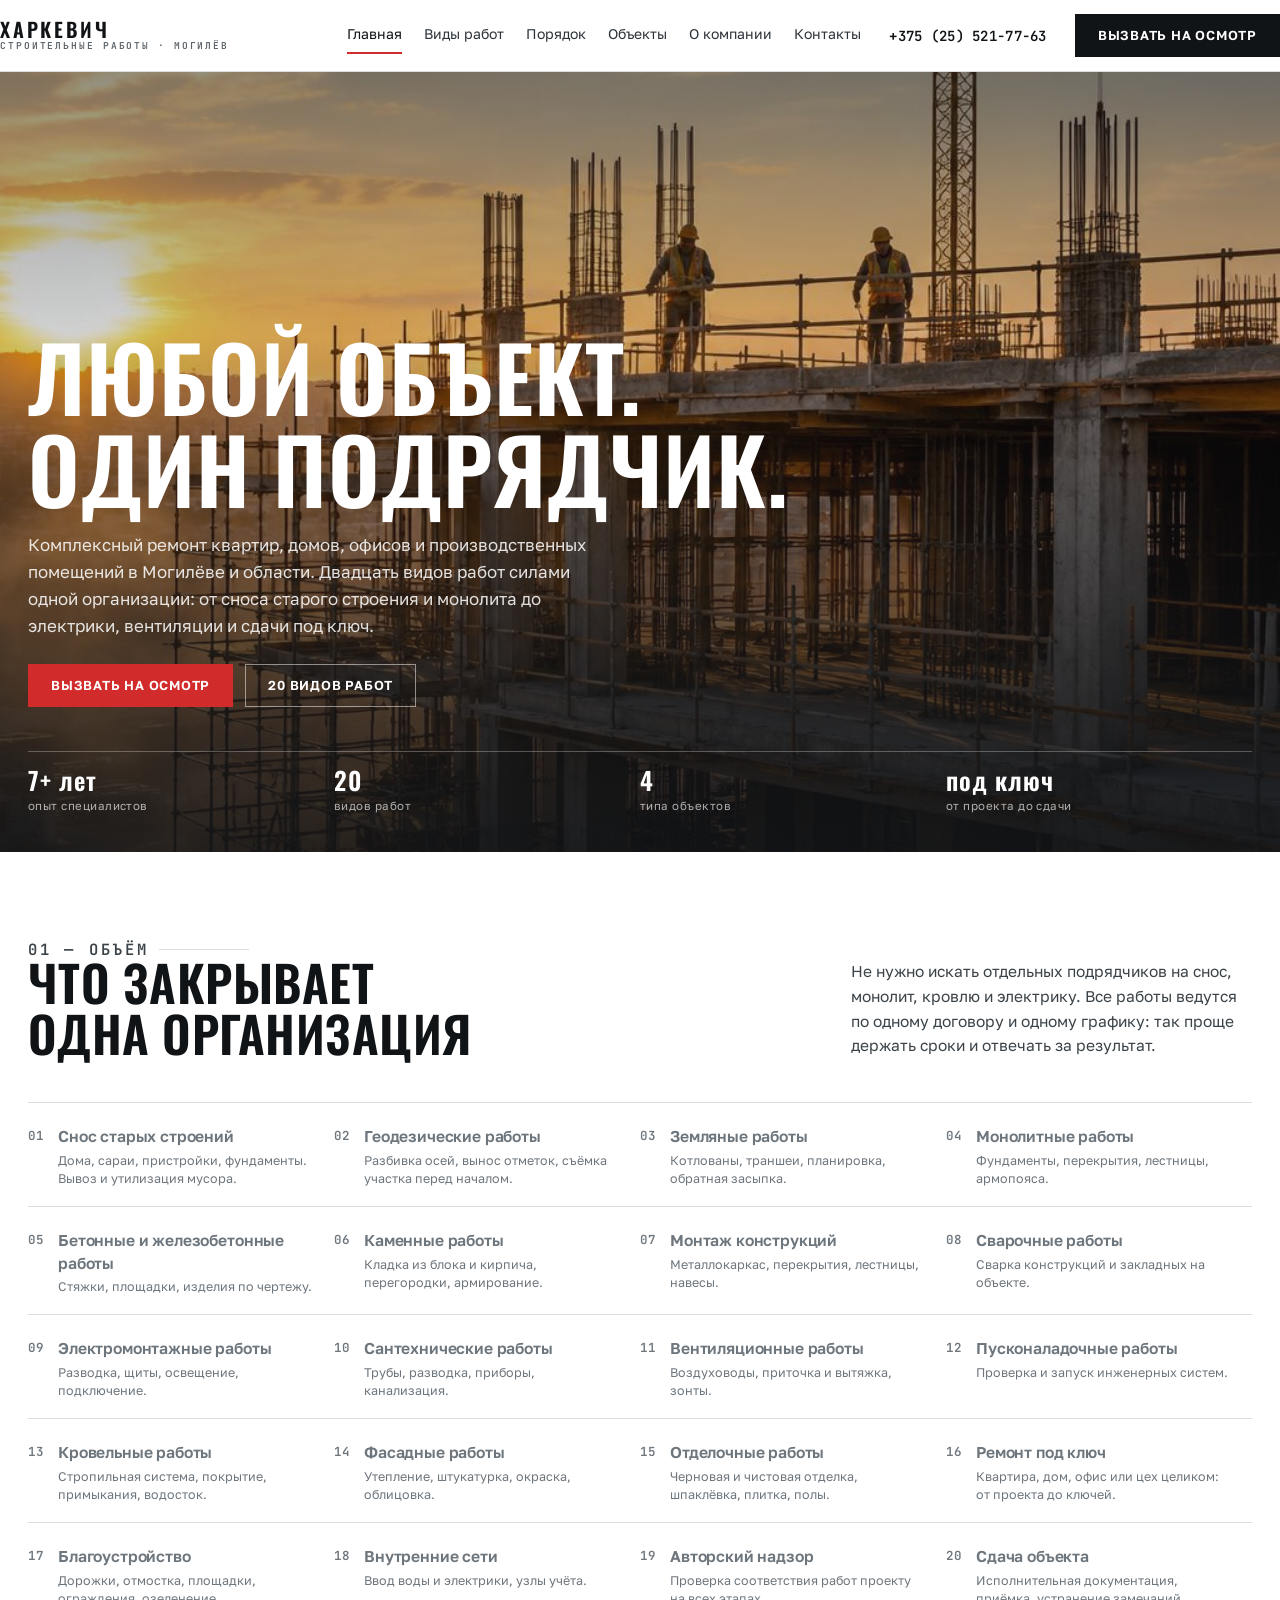
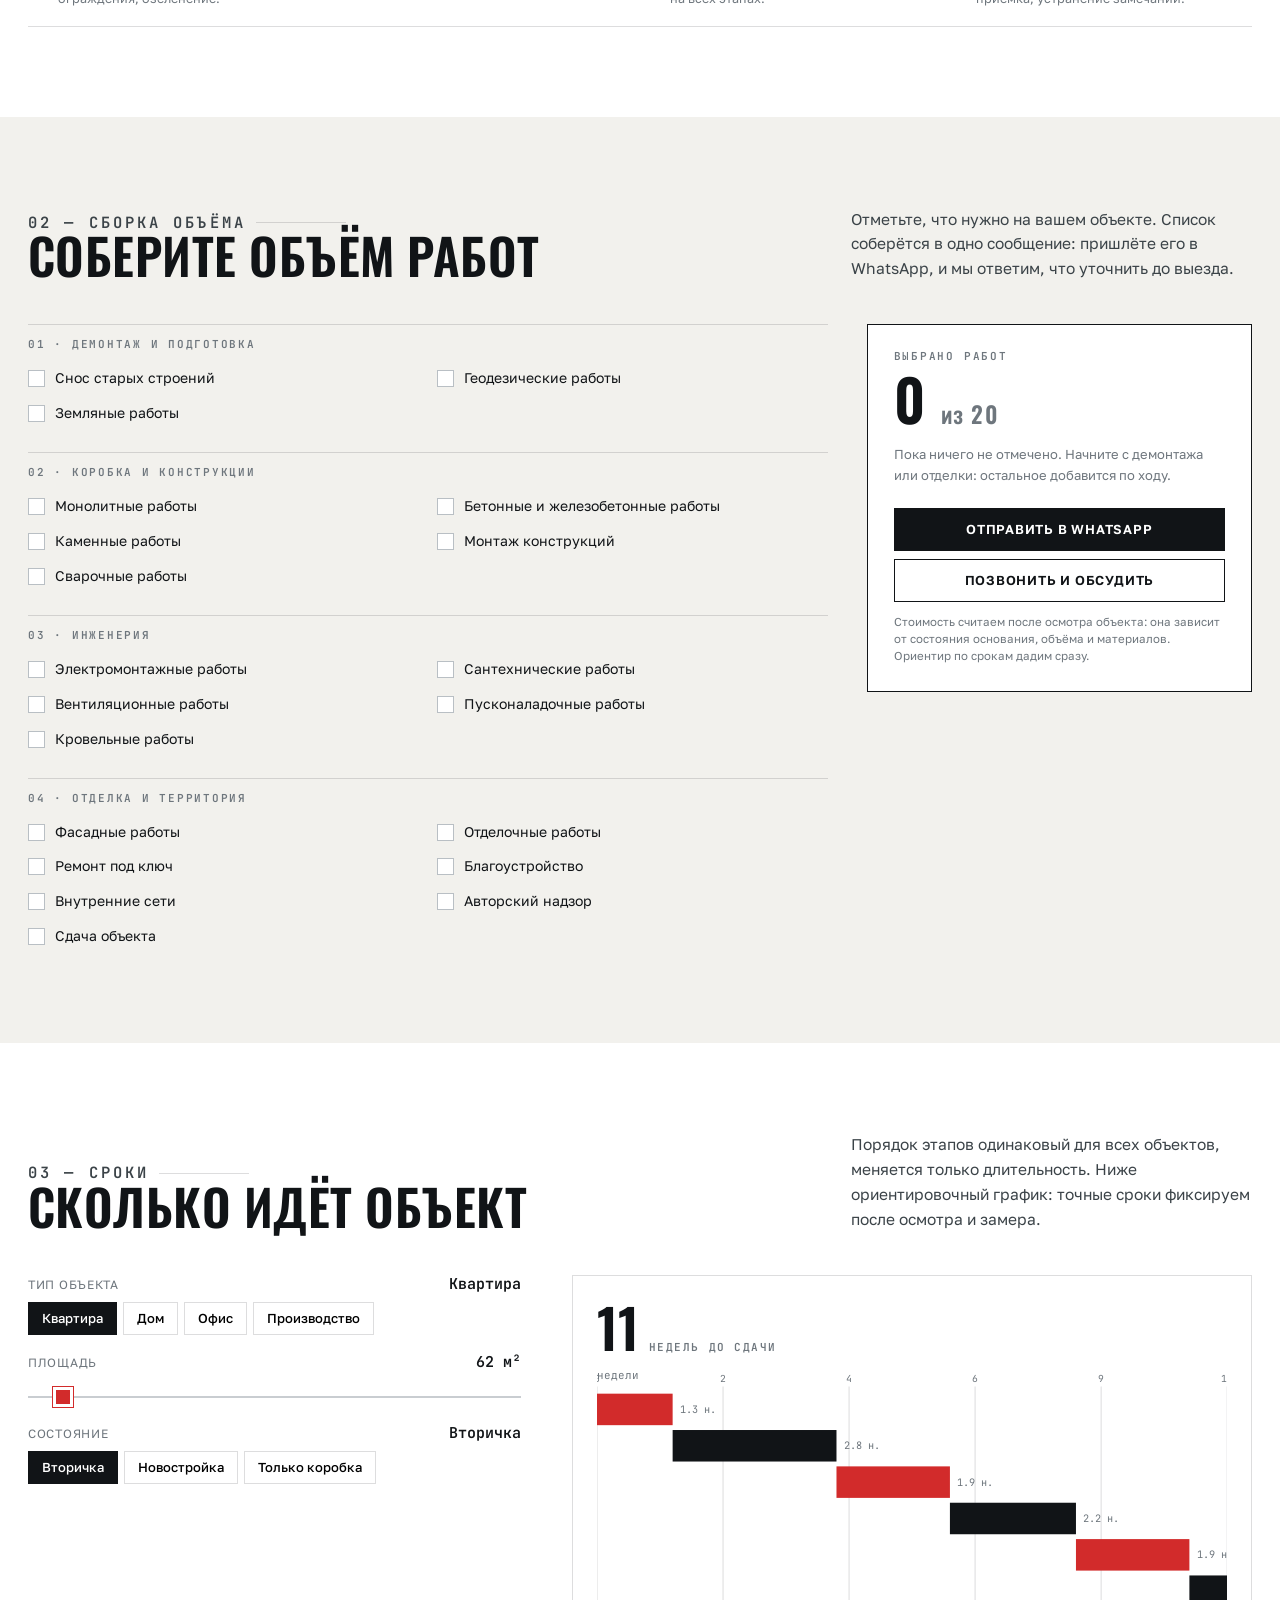
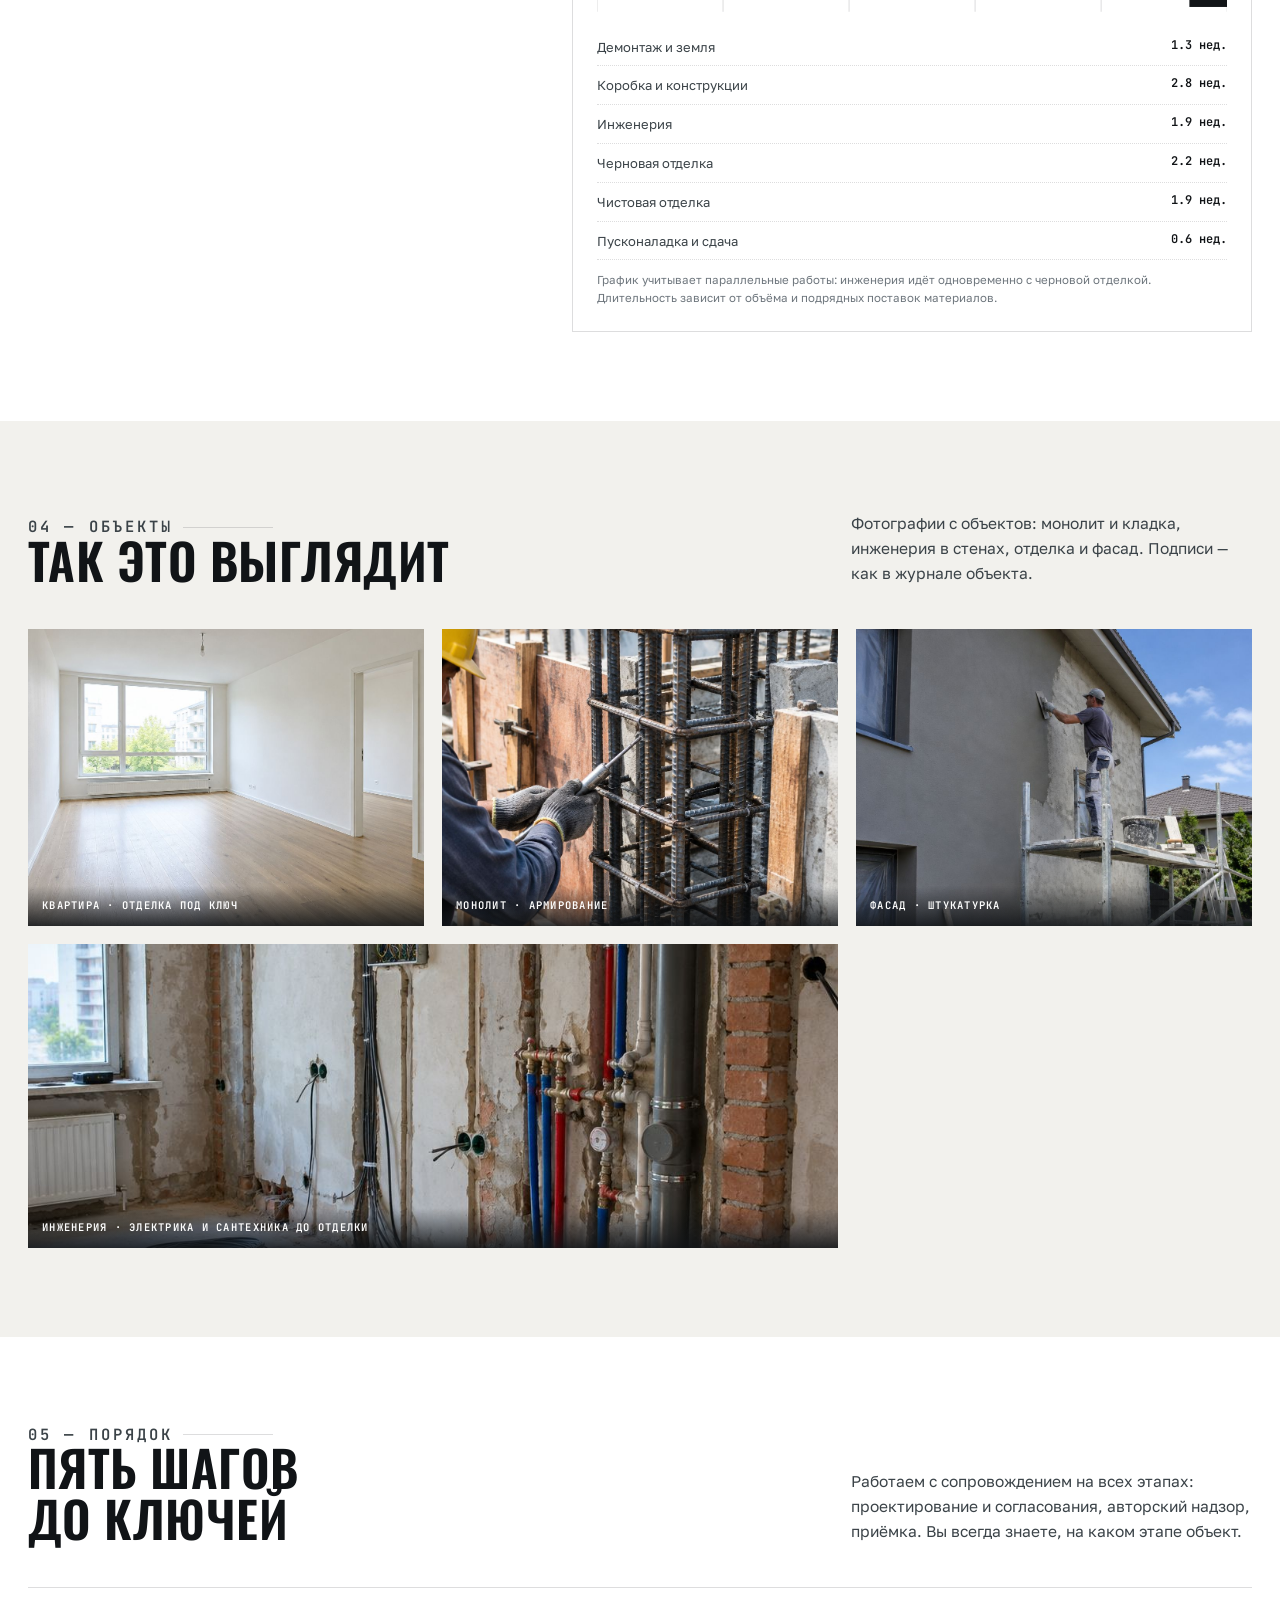
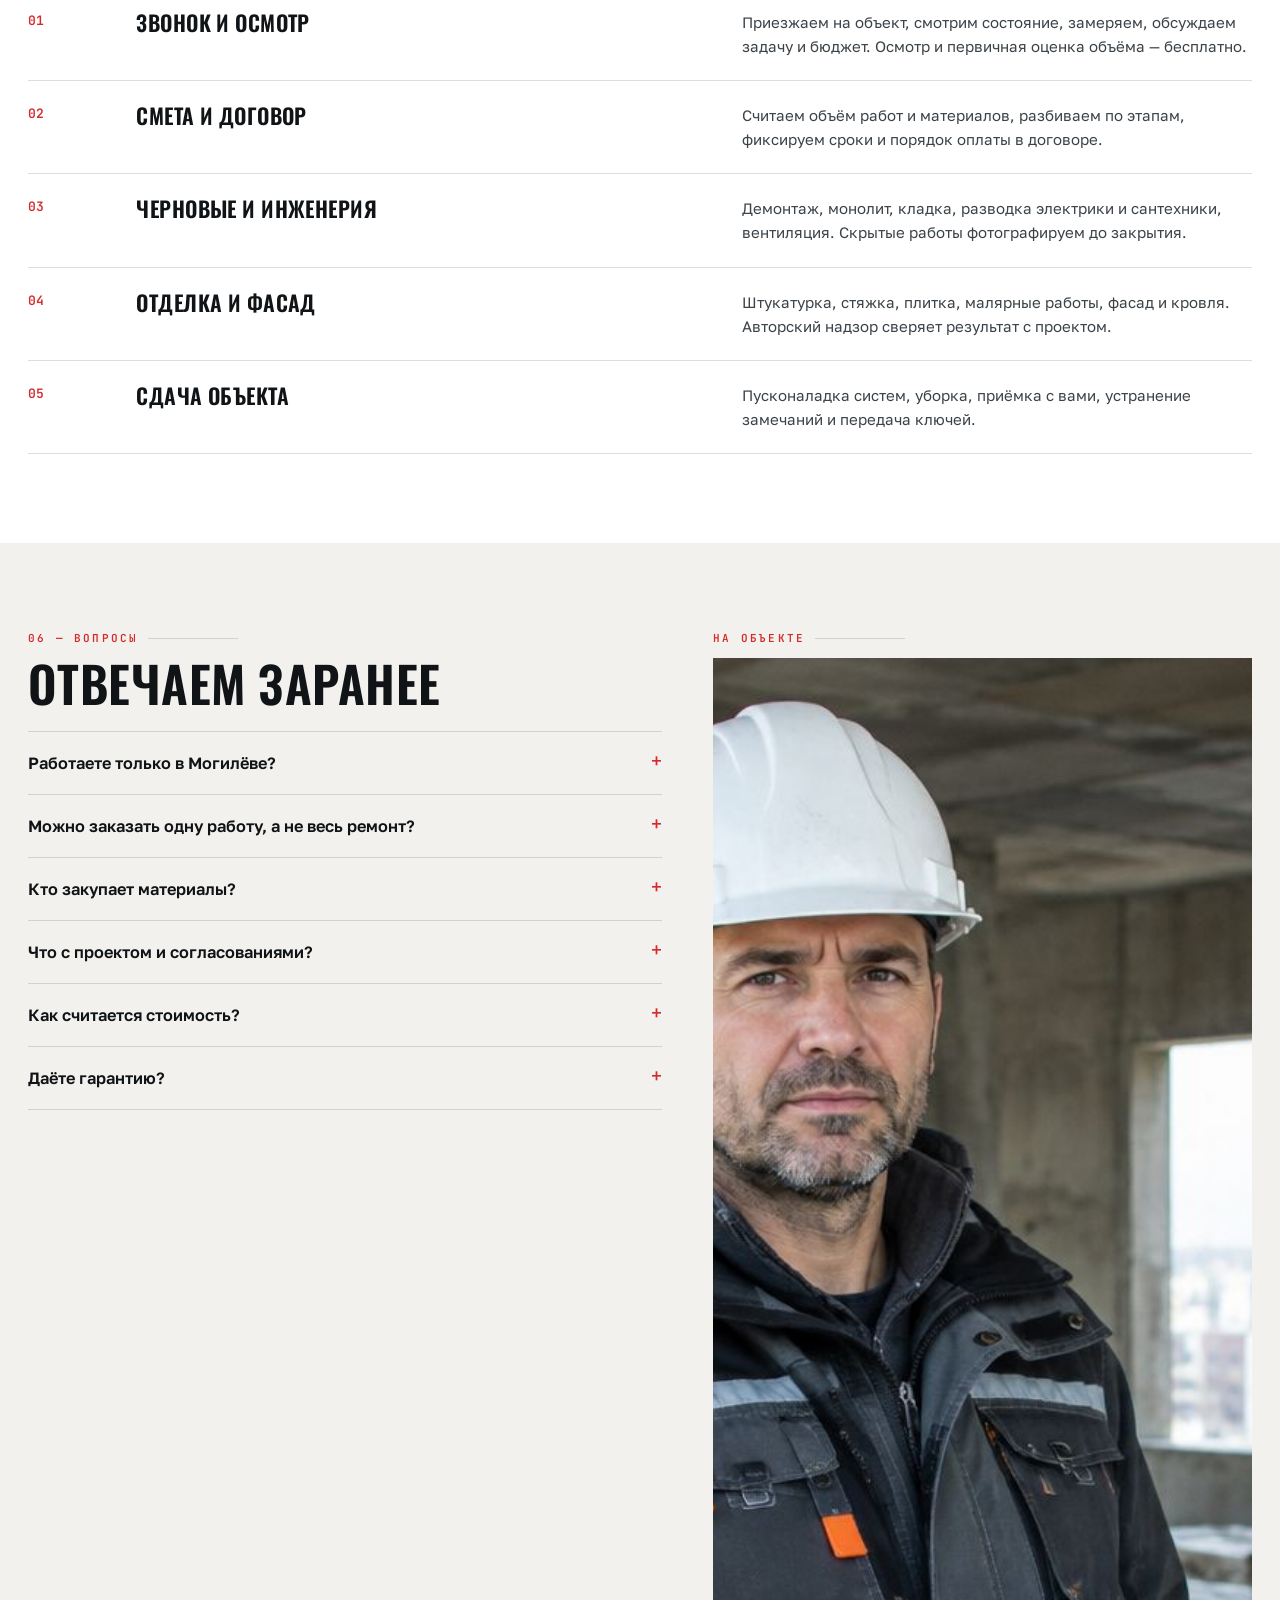
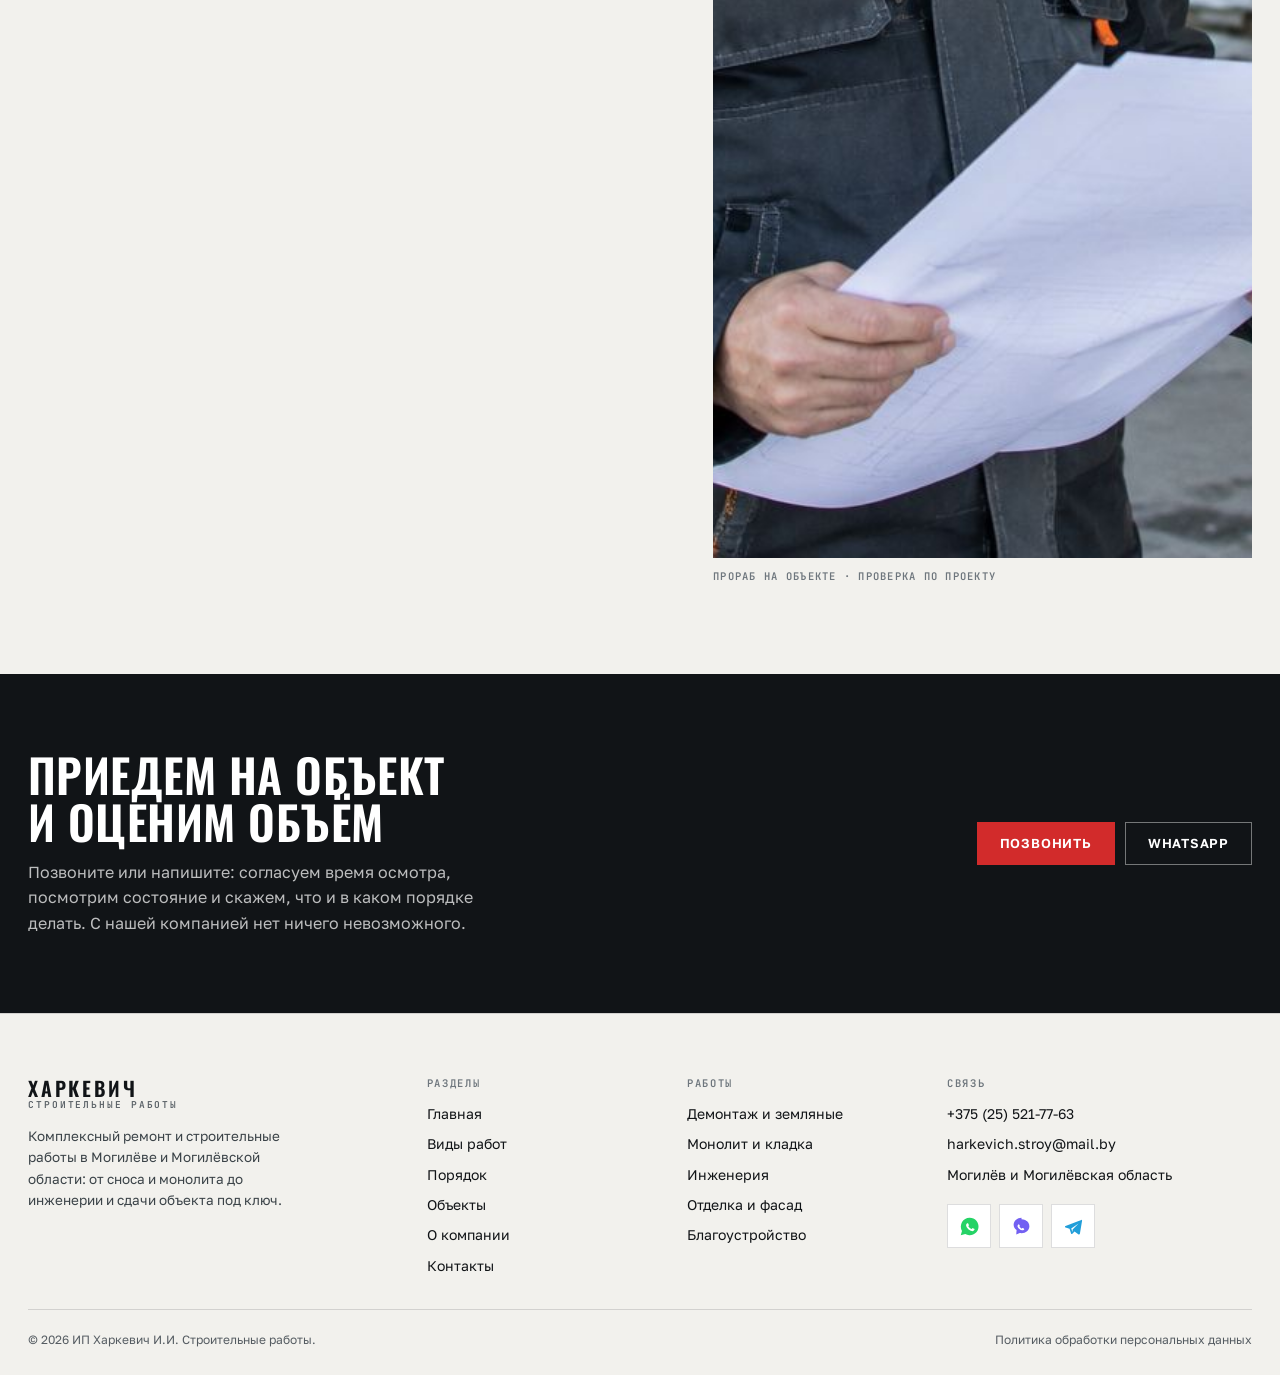
<file: index.html>
<!DOCTYPE html>
<html lang="ru">
<head>
<meta charset="utf-8">
<meta name="viewport" content="width=device-width, initial-scale=1">
<title>ИП Харкевич И.И. — строительные работы и комплексный ремонт в Могилёве</title>
<meta name="description" content="Комплексный ремонт квартир, домов, офисов и производственных помещений в Могилёве и области. 20 видов работ: демонтаж, монолит, кладка, кровля, инженерия, отделка. Тел. +375 (25) 521-77-63.">
<style>
:root{--paper:#fff;--mist:#F2F1ED;--ink:#111417;--graph:#6E767D;--line:rgba(17,20,23,.14);
--red:#D22B2B;--pad:28px;--max:1280px;--disp:'Oswald',Impact,sans-serif;--body:'Golos Text',system-ui,sans-serif;
--mono:'JetBrains Mono',ui-monospace,monospace}
*{box-sizing:border-box}html{-webkit-text-size-adjust:100%}
body{margin:0;background:var(--paper);color:var(--ink);font:16px/1.6 var(--body);-webkit-font-smoothing:antialiased}
img{max-width:100%;display:block}h1,h2,h3{margin:0;font-family:var(--disp);font-weight:600;line-height:1.02;letter-spacing:.01em;text-transform:uppercase}
a{color:inherit;text-decoration:none}[hidden]{display:none!important}
.wrap{width:100%;max-width:var(--max);margin:0 auto;padding:0 var(--pad)}
.header{position:sticky;top:0;z-index:40;background:rgba(255,255,255,.96);border-bottom:1px solid var(--line);backdrop-filter:blur(10px)}
.header__in{display:flex;align-items:center;gap:28px;padding:14px 0}
.logo{display:flex;flex-direction:column;line-height:1.05}
.logo b{font:600 20px/1 var(--disp);letter-spacing:.14em}
.logo span{font:600 9.5px/1.4 var(--mono);letter-spacing:.2em;color:#5A6167;text-transform:uppercase}
.nav{display:flex;gap:22px;margin-left:auto;font-size:14px}
.nav a{padding:6px 0;border-bottom:2px solid transparent;color:#2C3339}
.nav a:hover,.nav a.is-on{border-color:var(--red);color:var(--ink)}
.header__tel{font:600 14px/1 var(--mono);letter-spacing:.02em}
.burger{display:none;width:44px;height:40px;border:1px solid var(--line);background:#fff;align-items:center;justify-content:center;flex-direction:column;gap:4px;cursor:pointer}
.burger i{display:block;width:18px;height:2px;background:var(--ink)}
.btn{display:inline-flex;align-items:center;gap:10px;padding:14px 22px;font:600 13px/1 var(--body);letter-spacing:.06em;text-transform:uppercase;border:1px solid var(--ink);background:var(--ink);color:#fff;cursor:pointer;transition:.2s}
.btn:hover{background:var(--red);border-color:var(--red)}
.btn--line{background:transparent;color:var(--ink)}
.btn--line:hover{background:var(--ink);border-color:var(--ink);color:#fff}
.hero{position:relative;min-height:min(92svh,780px);display:flex;align-items:flex-end;color:#fff;overflow:hidden}
.hero__img{position:absolute;inset:0;width:100%;height:100%;object-fit:cover}
.hero::after{content:'';position:absolute;inset:0;background:linear-gradient(180deg,rgba(17,20,23,.45) 0%,rgba(17,20,23,.18) 34%,rgba(17,20,23,.72) 78%,rgba(17,20,23,.9) 100%)}
.hero__in{position:relative;z-index:2;width:100%;padding:clamp(40px,7vw,74px) 0 clamp(24px,3vw,34px)}
.hero h1{font-size:clamp(2.5rem,7.2vw,5.6rem)}
.hero__lede{max-width:52ch;margin:18px 0 24px;color:rgba(255,255,255,.86);font-size:clamp(.95rem,1.4vw,1.06rem)}
.hero__acts{display:flex;flex-wrap:wrap;gap:12px;margin-bottom:clamp(24px,4vw,44px)}
.hero .btn{background:var(--red);border-color:var(--red)}
.hero .btn:hover{background:#fff;border-color:#fff;color:var(--ink)}
.hero .btn--line{background:transparent;border-color:rgba(255,255,255,.5);color:#fff}
.hero .btn--line:hover{background:#fff;color:var(--ink)}
.hero__facts{display:grid;grid-template-columns:repeat(4,minmax(0,1fr));border-top:1px solid rgba(255,255,255,.28)}
.hero__facts div{padding:16px 18px 0 0}
.hero__facts b{display:block;font:600 clamp(1.1rem,2vw,1.55rem)/1 var(--disp);letter-spacing:.04em}
.hero__facts span{font-size:11.5px;color:rgba(255,255,255,.66);letter-spacing:.04em}
.drawer{position:fixed;inset:0;z-index:90;background:rgba(17,20,23,.72);display:none}
.drawer[data-open]{display:block}
.drawer__in{position:absolute;inset:0 0 0 auto;width:min(420px,92vw);background:#fff;padding:26px;overflow-y:auto}
body.is-locked{overflow:hidden}
.mbar{display:none}
@media (max-width:1020px){
  .nav{display:none}.burger{display:flex}
  .header__tel{font-size:13px}
  .hero__facts{grid-template-columns:1fr 1fr}
}
</style>
<link rel="preconnect" href="https://fonts.googleapis.com">
<link rel="preconnect" href="https://fonts.gstatic.com" crossorigin>
<link href="https://fonts.googleapis.com/css2?family=Oswald:wght@400;500;600;700&family=Golos+Text:wght@400;500;600;700&family=JetBrains+Mono:wght@400;600&display=swap" rel="stylesheet">
<link rel="stylesheet" href="assets/css/style.css">
<link rel="icon" href="assets/img/favicon.svg" type="image/svg+xml">

</head>
<body>
<header class="header"><div class="wrap header__in">
<a class="logo" href="index.html"><b>ХАРКЕВИЧ</b><span>строительные работы · Могилёв</span></a>
<nav class="nav" aria-label="Основное меню"><a href="index.html" class="is-on">Главная</a><a href="uslugi.html">Виды работ</a><a href="etapy.html">Порядок</a><a href="raboty.html">Объекты</a><a href="o-kompanii.html">О компании</a><a href="kontakty.html">Контакты</a></nav>
<a class="header__tel" href="tel:+375255217763">+375 (25) 521-77-63</a>
<a class="btn" href="https://wa.me/375255217763" target="_blank" rel="noopener">Вызвать на осмотр</a>
<button class="burger" type="button" aria-label="Меню" aria-expanded="false" aria-controls="drawer"><i></i><i></i><i></i></button>
</div></header>
<div class="drawer" id="drawer" role="dialog" aria-modal="true" aria-label="Меню" hidden>
<div class="drawer__in">
<div style="display:flex;justify-content:space-between;align-items:center;margin-bottom:22px">
<a class="logo" href="index.html"><b>ХАРКЕВИЧ</b><span>строительные работы</span></a>
<button class="burger" type="button" data-close aria-label="Закрыть меню" style="display:flex"><i style="transform:rotate(45deg) translateY(3px)"></i><i style="transform:rotate(-45deg) translateY(-3px)"></i></button>
</div>
<nav style="display:grid;gap:2px;font:600 20px/1 var(--disp);text-transform:uppercase;letter-spacing:.04em;margin-bottom:24px">
<a href="index.html" style="padding:14px 0;border-bottom:1px solid var(--line)">Главная</a><a href="uslugi.html" style="padding:14px 0;border-bottom:1px solid var(--line)">Виды работ</a><a href="etapy.html" style="padding:14px 0;border-bottom:1px solid var(--line)">Порядок</a><a href="raboty.html" style="padding:14px 0;border-bottom:1px solid var(--line)">Объекты</a><a href="o-kompanii.html" style="padding:14px 0;border-bottom:1px solid var(--line)">О компании</a><a href="kontakty.html" style="padding:14px 0;border-bottom:1px solid var(--line)">Контакты</a>
</nav>
<a class="btn" style="width:100%;justify-content:center" href="tel:+375255217763">Позвонить +375 (25) 521-77-63</a>
<p style="font-size:13px;color:var(--graph);margin:14px 0 0">Могилёв и Могилёвская область. Выезд на объект для осмотра и оценки объёма работ.</p>
</div></div>
<main>
<section class="hero">
<img class="hero__img" src="assets/img/hero.jpg" alt="Строительная площадка: монолитный каркас и рабочие на объекте" width="1800" height="1000" fetchpriority="high">
<div class="hero__in"><div class="wrap">
<h1>Любой объект.<br>Один подрядчик.</h1>
<p class="hero__lede">Комплексный ремонт квартир, домов, офисов и производственных помещений в Могилёве и области. Двадцать видов работ силами одной организации: от сноса старого строения и монолита до электрики, вентиляции и сдачи под ключ.</p>
<div class="hero__acts">
<a class="btn" href="https://wa.me/375255217763" target="_blank" rel="noopener">Вызвать на осмотр</a>
<a class="btn btn--line" href="uslugi.html">20 видов работ</a>
</div>
<div class="hero__facts">
<div><b>7+ лет</b><span>опыт специалистов</span></div>
<div><b>20</b><span>видов работ</span></div>
<div><b>4</b><span>типа объектов</span></div>
<div><b>под ключ</b><span>от проекта до сдачи</span></div>
</div>
</div></div>
</section>

<section class="section" id="works"><div class="wrap">
<div class="sec-head"><div><p class="kick">01 — объём</p><h2 class="h2">Что закрывает<br>одна организация</h2></div>
<p>Не нужно искать отдельных подрядчиков на снос, монолит, кровлю и электрику. Все работы ведутся по одному договору и одному графику: так проще держать сроки и отвечать за результат.</p></div>
<div class="works"><a class="work work--link" href="uslugi.html"><span class="work__n">01</span><span><b>Снос старых строений</b><span>Дома, сараи, пристройки, фундаменты. Вывоз и утилизация мусора.</span></span></a><a class="work work--link" href="uslugi.html"><span class="work__n">02</span><span><b>Геодезические работы</b><span>Разбивка осей, вынос отметок, съёмка участка перед началом.</span></span></a><a class="work work--link" href="uslugi.html"><span class="work__n">03</span><span><b>Земляные работы</b><span>Котлованы, траншеи, планировка, обратная засыпка.</span></span></a><a class="work work--link" href="uslugi.html"><span class="work__n">04</span><span><b>Монолитные работы</b><span>Фундаменты, перекрытия, лестницы, армопояса.</span></span></a><a class="work work--link" href="uslugi.html"><span class="work__n">05</span><span><b>Бетонные и железобетонные работы</b><span>Стяжки, площадки, изделия по чертежу.</span></span></a><a class="work work--link" href="uslugi.html"><span class="work__n">06</span><span><b>Каменные работы</b><span>Кладка из блока и кирпича, перегородки, армирование.</span></span></a><a class="work work--link" href="uslugi.html"><span class="work__n">07</span><span><b>Монтаж конструкций</b><span>Металлокаркас, перекрытия, лестницы, навесы.</span></span></a><a class="work work--link" href="uslugi.html"><span class="work__n">08</span><span><b>Сварочные работы</b><span>Сварка конструкций и закладных на объекте.</span></span></a><a class="work work--link" href="uslugi.html"><span class="work__n">09</span><span><b>Электромонтажные работы</b><span>Разводка, щиты, освещение, подключение.</span></span></a><a class="work work--link" href="uslugi.html"><span class="work__n">10</span><span><b>Сантехнические работы</b><span>Трубы, разводка, приборы, канализация.</span></span></a><a class="work work--link" href="uslugi.html"><span class="work__n">11</span><span><b>Вентиляционные работы</b><span>Воздуховоды, приточка и вытяжка, зонты.</span></span></a><a class="work work--link" href="uslugi.html"><span class="work__n">12</span><span><b>Пусконаладочные работы</b><span>Проверка и запуск инженерных систем.</span></span></a><a class="work work--link" href="uslugi.html"><span class="work__n">13</span><span><b>Кровельные работы</b><span>Стропильная система, покрытие, примыкания, водосток.</span></span></a><a class="work work--link" href="uslugi.html"><span class="work__n">14</span><span><b>Фасадные работы</b><span>Утепление, штукатурка, окраска, облицовка.</span></span></a><a class="work work--link" href="uslugi.html"><span class="work__n">15</span><span><b>Отделочные работы</b><span>Черновая и чистовая отделка, шпаклёвка, плитка, полы.</span></span></a><a class="work work--link" href="uslugi.html"><span class="work__n">16</span><span><b>Ремонт под ключ</b><span>Квартира, дом, офис или цех целиком: от проекта до ключей.</span></span></a><a class="work work--link" href="uslugi.html"><span class="work__n">17</span><span><b>Благоустройство</b><span>Дорожки, отмостка, площадки, ограждения, озеленение.</span></span></a><a class="work work--link" href="uslugi.html"><span class="work__n">18</span><span><b>Внутренние сети</b><span>Ввод воды и электрики, узлы учёта.</span></span></a><a class="work work--link" href="uslugi.html"><span class="work__n">19</span><span><b>Авторский надзор</b><span>Проверка соответствия работ проекту на всех этапах.</span></span></a><a class="work work--link" href="uslugi.html"><span class="work__n">20</span><span><b>Сдача объекта</b><span>Исполнительная документация, приёмка, устранение замечаний.</span></span></a></div>
</div></section>

<section class="section section--mist" id="scope"><div class="wrap">
<div class="sec-head"><div><p class="kick">02 — сборка объёма</p><h2 class="h2">Соберите объём работ</h2></div>
<p>Отметьте, что нужно на вашем объекте. Список соберётся в одно сообщение: пришлёте его в WhatsApp, и мы ответим, что уточнить до выезда.</p></div>
<div class="scope">
<div class="scope__groups"><div class="gr"><div class="gr__t">01 · Демонтаж и подготовка</div><div class="gr__list"><label class="chk"><input type="checkbox" data-w="Снос старых строений"><span>Снос старых строений</span></label><label class="chk"><input type="checkbox" data-w="Геодезические работы"><span>Геодезические работы</span></label><label class="chk"><input type="checkbox" data-w="Земляные работы"><span>Земляные работы</span></label></div></div><div class="gr"><div class="gr__t">02 · Коробка и конструкции</div><div class="gr__list"><label class="chk"><input type="checkbox" data-w="Монолитные работы"><span>Монолитные работы</span></label><label class="chk"><input type="checkbox" data-w="Бетонные и железобетонные работы"><span>Бетонные и железобетонные работы</span></label><label class="chk"><input type="checkbox" data-w="Каменные работы"><span>Каменные работы</span></label><label class="chk"><input type="checkbox" data-w="Монтаж конструкций"><span>Монтаж конструкций</span></label><label class="chk"><input type="checkbox" data-w="Сварочные работы"><span>Сварочные работы</span></label></div></div><div class="gr"><div class="gr__t">03 · Инженерия</div><div class="gr__list"><label class="chk"><input type="checkbox" data-w="Электромонтажные работы"><span>Электромонтажные работы</span></label><label class="chk"><input type="checkbox" data-w="Сантехнические работы"><span>Сантехнические работы</span></label><label class="chk"><input type="checkbox" data-w="Вентиляционные работы"><span>Вентиляционные работы</span></label><label class="chk"><input type="checkbox" data-w="Пусконаладочные работы"><span>Пусконаладочные работы</span></label><label class="chk"><input type="checkbox" data-w="Кровельные работы"><span>Кровельные работы</span></label></div></div><div class="gr"><div class="gr__t">04 · Отделка и территория</div><div class="gr__list"><label class="chk"><input type="checkbox" data-w="Фасадные работы"><span>Фасадные работы</span></label><label class="chk"><input type="checkbox" data-w="Отделочные работы"><span>Отделочные работы</span></label><label class="chk"><input type="checkbox" data-w="Ремонт под ключ"><span>Ремонт под ключ</span></label><label class="chk"><input type="checkbox" data-w="Благоустройство"><span>Благоустройство</span></label><label class="chk"><input type="checkbox" data-w="Внутренние сети"><span>Внутренние сети</span></label><label class="chk"><input type="checkbox" data-w="Авторский надзор"><span>Авторский надзор</span></label><label class="chk"><input type="checkbox" data-w="Сдача объекта"><span>Сдача объекта</span></label></div></div></div>
<div class="scope__sum">
<div class="scope__lbl">Выбрано работ</div>
<div class="scope__n"><span id="scN">0</span> <span style="font-size:.4em;color:var(--graph)">из 20</span></div>
<ul class="scope__list" id="scList" hidden></ul>
<p class="scope__empty" id="scEmpty">Пока ничего не отмечено. Начните с демонтажа или отделки: остальное добавится по ходу.</p>
<a class="btn" id="scSend" href="https://wa.me/375255217763" target="_blank" rel="noopener">Отправить в WhatsApp</a>
<a class="btn btn--line" href="tel:+375255217763" style="margin-top:8px">Позвонить и обсудить</a>
<p class="scope__note">Стоимость считаем после осмотра объекта: она зависит от состояния основания, объёма и материалов. Ориентир по срокам дадим сразу.</p>
</div>
</div>
</div></section>

<section class="section" id="terms"><div class="wrap">
<div class="sec-head"><div><p class="kick">03 — сроки</p><h2 class="h2">Сколько идёт объект</h2></div>
<p>Порядок этапов одинаковый для всех объектов, меняется только длительность. Ниже ориентировочный график: точные сроки фиксируем после осмотра и замера.</p></div>
<div class="gantt">
<div>
<div class="ctl"><div class="ctl__l"><span>Тип объекта</span><b id="gTypeL">Квартира</b></div>
<div class="chips" id="gType">
<button class="chip is-on" type="button" data-t="flat">Квартира</button>
<button class="chip" type="button" data-t="house">Дом</button>
<button class="chip" type="button" data-t="office">Офис</button>
<button class="chip" type="button" data-t="industrial">Производство</button>
</div></div>
<div class="ctl"><div class="ctl__l"><span>Площадь</span><b id="gAreaL">62 м²</b></div>
<input class="rng" type="range" id="gArea" min="20" max="800" step="2" value="62" aria-label="Площадь объекта, квадратные метры">
</div>
<div class="ctl"><div class="ctl__l"><span>Состояние</span><b id="gStateL">Вторичка</b></div>
<div class="chips" id="gState">
<button class="chip is-on" type="button" data-s="second">Вторичка</button>
<button class="chip" type="button" data-s="new">Новостройка</button>
<button class="chip" type="button" data-s="shell">Только коробка</button>
</div></div>
</div>
<div class="gantt__out">
<div class="gantt__total"><b id="gTotal">—</b><span>недель до сдачи</span></div>
<svg id="gSvg" viewBox="0 0 520 190" role="img" aria-label="Диаграмма этапов работ"></svg>
<div class="gantt__rows" id="gRows"></div>
<p class="gantt__note">График учитывает параллельные работы: инженерия идёт одновременно с черновой отделкой. Длительность зависит от объёма и подрядных поставок материалов.</p>
</div>
</div>
</div></section>

<section class="section section--mist"><div class="wrap">
<div class="sec-head"><div><p class="kick">04 — объекты</p><h2 class="h2">Так это выглядит</h2></div>
<p>Фотографии с объектов: монолит и кладка, инженерия в стенах, отделка и фасад. Подписи — как в журнале объекта.</p></div>
<div class="gal">
<figure><img src="assets/img/flat.jpg" alt="Квартира после комплексного ремонта" width="1400" height="1050" loading="lazy"><figcaption>Квартира · отделка под ключ</figcaption></figure>
<figure><img src="assets/img/monolit.jpg" alt="Армирование и опалубка монолитного участка" width="1400" height="1050" loading="lazy"><figcaption>Монолит · армирование</figcaption></figure>
<figure><img src="assets/img/fasad.jpg" alt="Фасадные работы на доме" width="1400" height="1050" loading="lazy"><figcaption>Фасад · штукатурка</figcaption></figure>
<figure class="wide"><img src="assets/img/eng.jpg" alt="Разводка электрики и сантехники в стенах" width="1600" height="700" loading="lazy"><figcaption>Инженерия · электрика и сантехника до отделки</figcaption></figure>
</div>
</div></section>

<section class="section"><div class="wrap">
<div class="sec-head"><div><p class="kick">05 — порядок</p><h2 class="h2">Пять шагов<br>до ключей</h2></div>
<p>Работаем с сопровождением на всех этапах: проектирование и согласования, авторский надзор, приёмка. Вы всегда знаете, на каком этапе объект.</p></div>
<div class="steps">
<div class="step"><span class="step__n">01</span><b>Звонок и осмотр</b><p>Приезжаем на объект, смотрим состояние, замеряем, обсуждаем задачу и бюджет. Осмотр и первичная оценка объёма — бесплатно.</p></div>
<div class="step"><span class="step__n">02</span><b>Смета и договор</b><p>Считаем объём работ и материалов, разбиваем по этапам, фиксируем сроки и порядок оплаты в договоре.</p></div>
<div class="step"><span class="step__n">03</span><b>Черновые и инженерия</b><p>Демонтаж, монолит, кладка, разводка электрики и сантехники, вентиляция. Скрытые работы фотографируем до закрытия.</p></div>
<div class="step"><span class="step__n">04</span><b>Отделка и фасад</b><p>Штукатурка, стяжка, плитка, малярные работы, фасад и кровля. Авторский надзор сверяет результат с проектом.</p></div>
<div class="step"><span class="step__n">05</span><b>Сдача объекта</b><p>Пусконаладка систем, уборка, приёмка с вами, устранение замечаний и передача ключей.</p></div>
</div>
</div></section>

<section class="section section--mist"><div class="wrap"><div class="two">
<div><p class="kick">06 — вопросы</p><h2 class="h2" style="margin-bottom:22px">Отвечаем заранее</h2>
<div class="faq">
<details><summary>Работаете только в Могилёве?</summary><p>Могилёв и Могилёвская область — основной регион. По комплексным объектам выезжаем и в другие области Республики Беларусь, условия обсуждаем отдельно.</p></details>
<details><summary>Можно заказать одну работу, а не весь ремонт?</summary><p>Да. Берём и отдельные виды работ: демонтаж, монолит, кладку, кровлю, инженерию, отделку. Комплексный объект просто удобнее: один график и один ответственный.</p></details>
<details><summary>Кто закупает материалы?</summary><p>Можем работать и по вашим материалам, и по своим — от проверенных производителей. Во втором случае материалы идут отдельной строкой в смете.</p></details>
<details><summary>Что с проектом и согласованиями?</summary><p>Сопровождаем объект от проектирования и согласования в надзорных органах до сдачи. Если проект уже есть, работаем по нему и ведём авторский надзор за соответствием.</p></details>
<details><summary>Как считается стоимость?</summary><p>После осмотра: по объёму работ, состоянию основания и выбранным материалам. В смете каждая строка с единицей измерения, без «пакета целиком».</p></details>
<details><summary>Даёте гарантию?</summary><p>Да, на выполненные работы. Условия и срок фиксируются в договоре, замечания по гарантии устраняем за свой счёт.</p></details>
</div></div>
<div><p class="kick">на объекте</p>
<figure style="margin:0"><img src="assets/img/team.jpg" alt="Прораб на объекте с чертежами" width="1200" height="1500" style="aspect-ratio:4/5;object-fit:cover;width:100%" loading="lazy">
<figcaption style="font:600 10.5px/1.6 var(--mono);letter-spacing:.12em;text-transform:uppercase;color:var(--graph);margin-top:10px">Прораб на объекте · проверка по проекту</figcaption></figure>
</div>
</div></div></section>

<section class="cta"><div class="wrap cta__in">
<div><h2>Приедем на объект<br>и оценим объём</h2>
<p>Позвоните или напишите: согласуем время осмотра, посмотрим состояние и скажем, что и в каком порядке делать. С нашей компанией нет ничего невозможного.</p></div>
<div class="cta__acts"><a class="btn" href="tel:+375255217763">Позвонить</a><a class="btn btn--line" href="https://wa.me/375255217763" target="_blank" rel="noopener">WhatsApp</a></div>
</div></section>
</main>
<footer class="footer"><div class="wrap">
<div class="footer__top">
<div class="footer__about"><a class="logo" href="index.html"><b>ХАРКЕВИЧ</b><span>строительные работы</span></a>
<p>Комплексный ремонт и строительные работы в Могилёве и Могилёвской области: от сноса и монолита до инженерии и сдачи объекта под ключ.</p></div>
<div><h4>Разделы</h4><ul><li><a href="index.html">Главная</a></li><li><a href="uslugi.html">Виды работ</a></li><li><a href="etapy.html">Порядок</a></li><li><a href="raboty.html">Объекты</a></li><li><a href="o-kompanii.html">О компании</a></li><li><a href="kontakty.html">Контакты</a></li></ul></div>
<div><h4>Работы</h4><ul><li><a href="uslugi.html">Демонтаж и земляные</a></li><li><a href="uslugi.html">Монолит и кладка</a></li><li><a href="uslugi.html">Инженерия</a></li><li><a href="uslugi.html">Отделка и фасад</a></li><li><a href="uslugi.html">Благоустройство</a></li></ul></div>
<div><h4>Связь</h4><ul>
<li><a href="tel:+375255217763">+375 (25) 521-77-63</a></li>
<li><a href="mailto:harkevich.stroy@mail.by">harkevich.stroy@mail.by</a></li>
<li>Могилёв и Могилёвская область</li>
<li style="margin-top:10px"><div class="msgr"><a href="https://wa.me/375255217763" target="_blank" rel="noopener" aria-label="WhatsApp" style="color:#25D366"><svg viewBox="0 0 24 24" fill="currentColor" aria-hidden="true"><path d="M12 2a10 10 0 0 0-8.6 15L2 22l5.2-1.4A10 10 0 1 0 12 2m5.3 14.1c-.2.6-1.2 1.2-1.9 1.2-.5 0-1.1 0-2-.4a11 11 0 0 1-4.4-3.9c-.5-.8-.9-1.7-.9-2.5 0-.7.4-1.4.9-1.8.2-.2.4-.3.6-.3h.5c.2 0 .4 0 .5.4l.7 1.6c0 .2 0 .3-.1.5l-.4.5c-.1.2-.2.3 0 .5a8 8 0 0 0 3.4 2.9c.2.1.4.1.5-.1l.6-.7c.1-.2.3-.2.5-.1l1.6.8c.2.1.3.2.3.4s0 .5-.1.9"/></svg></a><a href="viber://chat?number=%2B375255217763" aria-label="Viber" style="color:#7360F2"><svg viewBox="0 0 24 24" fill="currentColor" aria-hidden="true"><path d="M12 2C7 2 3 5.6 3 10c0 2.5 1.3 4.7 3.4 6.1L6 21l4-1.6c.6.1 1.3.2 2 .2 5 0 9-3.6 9-8s-4-8-9-8m3.6 11.3c-.4.9-1.9 1.6-2.7 1.5-2.4-.3-4.6-2.1-5.4-4.4-.3-.8.2-2 1-2.4.3-.2.7 0 .9.3l.7 1.2c.1.3 0 .5-.2.7-.3.2-.2.5.1.9.6.8 1.2 1.2 1.9 1.5.4.2.6 0 .8-.2s.4-.3.7-.2l1.3.6c.3.2.3.6.2.9"/></svg></a><a href="https://t.me/+375255217763" target="_blank" rel="noopener" aria-label="Telegram" style="color:#229ED9"><svg viewBox="0 0 24 24" fill="currentColor" aria-hidden="true"><path d="M21.8 4.2 2.9 11.4c-.9.3-.9 1.5 0 1.8l4.6 1.5 1.7 5.3c.2.7 1 .9 1.5.3l2.5-2.6 4.6 3.4c.6.4 1.4 0 1.5-.7l2.5-15c.1-.8-.6-1.4-1.5-1.2M9.4 14.3l8.4-5.6-6.8 6.6-.2 3z"/></svg></a></div></li>
</ul></div>
</div>
<div class="footer__bottom"><span>© <span id="yr">2026</span> ИП Харкевич И.И. Строительные работы.</span>
<span><a href="politika.html">Политика обработки персональных данных</a></span></div>
</div></footer>
<div class="mbar" role="navigation" aria-label="Быстрая связь">
<a href="tel:+375255217763"><svg viewBox="0 0 24 24" fill="currentColor" aria-hidden="true"><path d="M6.6 10.8a15.5 15.5 0 0 0 6.6 6.6l2.2-2.2a1 1 0 0 1 1-.24c1.1.36 2.3.56 3.5.56a1 1 0 0 1 1 1V20a1 1 0 0 1-1 1A17 17 0 0 1 3 4a1 1 0 0 1 1-1h3.5a1 1 0 0 1 1 1c0 1.2.2 2.4.56 3.5a1 1 0 0 1-.25 1z"/></svg>Позвонить</a>
<a href="https://wa.me/375255217763" target="_blank" rel="noopener"><svg viewBox="0 0 24 24" fill="currentColor" aria-hidden="true"><path d="M12 2a10 10 0 0 0-8.6 15L2 22l5.2-1.4A10 10 0 1 0 12 2m5.3 14.1c-.2.6-1.2 1.2-1.9 1.2-.5 0-1.1 0-2-.4a11 11 0 0 1-4.4-3.9c-.5-.8-.9-1.7-.9-2.5 0-.7.4-1.4.9-1.8.2-.2.4-.3.6-.3h.5c.2 0 .4 0 .5.4l.7 1.6c0 .2 0 .3-.1.5l-.4.5c-.1.2-.2.3 0 .5a8 8 0 0 0 3.4 2.9c.2.1.4.1.5-.1l.6-.7c.1-.2.3-.2.5-.1l1.6.8c.2.1.3.2.3.4s0 .5-.1.9"/></svg>WhatsApp</a>
<a href="viber://chat?number=%2B375255217763"><svg viewBox="0 0 24 24" fill="currentColor" aria-hidden="true"><path d="M12 2C7 2 3 5.6 3 10c0 2.5 1.3 4.7 3.4 6.1L6 21l4-1.6c.6.1 1.3.2 2 .2 5 0 9-3.6 9-8s-4-8-9-8m3.6 11.3c-.4.9-1.9 1.6-2.7 1.5-2.4-.3-4.6-2.1-5.4-4.4-.3-.8.2-2 1-2.4.3-.2.7 0 .9.3l.7 1.2c.1.3 0 .5-.2.7-.3.2-.2.5.1.9.6.8 1.2 1.2 1.9 1.5.4.2.6 0 .8-.2s.4-.3.7-.2l1.3.6c.3.2.3.6.2.9"/></svg>Viber</a>
<a href="https://t.me/+375255217763" target="_blank" rel="noopener"><svg viewBox="0 0 24 24" fill="currentColor" aria-hidden="true"><path d="M21.8 4.2 2.9 11.4c-.9.3-.9 1.5 0 1.8l4.6 1.5 1.7 5.3c.2.7 1 .9 1.5.3l2.5-2.6 4.6 3.4c.6.4 1.4 0 1.5-.7l2.5-15c.1-.8-.6-1.4-1.5-1.2M9.4 14.3l8.4-5.6-6.8 6.6-.2 3z"/></svg>Telegram</a>
</div>
<script src="assets/js/main.js"></script>
</body>
</html>
</file>
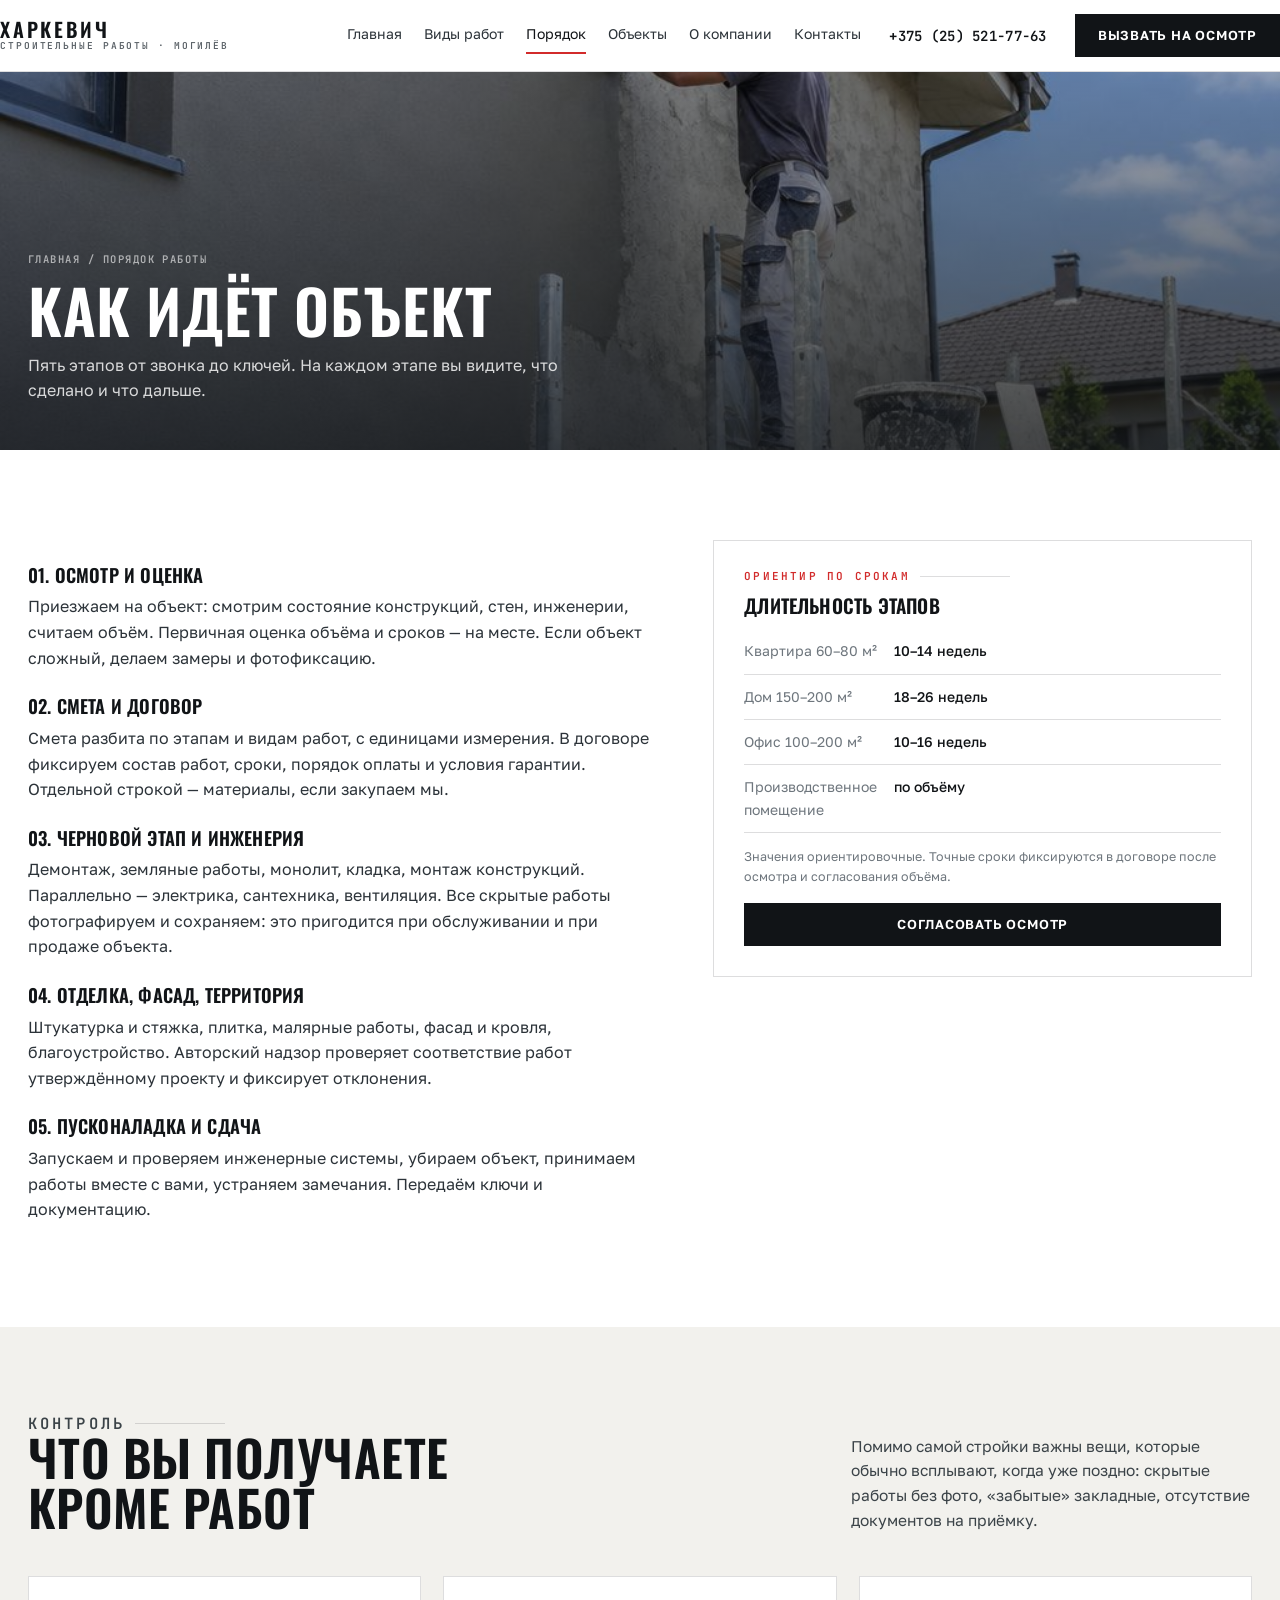
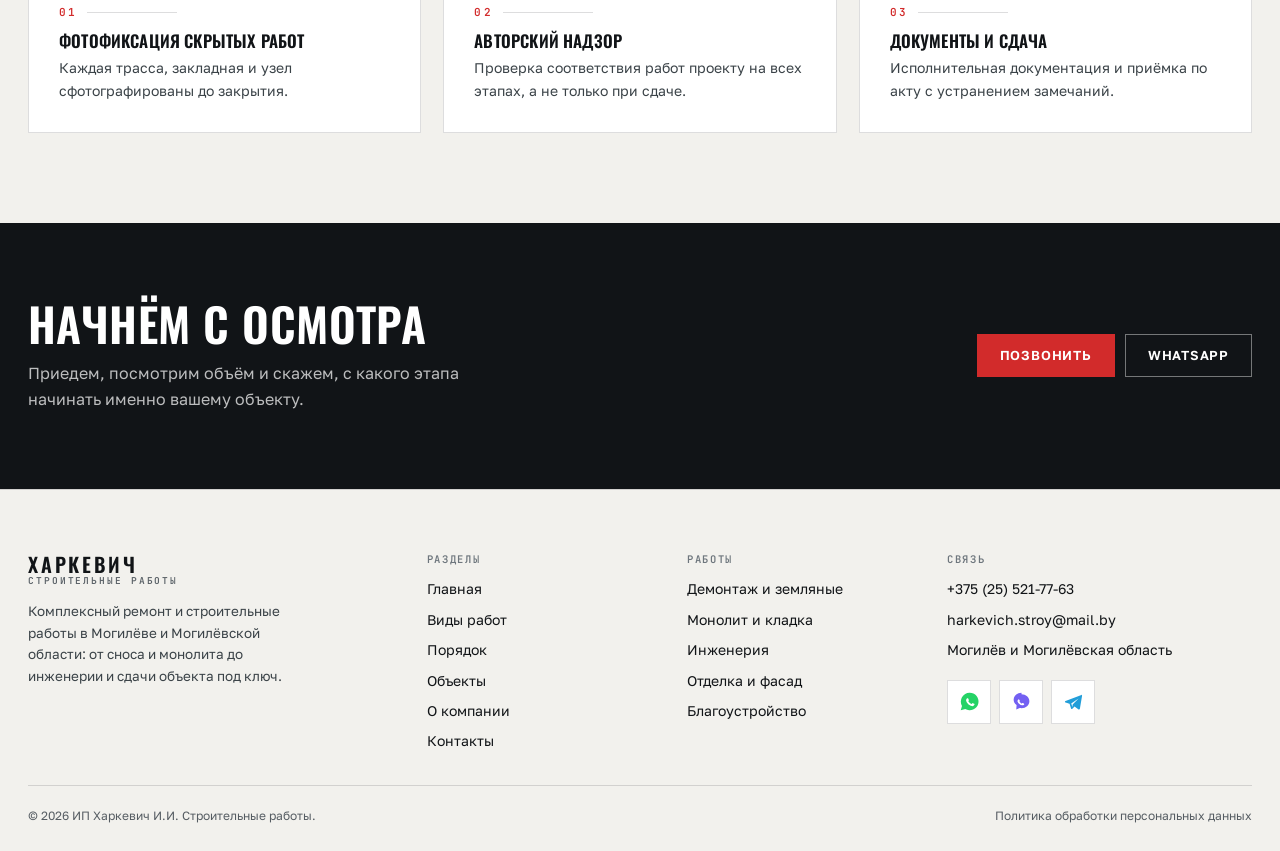
<file: etapy.html>
<!DOCTYPE html>
<html lang="ru">
<head>
<meta charset="utf-8">
<meta name="viewport" content="width=device-width, initial-scale=1">
<title>Порядок работы — ИП Харкевич И.И.</title>
<meta name="description" content="Как идёт объект: осмотр и смета, черновые работы и инженерия, отделка и фасад, пусконаладка и сдача. Авторский надзор и фотофиксация скрытых работ.">
<style>
:root{--paper:#fff;--mist:#F2F1ED;--ink:#111417;--graph:#6E767D;--line:rgba(17,20,23,.14);
--red:#D22B2B;--pad:28px;--max:1280px;--disp:'Oswald',Impact,sans-serif;--body:'Golos Text',system-ui,sans-serif;
--mono:'JetBrains Mono',ui-monospace,monospace}
*{box-sizing:border-box}html{-webkit-text-size-adjust:100%}
body{margin:0;background:var(--paper);color:var(--ink);font:16px/1.6 var(--body);-webkit-font-smoothing:antialiased}
img{max-width:100%;display:block}h1,h2,h3{margin:0;font-family:var(--disp);font-weight:600;line-height:1.02;letter-spacing:.01em;text-transform:uppercase}
a{color:inherit;text-decoration:none}[hidden]{display:none!important}
.wrap{width:100%;max-width:var(--max);margin:0 auto;padding:0 var(--pad)}
.header{position:sticky;top:0;z-index:40;background:rgba(255,255,255,.96);border-bottom:1px solid var(--line);backdrop-filter:blur(10px)}
.header__in{display:flex;align-items:center;gap:28px;padding:14px 0}
.logo{display:flex;flex-direction:column;line-height:1.05}
.logo b{font:600 20px/1 var(--disp);letter-spacing:.14em}
.logo span{font:600 9.5px/1.4 var(--mono);letter-spacing:.2em;color:#5A6167;text-transform:uppercase}
.nav{display:flex;gap:22px;margin-left:auto;font-size:14px}
.nav a{padding:6px 0;border-bottom:2px solid transparent;color:#2C3339}
.nav a:hover,.nav a.is-on{border-color:var(--red);color:var(--ink)}
.header__tel{font:600 14px/1 var(--mono);letter-spacing:.02em}
.burger{display:none;width:44px;height:40px;border:1px solid var(--line);background:#fff;align-items:center;justify-content:center;flex-direction:column;gap:4px;cursor:pointer}
.burger i{display:block;width:18px;height:2px;background:var(--ink)}
.btn{display:inline-flex;align-items:center;gap:10px;padding:14px 22px;font:600 13px/1 var(--body);letter-spacing:.06em;text-transform:uppercase;border:1px solid var(--ink);background:var(--ink);color:#fff;cursor:pointer;transition:.2s}
.btn:hover{background:var(--red);border-color:var(--red)}
.btn--line{background:transparent;color:var(--ink)}
.btn--line:hover{background:var(--ink);border-color:var(--ink);color:#fff}
.hero{position:relative;min-height:min(92svh,780px);display:flex;align-items:flex-end;color:#fff;overflow:hidden}
.hero__img{position:absolute;inset:0;width:100%;height:100%;object-fit:cover}
.hero::after{content:'';position:absolute;inset:0;background:linear-gradient(180deg,rgba(17,20,23,.45) 0%,rgba(17,20,23,.18) 34%,rgba(17,20,23,.72) 78%,rgba(17,20,23,.9) 100%)}
.hero__in{position:relative;z-index:2;width:100%;padding:clamp(40px,7vw,74px) 0 clamp(24px,3vw,34px)}
.hero h1{font-size:clamp(2.5rem,7.2vw,5.6rem)}
.hero__lede{max-width:52ch;margin:18px 0 24px;color:rgba(255,255,255,.86);font-size:clamp(.95rem,1.4vw,1.06rem)}
.hero__acts{display:flex;flex-wrap:wrap;gap:12px;margin-bottom:clamp(24px,4vw,44px)}
.hero .btn{background:var(--red);border-color:var(--red)}
.hero .btn:hover{background:#fff;border-color:#fff;color:var(--ink)}
.hero .btn--line{background:transparent;border-color:rgba(255,255,255,.5);color:#fff}
.hero .btn--line:hover{background:#fff;color:var(--ink)}
.hero__facts{display:grid;grid-template-columns:repeat(4,minmax(0,1fr));border-top:1px solid rgba(255,255,255,.28)}
.hero__facts div{padding:16px 18px 0 0}
.hero__facts b{display:block;font:600 clamp(1.1rem,2vw,1.55rem)/1 var(--disp);letter-spacing:.04em}
.hero__facts span{font-size:11.5px;color:rgba(255,255,255,.66);letter-spacing:.04em}
.drawer{position:fixed;inset:0;z-index:90;background:rgba(17,20,23,.72);display:none}
.drawer[data-open]{display:block}
.drawer__in{position:absolute;inset:0 0 0 auto;width:min(420px,92vw);background:#fff;padding:26px;overflow-y:auto}
body.is-locked{overflow:hidden}
.mbar{display:none}
@media (max-width:1020px){
  .nav{display:none}.burger{display:flex}
  .header__tel{font-size:13px}
  .hero__facts{grid-template-columns:1fr 1fr}
}
</style>
<link rel="preconnect" href="https://fonts.googleapis.com">
<link rel="preconnect" href="https://fonts.gstatic.com" crossorigin>
<link href="https://fonts.googleapis.com/css2?family=Oswald:wght@400;500;600;700&family=Golos+Text:wght@400;500;600;700&family=JetBrains+Mono:wght@400;600&display=swap" rel="stylesheet">
<link rel="stylesheet" href="assets/css/style.css">
<link rel="icon" href="assets/img/favicon.svg" type="image/svg+xml">

</head>
<body>
<header class="header"><div class="wrap header__in">
<a class="logo" href="index.html"><b>ХАРКЕВИЧ</b><span>строительные работы · Могилёв</span></a>
<nav class="nav" aria-label="Основное меню"><a href="index.html">Главная</a><a href="uslugi.html">Виды работ</a><a href="etapy.html" class="is-on">Порядок</a><a href="raboty.html">Объекты</a><a href="o-kompanii.html">О компании</a><a href="kontakty.html">Контакты</a></nav>
<a class="header__tel" href="tel:+375255217763">+375 (25) 521-77-63</a>
<a class="btn" href="https://wa.me/375255217763" target="_blank" rel="noopener">Вызвать на осмотр</a>
<button class="burger" type="button" aria-label="Меню" aria-expanded="false" aria-controls="drawer"><i></i><i></i><i></i></button>
</div></header>
<div class="drawer" id="drawer" role="dialog" aria-modal="true" aria-label="Меню" hidden>
<div class="drawer__in">
<div style="display:flex;justify-content:space-between;align-items:center;margin-bottom:22px">
<a class="logo" href="index.html"><b>ХАРКЕВИЧ</b><span>строительные работы</span></a>
<button class="burger" type="button" data-close aria-label="Закрыть меню" style="display:flex"><i style="transform:rotate(45deg) translateY(3px)"></i><i style="transform:rotate(-45deg) translateY(-3px)"></i></button>
</div>
<nav style="display:grid;gap:2px;font:600 20px/1 var(--disp);text-transform:uppercase;letter-spacing:.04em;margin-bottom:24px">
<a href="index.html" style="padding:14px 0;border-bottom:1px solid var(--line)">Главная</a><a href="uslugi.html" style="padding:14px 0;border-bottom:1px solid var(--line)">Виды работ</a><a href="etapy.html" style="padding:14px 0;border-bottom:1px solid var(--line)">Порядок</a><a href="raboty.html" style="padding:14px 0;border-bottom:1px solid var(--line)">Объекты</a><a href="o-kompanii.html" style="padding:14px 0;border-bottom:1px solid var(--line)">О компании</a><a href="kontakty.html" style="padding:14px 0;border-bottom:1px solid var(--line)">Контакты</a>
</nav>
<a class="btn" style="width:100%;justify-content:center" href="tel:+375255217763">Позвонить +375 (25) 521-77-63</a>
<p style="font-size:13px;color:var(--graph);margin:14px 0 0">Могилёв и Могилёвская область. Выезд на объект для осмотра и оценки объёма работ.</p>
</div></div>
<main>
<section class="phero"><img src="assets/img/fasad.jpg" alt="Фасадные работы" width="1800" height="1000">
<div class="phero__in"><div class="wrap"><div class="crumbs"><a href="index.html">Главная</a> / Порядок работы</div>
<h1>Как идёт объект</h1><p>Пять этапов от звонка до ключей. На каждом этапе вы видите, что сделано и что дальше.</p></div></div></section>
<section class="section"><div class="wrap"><div class="two">
<div class="prose">
<h3>01. Осмотр и оценка</h3><p>Приезжаем на объект: смотрим состояние конструкций, стен, инженерии, считаем объём. Первичная оценка объёма и сроков — на месте. Если объект сложный, делаем замеры и фотофиксацию.</p>
<h3>02. Смета и договор</h3><p>Смета разбита по этапам и видам работ, с единицами измерения. В договоре фиксируем состав работ, сроки, порядок оплаты и условия гарантии. Отдельной строкой — материалы, если закупаем мы.</p>
<h3>03. Черновой этап и инженерия</h3><p>Демонтаж, земляные работы, монолит, кладка, монтаж конструкций. Параллельно — электрика, сантехника, вентиляция. Все скрытые работы фотографируем и сохраняем: это пригодится при обслуживании и при продаже объекта.</p>
<h3>04. Отделка, фасад, территория</h3><p>Штукатурка и стяжка, плитка, малярные работы, фасад и кровля, благоустройство. Авторский надзор проверяет соответствие работ утверждённому проекту и фиксирует отклонения.</p>
<h3>05. Пусконаладка и сдача</h3><p>Запускаем и проверяем инженерные системы, убираем объект, принимаем работы вместе с вами, устраняем замечания. Передаём ключи и документацию.</p>
</div>
<div class="card">
<p class="kick">ориентир по срокам</p>
<h3 style="font-size:1.2rem;margin-bottom:14px">Длительность этапов</h3>
<dl class="dl">
<div><dt>Квартира 60–80 м²</dt><dd>10–14 недель</dd></div>
<div><dt>Дом 150–200 м²</dt><dd>18–26 недель</dd></div>
<div><dt>Офис 100–200 м²</dt><dd>10–16 недель</dd></div>
<div><dt>Производственное помещение</dt><dd>по объёму</dd></div>
</dl>
<p style="font-size:12.5px;color:var(--graph);margin:14px 0 0">Значения ориентировочные. Точные сроки фиксируются в договоре после осмотра и согласования объёма.</p>
<a class="btn" style="width:100%;justify-content:center;margin-top:16px" href="tel:+375255217763">Согласовать осмотр</a>
</div>
</div></div></section>
<section class="section section--mist"><div class="wrap">
<div class="sec-head"><div><p class="kick">контроль</p><h2 class="h2">Что вы получаете<br>кроме работ</h2></div><p>Помимо самой стройки важны вещи, которые обычно всплывают, когда уже поздно: скрытые работы без фото, «забытые» закладные, отсутствие документов на приёмку.</p></div>
<div class="grid3">
<div class="card"><p class="kick">01</p><h3 style="font-size:1.05rem;margin-bottom:8px">Фотофиксация скрытых работ</h3><p style="margin:0;font-size:14px;color:#3B4348">Каждая трасса, закладная и узел сфотографированы до закрытия.</p></div>
<div class="card"><p class="kick">02</p><h3 style="font-size:1.05rem;margin-bottom:8px">Авторский надзор</h3><p style="margin:0;font-size:14px;color:#3B4348">Проверка соответствия работ проекту на всех этапах, а не только при сдаче.</p></div>
<div class="card"><p class="kick">03</p><h3 style="font-size:1.05rem;margin-bottom:8px">Документы и сдача</h3><p style="margin:0;font-size:14px;color:#3B4348">Исполнительная документация и приёмка по акту с устранением замечаний.</p></div>
</div>
</div></section>
<section class="cta"><div class="wrap cta__in"><div><h2>Начнём с осмотра</h2><p>Приедем, посмотрим объём и скажем, с какого этапа начинать именно вашему объекту.</p></div>
<div class="cta__acts"><a class="btn" href="tel:+375255217763">Позвонить</a><a class="btn btn--line" href="https://wa.me/375255217763" target="_blank" rel="noopener">WhatsApp</a></div></div></section>
</main>
<footer class="footer"><div class="wrap">
<div class="footer__top">
<div class="footer__about"><a class="logo" href="index.html"><b>ХАРКЕВИЧ</b><span>строительные работы</span></a>
<p>Комплексный ремонт и строительные работы в Могилёве и Могилёвской области: от сноса и монолита до инженерии и сдачи объекта под ключ.</p></div>
<div><h4>Разделы</h4><ul><li><a href="index.html">Главная</a></li><li><a href="uslugi.html">Виды работ</a></li><li><a href="etapy.html">Порядок</a></li><li><a href="raboty.html">Объекты</a></li><li><a href="o-kompanii.html">О компании</a></li><li><a href="kontakty.html">Контакты</a></li></ul></div>
<div><h4>Работы</h4><ul><li><a href="uslugi.html">Демонтаж и земляные</a></li><li><a href="uslugi.html">Монолит и кладка</a></li><li><a href="uslugi.html">Инженерия</a></li><li><a href="uslugi.html">Отделка и фасад</a></li><li><a href="uslugi.html">Благоустройство</a></li></ul></div>
<div><h4>Связь</h4><ul>
<li><a href="tel:+375255217763">+375 (25) 521-77-63</a></li>
<li><a href="mailto:harkevich.stroy@mail.by">harkevich.stroy@mail.by</a></li>
<li>Могилёв и Могилёвская область</li>
<li style="margin-top:10px"><div class="msgr"><a href="https://wa.me/375255217763" target="_blank" rel="noopener" aria-label="WhatsApp" style="color:#25D366"><svg viewBox="0 0 24 24" fill="currentColor" aria-hidden="true"><path d="M12 2a10 10 0 0 0-8.6 15L2 22l5.2-1.4A10 10 0 1 0 12 2m5.3 14.1c-.2.6-1.2 1.2-1.9 1.2-.5 0-1.1 0-2-.4a11 11 0 0 1-4.4-3.9c-.5-.8-.9-1.7-.9-2.5 0-.7.4-1.4.9-1.8.2-.2.4-.3.6-.3h.5c.2 0 .4 0 .5.4l.7 1.6c0 .2 0 .3-.1.5l-.4.5c-.1.2-.2.3 0 .5a8 8 0 0 0 3.4 2.9c.2.1.4.1.5-.1l.6-.7c.1-.2.3-.2.5-.1l1.6.8c.2.1.3.2.3.4s0 .5-.1.9"/></svg></a><a href="viber://chat?number=%2B375255217763" aria-label="Viber" style="color:#7360F2"><svg viewBox="0 0 24 24" fill="currentColor" aria-hidden="true"><path d="M12 2C7 2 3 5.6 3 10c0 2.5 1.3 4.7 3.4 6.1L6 21l4-1.6c.6.1 1.3.2 2 .2 5 0 9-3.6 9-8s-4-8-9-8m3.6 11.3c-.4.9-1.9 1.6-2.7 1.5-2.4-.3-4.6-2.1-5.4-4.4-.3-.8.2-2 1-2.4.3-.2.7 0 .9.3l.7 1.2c.1.3 0 .5-.2.7-.3.2-.2.5.1.9.6.8 1.2 1.2 1.9 1.5.4.2.6 0 .8-.2s.4-.3.7-.2l1.3.6c.3.2.3.6.2.9"/></svg></a><a href="https://t.me/+375255217763" target="_blank" rel="noopener" aria-label="Telegram" style="color:#229ED9"><svg viewBox="0 0 24 24" fill="currentColor" aria-hidden="true"><path d="M21.8 4.2 2.9 11.4c-.9.3-.9 1.5 0 1.8l4.6 1.5 1.7 5.3c.2.7 1 .9 1.5.3l2.5-2.6 4.6 3.4c.6.4 1.4 0 1.5-.7l2.5-15c.1-.8-.6-1.4-1.5-1.2M9.4 14.3l8.4-5.6-6.8 6.6-.2 3z"/></svg></a></div></li>
</ul></div>
</div>
<div class="footer__bottom"><span>© <span id="yr">2026</span> ИП Харкевич И.И. Строительные работы.</span>
<span><a href="politika.html">Политика обработки персональных данных</a></span></div>
</div></footer>
<div class="mbar" role="navigation" aria-label="Быстрая связь">
<a href="tel:+375255217763"><svg viewBox="0 0 24 24" fill="currentColor" aria-hidden="true"><path d="M6.6 10.8a15.5 15.5 0 0 0 6.6 6.6l2.2-2.2a1 1 0 0 1 1-.24c1.1.36 2.3.56 3.5.56a1 1 0 0 1 1 1V20a1 1 0 0 1-1 1A17 17 0 0 1 3 4a1 1 0 0 1 1-1h3.5a1 1 0 0 1 1 1c0 1.2.2 2.4.56 3.5a1 1 0 0 1-.25 1z"/></svg>Позвонить</a>
<a href="https://wa.me/375255217763" target="_blank" rel="noopener"><svg viewBox="0 0 24 24" fill="currentColor" aria-hidden="true"><path d="M12 2a10 10 0 0 0-8.6 15L2 22l5.2-1.4A10 10 0 1 0 12 2m5.3 14.1c-.2.6-1.2 1.2-1.9 1.2-.5 0-1.1 0-2-.4a11 11 0 0 1-4.4-3.9c-.5-.8-.9-1.7-.9-2.5 0-.7.4-1.4.9-1.8.2-.2.4-.3.6-.3h.5c.2 0 .4 0 .5.4l.7 1.6c0 .2 0 .3-.1.5l-.4.5c-.1.2-.2.3 0 .5a8 8 0 0 0 3.4 2.9c.2.1.4.1.5-.1l.6-.7c.1-.2.3-.2.5-.1l1.6.8c.2.1.3.2.3.4s0 .5-.1.9"/></svg>WhatsApp</a>
<a href="viber://chat?number=%2B375255217763"><svg viewBox="0 0 24 24" fill="currentColor" aria-hidden="true"><path d="M12 2C7 2 3 5.6 3 10c0 2.5 1.3 4.7 3.4 6.1L6 21l4-1.6c.6.1 1.3.2 2 .2 5 0 9-3.6 9-8s-4-8-9-8m3.6 11.3c-.4.9-1.9 1.6-2.7 1.5-2.4-.3-4.6-2.1-5.4-4.4-.3-.8.2-2 1-2.4.3-.2.7 0 .9.3l.7 1.2c.1.3 0 .5-.2.7-.3.2-.2.5.1.9.6.8 1.2 1.2 1.9 1.5.4.2.6 0 .8-.2s.4-.3.7-.2l1.3.6c.3.2.3.6.2.9"/></svg>Viber</a>
<a href="https://t.me/+375255217763" target="_blank" rel="noopener"><svg viewBox="0 0 24 24" fill="currentColor" aria-hidden="true"><path d="M21.8 4.2 2.9 11.4c-.9.3-.9 1.5 0 1.8l4.6 1.5 1.7 5.3c.2.7 1 .9 1.5.3l2.5-2.6 4.6 3.4c.6.4 1.4 0 1.5-.7l2.5-15c.1-.8-.6-1.4-1.5-1.2M9.4 14.3l8.4-5.6-6.8 6.6-.2 3z"/></svg>Telegram</a>
</div>
<script src="assets/js/main.js"></script>
</body>
</html>
</file>
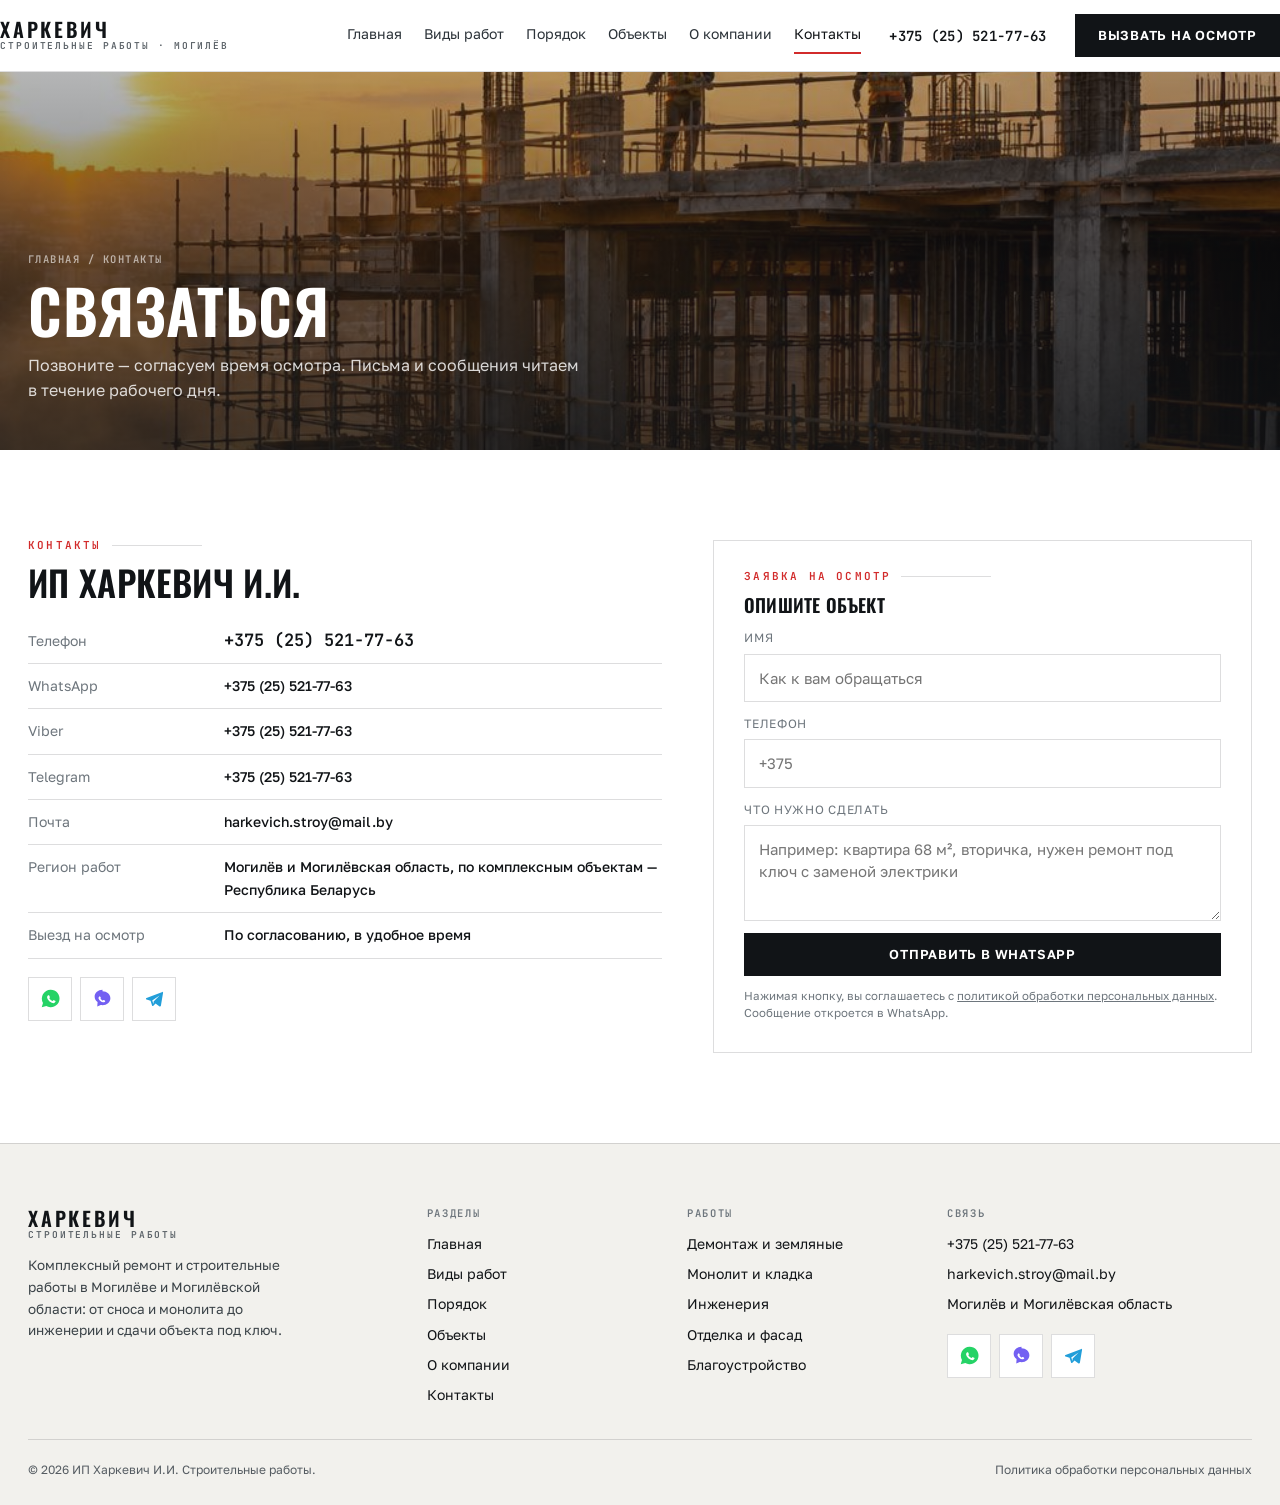
<file: kontakty.html>
<!DOCTYPE html>
<html lang="ru">
<head>
<meta charset="utf-8">
<meta name="viewport" content="width=device-width, initial-scale=1">
<title>Контакты — ИП Харкевич И.И.</title>
<meta name="description" content="Телефон +375 (25) 521-77-63, WhatsApp, Viber, Telegram. Могилёв и Могилёвская область. Выезд на осмотр объекта.">
<style>
:root{--paper:#fff;--mist:#F2F1ED;--ink:#111417;--graph:#6E767D;--line:rgba(17,20,23,.14);
--red:#D22B2B;--pad:28px;--max:1280px;--disp:'Oswald',Impact,sans-serif;--body:'Golos Text',system-ui,sans-serif;
--mono:'JetBrains Mono',ui-monospace,monospace}
*{box-sizing:border-box}html{-webkit-text-size-adjust:100%}
body{margin:0;background:var(--paper);color:var(--ink);font:16px/1.6 var(--body);-webkit-font-smoothing:antialiased}
img{max-width:100%;display:block}h1,h2,h3{margin:0;font-family:var(--disp);font-weight:600;line-height:1.02;letter-spacing:.01em;text-transform:uppercase}
a{color:inherit;text-decoration:none}[hidden]{display:none!important}
.wrap{width:100%;max-width:var(--max);margin:0 auto;padding:0 var(--pad)}
.header{position:sticky;top:0;z-index:40;background:rgba(255,255,255,.96);border-bottom:1px solid var(--line);backdrop-filter:blur(10px)}
.header__in{display:flex;align-items:center;gap:28px;padding:14px 0}
.logo{display:flex;flex-direction:column;line-height:1.05}
.logo b{font:600 20px/1 var(--disp);letter-spacing:.14em}
.logo span{font:600 9.5px/1.4 var(--mono);letter-spacing:.2em;color:#5A6167;text-transform:uppercase}
.nav{display:flex;gap:22px;margin-left:auto;font-size:14px}
.nav a{padding:6px 0;border-bottom:2px solid transparent;color:#2C3339}
.nav a:hover,.nav a.is-on{border-color:var(--red);color:var(--ink)}
.header__tel{font:600 14px/1 var(--mono);letter-spacing:.02em}
.burger{display:none;width:44px;height:40px;border:1px solid var(--line);background:#fff;align-items:center;justify-content:center;flex-direction:column;gap:4px;cursor:pointer}
.burger i{display:block;width:18px;height:2px;background:var(--ink)}
.btn{display:inline-flex;align-items:center;gap:10px;padding:14px 22px;font:600 13px/1 var(--body);letter-spacing:.06em;text-transform:uppercase;border:1px solid var(--ink);background:var(--ink);color:#fff;cursor:pointer;transition:.2s}
.btn:hover{background:var(--red);border-color:var(--red)}
.btn--line{background:transparent;color:var(--ink)}
.btn--line:hover{background:var(--ink);border-color:var(--ink);color:#fff}
.hero{position:relative;min-height:min(92svh,780px);display:flex;align-items:flex-end;color:#fff;overflow:hidden}
.hero__img{position:absolute;inset:0;width:100%;height:100%;object-fit:cover}
.hero::after{content:'';position:absolute;inset:0;background:linear-gradient(180deg,rgba(17,20,23,.45) 0%,rgba(17,20,23,.18) 34%,rgba(17,20,23,.72) 78%,rgba(17,20,23,.9) 100%)}
.hero__in{position:relative;z-index:2;width:100%;padding:clamp(40px,7vw,74px) 0 clamp(24px,3vw,34px)}
.hero h1{font-size:clamp(2.5rem,7.2vw,5.6rem)}
.hero__lede{max-width:52ch;margin:18px 0 24px;color:rgba(255,255,255,.86);font-size:clamp(.95rem,1.4vw,1.06rem)}
.hero__acts{display:flex;flex-wrap:wrap;gap:12px;margin-bottom:clamp(24px,4vw,44px)}
.hero .btn{background:var(--red);border-color:var(--red)}
.hero .btn:hover{background:#fff;border-color:#fff;color:var(--ink)}
.hero .btn--line{background:transparent;border-color:rgba(255,255,255,.5);color:#fff}
.hero .btn--line:hover{background:#fff;color:var(--ink)}
.hero__facts{display:grid;grid-template-columns:repeat(4,minmax(0,1fr));border-top:1px solid rgba(255,255,255,.28)}
.hero__facts div{padding:16px 18px 0 0}
.hero__facts b{display:block;font:600 clamp(1.1rem,2vw,1.55rem)/1 var(--disp);letter-spacing:.04em}
.hero__facts span{font-size:11.5px;color:rgba(255,255,255,.66);letter-spacing:.04em}
.drawer{position:fixed;inset:0;z-index:90;background:rgba(17,20,23,.72);display:none}
.drawer[data-open]{display:block}
.drawer__in{position:absolute;inset:0 0 0 auto;width:min(420px,92vw);background:#fff;padding:26px;overflow-y:auto}
body.is-locked{overflow:hidden}
.mbar{display:none}
@media (max-width:1020px){
  .nav{display:none}.burger{display:flex}
  .header__tel{font-size:13px}
  .hero__facts{grid-template-columns:1fr 1fr}
}
</style>
<link rel="preconnect" href="https://fonts.googleapis.com">
<link rel="preconnect" href="https://fonts.gstatic.com" crossorigin>
<link href="https://fonts.googleapis.com/css2?family=Oswald:wght@400;500;600;700&family=Golos+Text:wght@400;500;600;700&family=JetBrains+Mono:wght@400;600&display=swap" rel="stylesheet">
<link rel="stylesheet" href="assets/css/style.css">
<link rel="icon" href="assets/img/favicon.svg" type="image/svg+xml">

</head>
<body>
<header class="header"><div class="wrap header__in">
<a class="logo" href="index.html"><b>ХАРКЕВИЧ</b><span>строительные работы · Могилёв</span></a>
<nav class="nav" aria-label="Основное меню"><a href="index.html">Главная</a><a href="uslugi.html">Виды работ</a><a href="etapy.html">Порядок</a><a href="raboty.html">Объекты</a><a href="o-kompanii.html">О компании</a><a href="kontakty.html" class="is-on">Контакты</a></nav>
<a class="header__tel" href="tel:+375255217763">+375 (25) 521-77-63</a>
<a class="btn" href="https://wa.me/375255217763" target="_blank" rel="noopener">Вызвать на осмотр</a>
<button class="burger" type="button" aria-label="Меню" aria-expanded="false" aria-controls="drawer"><i></i><i></i><i></i></button>
</div></header>
<div class="drawer" id="drawer" role="dialog" aria-modal="true" aria-label="Меню" hidden>
<div class="drawer__in">
<div style="display:flex;justify-content:space-between;align-items:center;margin-bottom:22px">
<a class="logo" href="index.html"><b>ХАРКЕВИЧ</b><span>строительные работы</span></a>
<button class="burger" type="button" data-close aria-label="Закрыть меню" style="display:flex"><i style="transform:rotate(45deg) translateY(3px)"></i><i style="transform:rotate(-45deg) translateY(-3px)"></i></button>
</div>
<nav style="display:grid;gap:2px;font:600 20px/1 var(--disp);text-transform:uppercase;letter-spacing:.04em;margin-bottom:24px">
<a href="index.html" style="padding:14px 0;border-bottom:1px solid var(--line)">Главная</a><a href="uslugi.html" style="padding:14px 0;border-bottom:1px solid var(--line)">Виды работ</a><a href="etapy.html" style="padding:14px 0;border-bottom:1px solid var(--line)">Порядок</a><a href="raboty.html" style="padding:14px 0;border-bottom:1px solid var(--line)">Объекты</a><a href="o-kompanii.html" style="padding:14px 0;border-bottom:1px solid var(--line)">О компании</a><a href="kontakty.html" style="padding:14px 0;border-bottom:1px solid var(--line)">Контакты</a>
</nav>
<a class="btn" style="width:100%;justify-content:center" href="tel:+375255217763">Позвонить +375 (25) 521-77-63</a>
<p style="font-size:13px;color:var(--graph);margin:14px 0 0">Могилёв и Могилёвская область. Выезд на объект для осмотра и оценки объёма работ.</p>
</div></div>
<main>
<section class="phero"><img src="assets/img/hero.jpg" alt="Строительный объект" width="1800" height="1000">
<div class="phero__in"><div class="wrap"><div class="crumbs"><a href="index.html">Главная</a> / Контакты</div>
<h1>Связаться</h1><p>Позвоните — согласуем время осмотра. Письма и сообщения читаем в течение рабочего дня.</p></div></div></section>
<section class="section"><div class="wrap"><div class="two">
<div>
<p class="kick">контакты</p>
<h2 class="h2" style="font-size:clamp(1.5rem,3vw,2.2rem);margin-bottom:18px">ИП Харкевич И.И.</h2>
<dl class="dl">
<div><dt>Телефон</dt><dd><a href="tel:+375255217763" style="font:600 17px/1 var(--mono)">+375 (25) 521-77-63</a></dd></div>
<div><dt>WhatsApp</dt><dd><a href="https://wa.me/375255217763" target="_blank" rel="noopener">+375 (25) 521-77-63</a></dd></div>
<div><dt>Viber</dt><dd><a href="viber://chat?number=%2B375255217763">+375 (25) 521-77-63</a></dd></div>
<div><dt>Telegram</dt><dd><a href="https://t.me/+375255217763" target="_blank" rel="noopener">+375 (25) 521-77-63</a></dd></div>
<div><dt>Почта</dt><dd><a href="mailto:harkevich.stroy@mail.by">harkevich.stroy@mail.by</a></dd></div>
<div><dt>Регион работ</dt><dd>Могилёв и Могилёвская область, по комплексным объектам — Республика Беларусь</dd></div>
<div><dt>Выезд на осмотр</dt><dd>По согласованию, в удобное время</dd></div>
</dl>
<div class="msgr" style="margin-top:18px"><a href="https://wa.me/375255217763" target="_blank" rel="noopener" aria-label="WhatsApp" style="color:#25D366"><svg viewBox="0 0 24 24" fill="currentColor" aria-hidden="true"><path d="M12 2a10 10 0 0 0-8.6 15L2 22l5.2-1.4A10 10 0 1 0 12 2m5.3 14.1c-.2.6-1.2 1.2-1.9 1.2-.5 0-1.1 0-2-.4a11 11 0 0 1-4.4-3.9c-.5-.8-.9-1.7-.9-2.5 0-.7.4-1.4.9-1.8.2-.2.4-.3.6-.3h.5c.2 0 .4 0 .5.4l.7 1.6c0 .2 0 .3-.1.5l-.4.5c-.1.2-.2.3 0 .5a8 8 0 0 0 3.4 2.9c.2.1.4.1.5-.1l.6-.7c.1-.2.3-.2.5-.1l1.6.8c.2.1.3.2.3.4s0 .5-.1.9"/></svg></a><a href="viber://chat?number=%2B375255217763" aria-label="Viber" style="color:#7360F2"><svg viewBox="0 0 24 24" fill="currentColor" aria-hidden="true"><path d="M12 2C7 2 3 5.6 3 10c0 2.5 1.3 4.7 3.4 6.1L6 21l4-1.6c.6.1 1.3.2 2 .2 5 0 9-3.6 9-8s-4-8-9-8m3.6 11.3c-.4.9-1.9 1.6-2.7 1.5-2.4-.3-4.6-2.1-5.4-4.4-.3-.8.2-2 1-2.4.3-.2.7 0 .9.3l.7 1.2c.1.3 0 .5-.2.7-.3.2-.2.5.1.9.6.8 1.2 1.2 1.9 1.5.4.2.6 0 .8-.2s.4-.3.7-.2l1.3.6c.3.2.3.6.2.9"/></svg></a><a href="https://t.me/+375255217763" target="_blank" rel="noopener" aria-label="Telegram" style="color:#229ED9"><svg viewBox="0 0 24 24" fill="currentColor" aria-hidden="true"><path d="M21.8 4.2 2.9 11.4c-.9.3-.9 1.5 0 1.8l4.6 1.5 1.7 5.3c.2.7 1 .9 1.5.3l2.5-2.6 4.6 3.4c.6.4 1.4 0 1.5-.7l2.5-15c.1-.8-.6-1.4-1.5-1.2M9.4 14.3l8.4-5.6-6.8 6.6-.2 3z"/></svg></a></div>
</div>
<div class="card">
<p class="kick">заявка на осмотр</p>
<h3 style="font-size:1.15rem;margin-bottom:14px">Опишите объект</h3>
<form class="form" id="lead">
<label>Имя<input type="text" name="name" id="lName" placeholder="Как к вам обращаться" required></label>
<label>Телефон<input type="tel" name="tel" id="lTel" placeholder="+375" required></label>
<label>Что нужно сделать<textarea name="task" id="lTask" placeholder="Например: квартира 68 м², вторичка, нужен ремонт под ключ с заменой электрики"></textarea></label>
<button class="btn" type="submit" style="justify-content:center">Отправить в WhatsApp</button>
<p style="font-size:11.5px;color:var(--graph);margin:0;line-height:1.5">Нажимая кнопку, вы соглашаетесь с <a href="politika.html" style="text-decoration:underline">политикой обработки персональных данных</a>. Сообщение откроется в WhatsApp.</p>
</form>
</div>
</div></div></section>
</main>
<footer class="footer"><div class="wrap">
<div class="footer__top">
<div class="footer__about"><a class="logo" href="index.html"><b>ХАРКЕВИЧ</b><span>строительные работы</span></a>
<p>Комплексный ремонт и строительные работы в Могилёве и Могилёвской области: от сноса и монолита до инженерии и сдачи объекта под ключ.</p></div>
<div><h4>Разделы</h4><ul><li><a href="index.html">Главная</a></li><li><a href="uslugi.html">Виды работ</a></li><li><a href="etapy.html">Порядок</a></li><li><a href="raboty.html">Объекты</a></li><li><a href="o-kompanii.html">О компании</a></li><li><a href="kontakty.html">Контакты</a></li></ul></div>
<div><h4>Работы</h4><ul><li><a href="uslugi.html">Демонтаж и земляные</a></li><li><a href="uslugi.html">Монолит и кладка</a></li><li><a href="uslugi.html">Инженерия</a></li><li><a href="uslugi.html">Отделка и фасад</a></li><li><a href="uslugi.html">Благоустройство</a></li></ul></div>
<div><h4>Связь</h4><ul>
<li><a href="tel:+375255217763">+375 (25) 521-77-63</a></li>
<li><a href="mailto:harkevich.stroy@mail.by">harkevich.stroy@mail.by</a></li>
<li>Могилёв и Могилёвская область</li>
<li style="margin-top:10px"><div class="msgr"><a href="https://wa.me/375255217763" target="_blank" rel="noopener" aria-label="WhatsApp" style="color:#25D366"><svg viewBox="0 0 24 24" fill="currentColor" aria-hidden="true"><path d="M12 2a10 10 0 0 0-8.6 15L2 22l5.2-1.4A10 10 0 1 0 12 2m5.3 14.1c-.2.6-1.2 1.2-1.9 1.2-.5 0-1.1 0-2-.4a11 11 0 0 1-4.4-3.9c-.5-.8-.9-1.7-.9-2.5 0-.7.4-1.4.9-1.8.2-.2.4-.3.6-.3h.5c.2 0 .4 0 .5.4l.7 1.6c0 .2 0 .3-.1.5l-.4.5c-.1.2-.2.3 0 .5a8 8 0 0 0 3.4 2.9c.2.1.4.1.5-.1l.6-.7c.1-.2.3-.2.5-.1l1.6.8c.2.1.3.2.3.4s0 .5-.1.9"/></svg></a><a href="viber://chat?number=%2B375255217763" aria-label="Viber" style="color:#7360F2"><svg viewBox="0 0 24 24" fill="currentColor" aria-hidden="true"><path d="M12 2C7 2 3 5.6 3 10c0 2.5 1.3 4.7 3.4 6.1L6 21l4-1.6c.6.1 1.3.2 2 .2 5 0 9-3.6 9-8s-4-8-9-8m3.6 11.3c-.4.9-1.9 1.6-2.7 1.5-2.4-.3-4.6-2.1-5.4-4.4-.3-.8.2-2 1-2.4.3-.2.7 0 .9.3l.7 1.2c.1.3 0 .5-.2.7-.3.2-.2.5.1.9.6.8 1.2 1.2 1.9 1.5.4.2.6 0 .8-.2s.4-.3.7-.2l1.3.6c.3.2.3.6.2.9"/></svg></a><a href="https://t.me/+375255217763" target="_blank" rel="noopener" aria-label="Telegram" style="color:#229ED9"><svg viewBox="0 0 24 24" fill="currentColor" aria-hidden="true"><path d="M21.8 4.2 2.9 11.4c-.9.3-.9 1.5 0 1.8l4.6 1.5 1.7 5.3c.2.7 1 .9 1.5.3l2.5-2.6 4.6 3.4c.6.4 1.4 0 1.5-.7l2.5-15c.1-.8-.6-1.4-1.5-1.2M9.4 14.3l8.4-5.6-6.8 6.6-.2 3z"/></svg></a></div></li>
</ul></div>
</div>
<div class="footer__bottom"><span>© <span id="yr">2026</span> ИП Харкевич И.И. Строительные работы.</span>
<span><a href="politika.html">Политика обработки персональных данных</a></span></div>
</div></footer>
<div class="mbar" role="navigation" aria-label="Быстрая связь">
<a href="tel:+375255217763"><svg viewBox="0 0 24 24" fill="currentColor" aria-hidden="true"><path d="M6.6 10.8a15.5 15.5 0 0 0 6.6 6.6l2.2-2.2a1 1 0 0 1 1-.24c1.1.36 2.3.56 3.5.56a1 1 0 0 1 1 1V20a1 1 0 0 1-1 1A17 17 0 0 1 3 4a1 1 0 0 1 1-1h3.5a1 1 0 0 1 1 1c0 1.2.2 2.4.56 3.5a1 1 0 0 1-.25 1z"/></svg>Позвонить</a>
<a href="https://wa.me/375255217763" target="_blank" rel="noopener"><svg viewBox="0 0 24 24" fill="currentColor" aria-hidden="true"><path d="M12 2a10 10 0 0 0-8.6 15L2 22l5.2-1.4A10 10 0 1 0 12 2m5.3 14.1c-.2.6-1.2 1.2-1.9 1.2-.5 0-1.1 0-2-.4a11 11 0 0 1-4.4-3.9c-.5-.8-.9-1.7-.9-2.5 0-.7.4-1.4.9-1.8.2-.2.4-.3.6-.3h.5c.2 0 .4 0 .5.4l.7 1.6c0 .2 0 .3-.1.5l-.4.5c-.1.2-.2.3 0 .5a8 8 0 0 0 3.4 2.9c.2.1.4.1.5-.1l.6-.7c.1-.2.3-.2.5-.1l1.6.8c.2.1.3.2.3.4s0 .5-.1.9"/></svg>WhatsApp</a>
<a href="viber://chat?number=%2B375255217763"><svg viewBox="0 0 24 24" fill="currentColor" aria-hidden="true"><path d="M12 2C7 2 3 5.6 3 10c0 2.5 1.3 4.7 3.4 6.1L6 21l4-1.6c.6.1 1.3.2 2 .2 5 0 9-3.6 9-8s-4-8-9-8m3.6 11.3c-.4.9-1.9 1.6-2.7 1.5-2.4-.3-4.6-2.1-5.4-4.4-.3-.8.2-2 1-2.4.3-.2.7 0 .9.3l.7 1.2c.1.3 0 .5-.2.7-.3.2-.2.5.1.9.6.8 1.2 1.2 1.9 1.5.4.2.6 0 .8-.2s.4-.3.7-.2l1.3.6c.3.2.3.6.2.9"/></svg>Viber</a>
<a href="https://t.me/+375255217763" target="_blank" rel="noopener"><svg viewBox="0 0 24 24" fill="currentColor" aria-hidden="true"><path d="M21.8 4.2 2.9 11.4c-.9.3-.9 1.5 0 1.8l4.6 1.5 1.7 5.3c.2.7 1 .9 1.5.3l2.5-2.6 4.6 3.4c.6.4 1.4 0 1.5-.7l2.5-15c.1-.8-.6-1.4-1.5-1.2M9.4 14.3l8.4-5.6-6.8 6.6-.2 3z"/></svg>Telegram</a>
</div>
<script src="assets/js/main.js"></script>
</body>
</html>
</file>
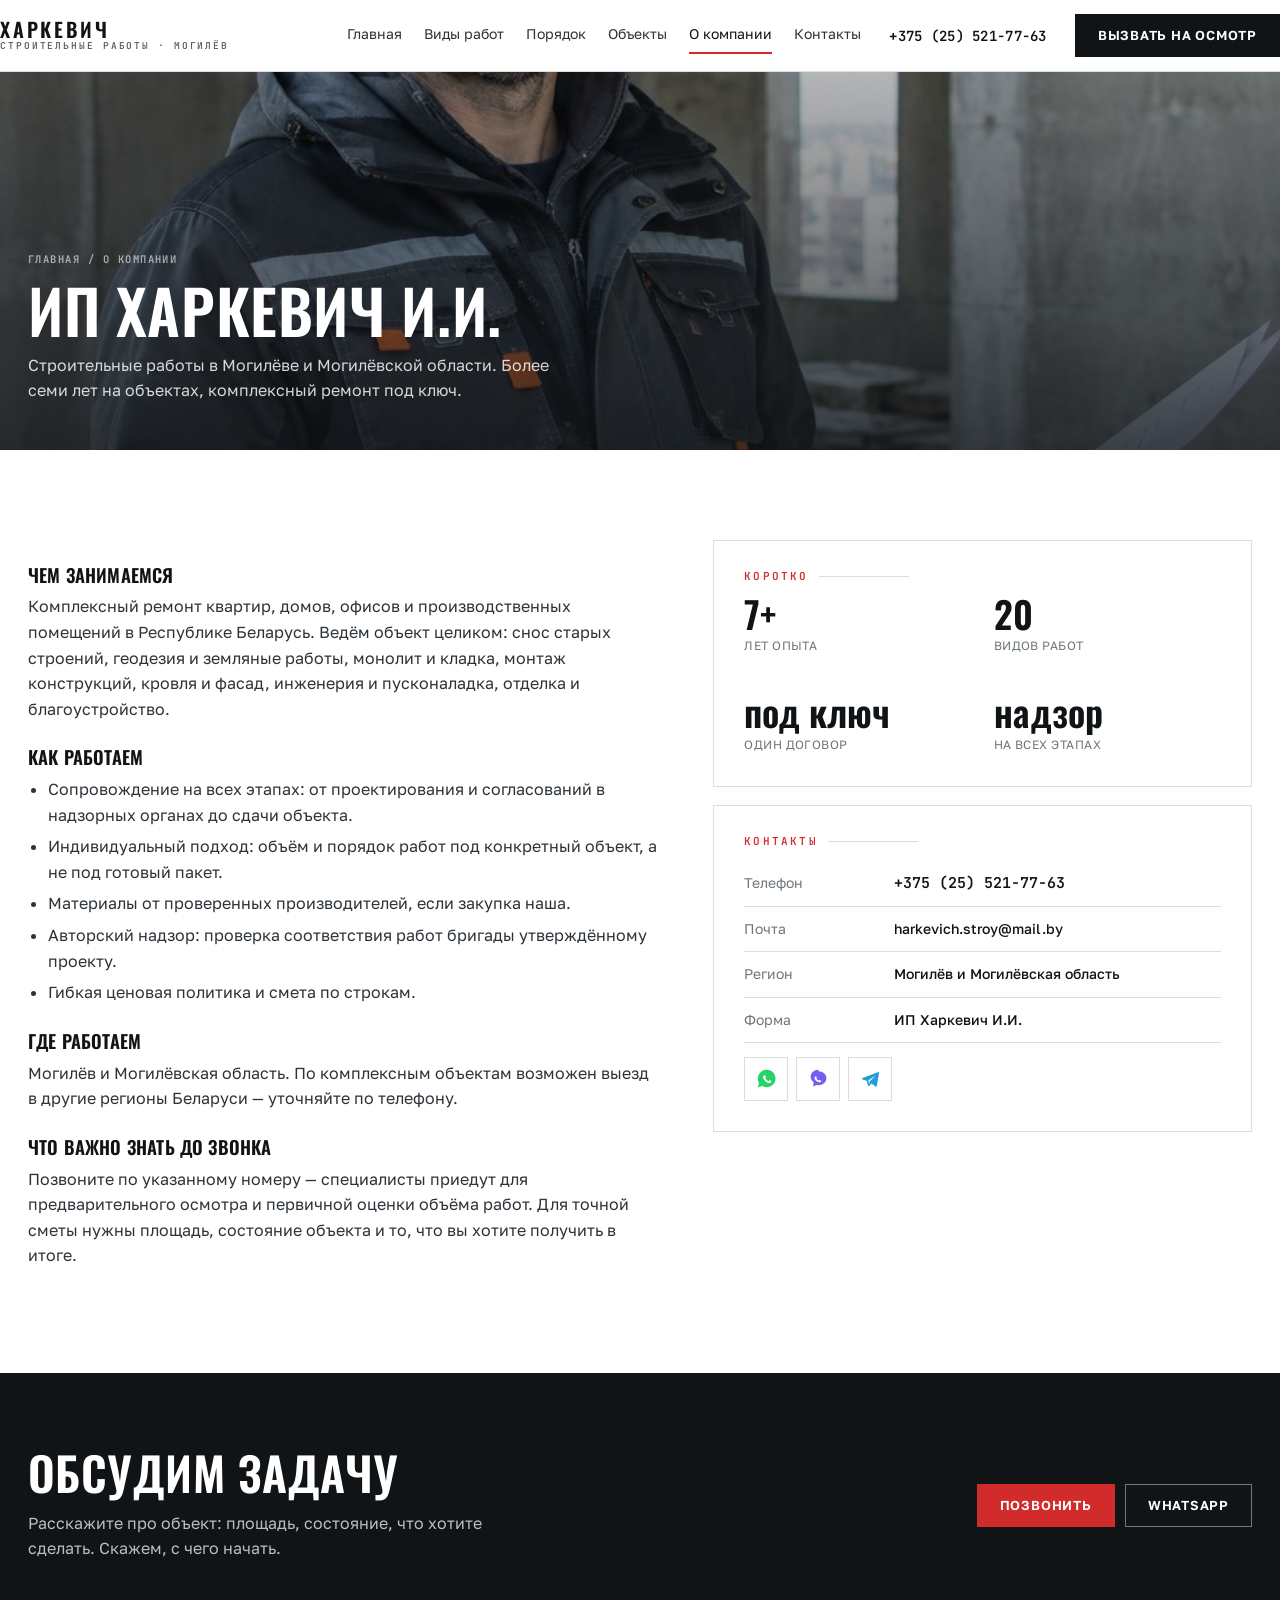
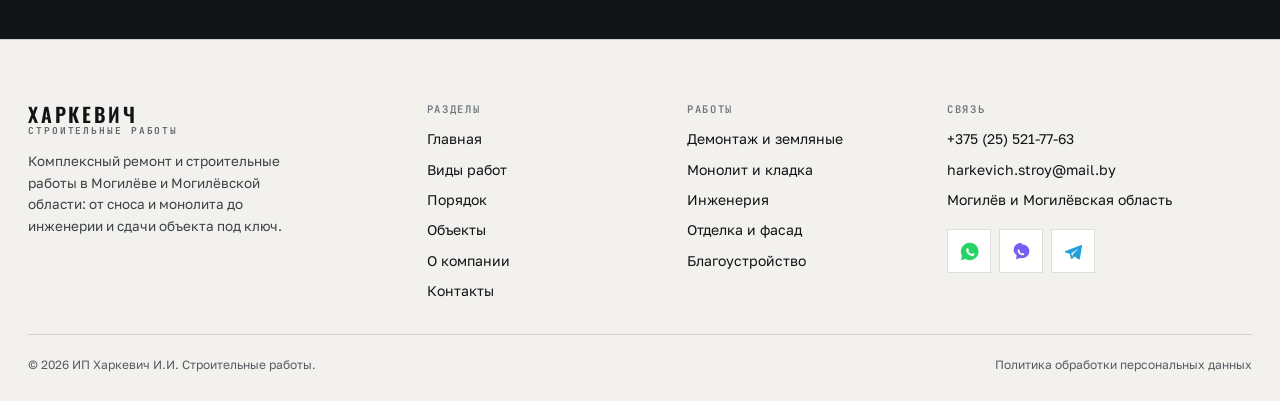
<file: o-kompanii.html>
<!DOCTYPE html>
<html lang="ru">
<head>
<meta charset="utf-8">
<meta name="viewport" content="width=device-width, initial-scale=1">
<title>О компании — ИП Харкевич И.И., Могилёв</title>
<meta name="description" content="Строительные работы в Могилёве и Могилёвской области более семи лет. Комплексный ремонт под ключ, авторский надзор, материалы проверенных производителей.">
<style>
:root{--paper:#fff;--mist:#F2F1ED;--ink:#111417;--graph:#6E767D;--line:rgba(17,20,23,.14);
--red:#D22B2B;--pad:28px;--max:1280px;--disp:'Oswald',Impact,sans-serif;--body:'Golos Text',system-ui,sans-serif;
--mono:'JetBrains Mono',ui-monospace,monospace}
*{box-sizing:border-box}html{-webkit-text-size-adjust:100%}
body{margin:0;background:var(--paper);color:var(--ink);font:16px/1.6 var(--body);-webkit-font-smoothing:antialiased}
img{max-width:100%;display:block}h1,h2,h3{margin:0;font-family:var(--disp);font-weight:600;line-height:1.02;letter-spacing:.01em;text-transform:uppercase}
a{color:inherit;text-decoration:none}[hidden]{display:none!important}
.wrap{width:100%;max-width:var(--max);margin:0 auto;padding:0 var(--pad)}
.header{position:sticky;top:0;z-index:40;background:rgba(255,255,255,.96);border-bottom:1px solid var(--line);backdrop-filter:blur(10px)}
.header__in{display:flex;align-items:center;gap:28px;padding:14px 0}
.logo{display:flex;flex-direction:column;line-height:1.05}
.logo b{font:600 20px/1 var(--disp);letter-spacing:.14em}
.logo span{font:600 9.5px/1.4 var(--mono);letter-spacing:.2em;color:#5A6167;text-transform:uppercase}
.nav{display:flex;gap:22px;margin-left:auto;font-size:14px}
.nav a{padding:6px 0;border-bottom:2px solid transparent;color:#2C3339}
.nav a:hover,.nav a.is-on{border-color:var(--red);color:var(--ink)}
.header__tel{font:600 14px/1 var(--mono);letter-spacing:.02em}
.burger{display:none;width:44px;height:40px;border:1px solid var(--line);background:#fff;align-items:center;justify-content:center;flex-direction:column;gap:4px;cursor:pointer}
.burger i{display:block;width:18px;height:2px;background:var(--ink)}
.btn{display:inline-flex;align-items:center;gap:10px;padding:14px 22px;font:600 13px/1 var(--body);letter-spacing:.06em;text-transform:uppercase;border:1px solid var(--ink);background:var(--ink);color:#fff;cursor:pointer;transition:.2s}
.btn:hover{background:var(--red);border-color:var(--red)}
.btn--line{background:transparent;color:var(--ink)}
.btn--line:hover{background:var(--ink);border-color:var(--ink);color:#fff}
.hero{position:relative;min-height:min(92svh,780px);display:flex;align-items:flex-end;color:#fff;overflow:hidden}
.hero__img{position:absolute;inset:0;width:100%;height:100%;object-fit:cover}
.hero::after{content:'';position:absolute;inset:0;background:linear-gradient(180deg,rgba(17,20,23,.45) 0%,rgba(17,20,23,.18) 34%,rgba(17,20,23,.72) 78%,rgba(17,20,23,.9) 100%)}
.hero__in{position:relative;z-index:2;width:100%;padding:clamp(40px,7vw,74px) 0 clamp(24px,3vw,34px)}
.hero h1{font-size:clamp(2.5rem,7.2vw,5.6rem)}
.hero__lede{max-width:52ch;margin:18px 0 24px;color:rgba(255,255,255,.86);font-size:clamp(.95rem,1.4vw,1.06rem)}
.hero__acts{display:flex;flex-wrap:wrap;gap:12px;margin-bottom:clamp(24px,4vw,44px)}
.hero .btn{background:var(--red);border-color:var(--red)}
.hero .btn:hover{background:#fff;border-color:#fff;color:var(--ink)}
.hero .btn--line{background:transparent;border-color:rgba(255,255,255,.5);color:#fff}
.hero .btn--line:hover{background:#fff;color:var(--ink)}
.hero__facts{display:grid;grid-template-columns:repeat(4,minmax(0,1fr));border-top:1px solid rgba(255,255,255,.28)}
.hero__facts div{padding:16px 18px 0 0}
.hero__facts b{display:block;font:600 clamp(1.1rem,2vw,1.55rem)/1 var(--disp);letter-spacing:.04em}
.hero__facts span{font-size:11.5px;color:rgba(255,255,255,.66);letter-spacing:.04em}
.drawer{position:fixed;inset:0;z-index:90;background:rgba(17,20,23,.72);display:none}
.drawer[data-open]{display:block}
.drawer__in{position:absolute;inset:0 0 0 auto;width:min(420px,92vw);background:#fff;padding:26px;overflow-y:auto}
body.is-locked{overflow:hidden}
.mbar{display:none}
@media (max-width:1020px){
  .nav{display:none}.burger{display:flex}
  .header__tel{font-size:13px}
  .hero__facts{grid-template-columns:1fr 1fr}
}
</style>
<link rel="preconnect" href="https://fonts.googleapis.com">
<link rel="preconnect" href="https://fonts.gstatic.com" crossorigin>
<link href="https://fonts.googleapis.com/css2?family=Oswald:wght@400;500;600;700&family=Golos+Text:wght@400;500;600;700&family=JetBrains+Mono:wght@400;600&display=swap" rel="stylesheet">
<link rel="stylesheet" href="assets/css/style.css">
<link rel="icon" href="assets/img/favicon.svg" type="image/svg+xml">

</head>
<body>
<header class="header"><div class="wrap header__in">
<a class="logo" href="index.html"><b>ХАРКЕВИЧ</b><span>строительные работы · Могилёв</span></a>
<nav class="nav" aria-label="Основное меню"><a href="index.html">Главная</a><a href="uslugi.html">Виды работ</a><a href="etapy.html">Порядок</a><a href="raboty.html">Объекты</a><a href="o-kompanii.html" class="is-on">О компании</a><a href="kontakty.html">Контакты</a></nav>
<a class="header__tel" href="tel:+375255217763">+375 (25) 521-77-63</a>
<a class="btn" href="https://wa.me/375255217763" target="_blank" rel="noopener">Вызвать на осмотр</a>
<button class="burger" type="button" aria-label="Меню" aria-expanded="false" aria-controls="drawer"><i></i><i></i><i></i></button>
</div></header>
<div class="drawer" id="drawer" role="dialog" aria-modal="true" aria-label="Меню" hidden>
<div class="drawer__in">
<div style="display:flex;justify-content:space-between;align-items:center;margin-bottom:22px">
<a class="logo" href="index.html"><b>ХАРКЕВИЧ</b><span>строительные работы</span></a>
<button class="burger" type="button" data-close aria-label="Закрыть меню" style="display:flex"><i style="transform:rotate(45deg) translateY(3px)"></i><i style="transform:rotate(-45deg) translateY(-3px)"></i></button>
</div>
<nav style="display:grid;gap:2px;font:600 20px/1 var(--disp);text-transform:uppercase;letter-spacing:.04em;margin-bottom:24px">
<a href="index.html" style="padding:14px 0;border-bottom:1px solid var(--line)">Главная</a><a href="uslugi.html" style="padding:14px 0;border-bottom:1px solid var(--line)">Виды работ</a><a href="etapy.html" style="padding:14px 0;border-bottom:1px solid var(--line)">Порядок</a><a href="raboty.html" style="padding:14px 0;border-bottom:1px solid var(--line)">Объекты</a><a href="o-kompanii.html" style="padding:14px 0;border-bottom:1px solid var(--line)">О компании</a><a href="kontakty.html" style="padding:14px 0;border-bottom:1px solid var(--line)">Контакты</a>
</nav>
<a class="btn" style="width:100%;justify-content:center" href="tel:+375255217763">Позвонить +375 (25) 521-77-63</a>
<p style="font-size:13px;color:var(--graph);margin:14px 0 0">Могилёв и Могилёвская область. Выезд на объект для осмотра и оценки объёма работ.</p>
</div></div>
<main>
<section class="phero"><img src="assets/img/team.jpg" alt="Прораб на объекте" width="1800" height="1000">
<div class="phero__in"><div class="wrap"><div class="crumbs"><a href="index.html">Главная</a> / О компании</div>
<h1>ИП Харкевич И.И.</h1><p>Строительные работы в Могилёве и Могилёвской области. Более семи лет на объектах, комплексный ремонт под ключ.</p></div></div></section>
<section class="section"><div class="wrap"><div class="two">
<div class="prose">
<h3>Чем занимаемся</h3>
<p>Комплексный ремонт квартир, домов, офисов и производственных помещений в Республике Беларусь. Ведём объект целиком: снос старых строений, геодезия и земляные работы, монолит и кладка, монтаж конструкций, кровля и фасад, инженерия и пусконаладка, отделка и благоустройство.</p>
<h3>Как работаем</h3>
<ul>
<li>Сопровождение на всех этапах: от проектирования и согласований в надзорных органах до сдачи объекта.</li>
<li>Индивидуальный подход: объём и порядок работ под конкретный объект, а не под готовый пакет.</li>
<li>Материалы от проверенных производителей, если закупка наша.</li>
<li>Авторский надзор: проверка соответствия работ бригады утверждённому проекту.</li>
<li>Гибкая ценовая политика и смета по строкам.</li>
</ul>
<h3>Где работаем</h3>
<p>Могилёв и Могилёвская область. По комплексным объектам возможен выезд в другие регионы Беларуси — уточняйте по телефону.</p>
<h3>Что важно знать до звонка</h3>
<p>Позвоните по указанному номеру — специалисты приедут для предварительного осмотра и первичной оценки объёма работ. Для точной сметы нужны площадь, состояние объекта и то, что вы хотите получить в итоге.</p>
</div>
<div>
<div class="card" style="margin-bottom:clamp(12px,2vw,18px)"><p class="kick">коротко</p>
<div class="grid2">
<div class="fact"><b>7+</b><span>лет опыта</span></div>
<div class="fact"><b>20</b><span>видов работ</span></div>
<div class="fact" style="margin-top:14px"><b>под ключ</b><span>один договор</span></div>
<div class="fact" style="margin-top:14px"><b>надзор</b><span>на всех этапах</span></div>
</div></div>
<div class="card"><p class="kick">контакты</p>
<dl class="dl">
<div><dt>Телефон</dt><dd><a href="tel:+375255217763" style="font:600 15px/1 var(--mono)">+375 (25) 521-77-63</a></dd></div>
<div><dt>Почта</dt><dd><a href="mailto:harkevich.stroy@mail.by">harkevich.stroy@mail.by</a></dd></div>
<div><dt>Регион</dt><dd>Могилёв и Могилёвская область</dd></div>
<div><dt>Форма</dt><dd>ИП Харкевич И.И.</dd></div>
</dl>
<div class="msgr" style="margin-top:14px"><a href="https://wa.me/375255217763" target="_blank" rel="noopener" aria-label="WhatsApp" style="color:#25D366"><svg viewBox="0 0 24 24" fill="currentColor" aria-hidden="true"><path d="M12 2a10 10 0 0 0-8.6 15L2 22l5.2-1.4A10 10 0 1 0 12 2m5.3 14.1c-.2.6-1.2 1.2-1.9 1.2-.5 0-1.1 0-2-.4a11 11 0 0 1-4.4-3.9c-.5-.8-.9-1.7-.9-2.5 0-.7.4-1.4.9-1.8.2-.2.4-.3.6-.3h.5c.2 0 .4 0 .5.4l.7 1.6c0 .2 0 .3-.1.5l-.4.5c-.1.2-.2.3 0 .5a8 8 0 0 0 3.4 2.9c.2.1.4.1.5-.1l.6-.7c.1-.2.3-.2.5-.1l1.6.8c.2.1.3.2.3.4s0 .5-.1.9"/></svg></a><a href="viber://chat?number=%2B375255217763" aria-label="Viber" style="color:#7360F2"><svg viewBox="0 0 24 24" fill="currentColor" aria-hidden="true"><path d="M12 2C7 2 3 5.6 3 10c0 2.5 1.3 4.7 3.4 6.1L6 21l4-1.6c.6.1 1.3.2 2 .2 5 0 9-3.6 9-8s-4-8-9-8m3.6 11.3c-.4.9-1.9 1.6-2.7 1.5-2.4-.3-4.6-2.1-5.4-4.4-.3-.8.2-2 1-2.4.3-.2.7 0 .9.3l.7 1.2c.1.3 0 .5-.2.7-.3.2-.2.5.1.9.6.8 1.2 1.2 1.9 1.5.4.2.6 0 .8-.2s.4-.3.7-.2l1.3.6c.3.2.3.6.2.9"/></svg></a><a href="https://t.me/+375255217763" target="_blank" rel="noopener" aria-label="Telegram" style="color:#229ED9"><svg viewBox="0 0 24 24" fill="currentColor" aria-hidden="true"><path d="M21.8 4.2 2.9 11.4c-.9.3-.9 1.5 0 1.8l4.6 1.5 1.7 5.3c.2.7 1 .9 1.5.3l2.5-2.6 4.6 3.4c.6.4 1.4 0 1.5-.7l2.5-15c.1-.8-.6-1.4-1.5-1.2M9.4 14.3l8.4-5.6-6.8 6.6-.2 3z"/></svg></a></div>
</div>
</div>
</div></div></section>
<section class="cta"><div class="wrap cta__in"><div><h2>Обсудим задачу</h2><p>Расскажите про объект: площадь, состояние, что хотите сделать. Скажем, с чего начать.</p></div>
<div class="cta__acts"><a class="btn" href="tel:+375255217763">Позвонить</a><a class="btn btn--line" href="https://wa.me/375255217763" target="_blank" rel="noopener">WhatsApp</a></div></div></section>
</main>
<footer class="footer"><div class="wrap">
<div class="footer__top">
<div class="footer__about"><a class="logo" href="index.html"><b>ХАРКЕВИЧ</b><span>строительные работы</span></a>
<p>Комплексный ремонт и строительные работы в Могилёве и Могилёвской области: от сноса и монолита до инженерии и сдачи объекта под ключ.</p></div>
<div><h4>Разделы</h4><ul><li><a href="index.html">Главная</a></li><li><a href="uslugi.html">Виды работ</a></li><li><a href="etapy.html">Порядок</a></li><li><a href="raboty.html">Объекты</a></li><li><a href="o-kompanii.html">О компании</a></li><li><a href="kontakty.html">Контакты</a></li></ul></div>
<div><h4>Работы</h4><ul><li><a href="uslugi.html">Демонтаж и земляные</a></li><li><a href="uslugi.html">Монолит и кладка</a></li><li><a href="uslugi.html">Инженерия</a></li><li><a href="uslugi.html">Отделка и фасад</a></li><li><a href="uslugi.html">Благоустройство</a></li></ul></div>
<div><h4>Связь</h4><ul>
<li><a href="tel:+375255217763">+375 (25) 521-77-63</a></li>
<li><a href="mailto:harkevich.stroy@mail.by">harkevich.stroy@mail.by</a></li>
<li>Могилёв и Могилёвская область</li>
<li style="margin-top:10px"><div class="msgr"><a href="https://wa.me/375255217763" target="_blank" rel="noopener" aria-label="WhatsApp" style="color:#25D366"><svg viewBox="0 0 24 24" fill="currentColor" aria-hidden="true"><path d="M12 2a10 10 0 0 0-8.6 15L2 22l5.2-1.4A10 10 0 1 0 12 2m5.3 14.1c-.2.6-1.2 1.2-1.9 1.2-.5 0-1.1 0-2-.4a11 11 0 0 1-4.4-3.9c-.5-.8-.9-1.7-.9-2.5 0-.7.4-1.4.9-1.8.2-.2.4-.3.6-.3h.5c.2 0 .4 0 .5.4l.7 1.6c0 .2 0 .3-.1.5l-.4.5c-.1.2-.2.3 0 .5a8 8 0 0 0 3.4 2.9c.2.1.4.1.5-.1l.6-.7c.1-.2.3-.2.5-.1l1.6.8c.2.1.3.2.3.4s0 .5-.1.9"/></svg></a><a href="viber://chat?number=%2B375255217763" aria-label="Viber" style="color:#7360F2"><svg viewBox="0 0 24 24" fill="currentColor" aria-hidden="true"><path d="M12 2C7 2 3 5.6 3 10c0 2.5 1.3 4.7 3.4 6.1L6 21l4-1.6c.6.1 1.3.2 2 .2 5 0 9-3.6 9-8s-4-8-9-8m3.6 11.3c-.4.9-1.9 1.6-2.7 1.5-2.4-.3-4.6-2.1-5.4-4.4-.3-.8.2-2 1-2.4.3-.2.7 0 .9.3l.7 1.2c.1.3 0 .5-.2.7-.3.2-.2.5.1.9.6.8 1.2 1.2 1.9 1.5.4.2.6 0 .8-.2s.4-.3.7-.2l1.3.6c.3.2.3.6.2.9"/></svg></a><a href="https://t.me/+375255217763" target="_blank" rel="noopener" aria-label="Telegram" style="color:#229ED9"><svg viewBox="0 0 24 24" fill="currentColor" aria-hidden="true"><path d="M21.8 4.2 2.9 11.4c-.9.3-.9 1.5 0 1.8l4.6 1.5 1.7 5.3c.2.7 1 .9 1.5.3l2.5-2.6 4.6 3.4c.6.4 1.4 0 1.5-.7l2.5-15c.1-.8-.6-1.4-1.5-1.2M9.4 14.3l8.4-5.6-6.8 6.6-.2 3z"/></svg></a></div></li>
</ul></div>
</div>
<div class="footer__bottom"><span>© <span id="yr">2026</span> ИП Харкевич И.И. Строительные работы.</span>
<span><a href="politika.html">Политика обработки персональных данных</a></span></div>
</div></footer>
<div class="mbar" role="navigation" aria-label="Быстрая связь">
<a href="tel:+375255217763"><svg viewBox="0 0 24 24" fill="currentColor" aria-hidden="true"><path d="M6.6 10.8a15.5 15.5 0 0 0 6.6 6.6l2.2-2.2a1 1 0 0 1 1-.24c1.1.36 2.3.56 3.5.56a1 1 0 0 1 1 1V20a1 1 0 0 1-1 1A17 17 0 0 1 3 4a1 1 0 0 1 1-1h3.5a1 1 0 0 1 1 1c0 1.2.2 2.4.56 3.5a1 1 0 0 1-.25 1z"/></svg>Позвонить</a>
<a href="https://wa.me/375255217763" target="_blank" rel="noopener"><svg viewBox="0 0 24 24" fill="currentColor" aria-hidden="true"><path d="M12 2a10 10 0 0 0-8.6 15L2 22l5.2-1.4A10 10 0 1 0 12 2m5.3 14.1c-.2.6-1.2 1.2-1.9 1.2-.5 0-1.1 0-2-.4a11 11 0 0 1-4.4-3.9c-.5-.8-.9-1.7-.9-2.5 0-.7.4-1.4.9-1.8.2-.2.4-.3.6-.3h.5c.2 0 .4 0 .5.4l.7 1.6c0 .2 0 .3-.1.5l-.4.5c-.1.2-.2.3 0 .5a8 8 0 0 0 3.4 2.9c.2.1.4.1.5-.1l.6-.7c.1-.2.3-.2.5-.1l1.6.8c.2.1.3.2.3.4s0 .5-.1.9"/></svg>WhatsApp</a>
<a href="viber://chat?number=%2B375255217763"><svg viewBox="0 0 24 24" fill="currentColor" aria-hidden="true"><path d="M12 2C7 2 3 5.6 3 10c0 2.5 1.3 4.7 3.4 6.1L6 21l4-1.6c.6.1 1.3.2 2 .2 5 0 9-3.6 9-8s-4-8-9-8m3.6 11.3c-.4.9-1.9 1.6-2.7 1.5-2.4-.3-4.6-2.1-5.4-4.4-.3-.8.2-2 1-2.4.3-.2.7 0 .9.3l.7 1.2c.1.3 0 .5-.2.7-.3.2-.2.5.1.9.6.8 1.2 1.2 1.9 1.5.4.2.6 0 .8-.2s.4-.3.7-.2l1.3.6c.3.2.3.6.2.9"/></svg>Viber</a>
<a href="https://t.me/+375255217763" target="_blank" rel="noopener"><svg viewBox="0 0 24 24" fill="currentColor" aria-hidden="true"><path d="M21.8 4.2 2.9 11.4c-.9.3-.9 1.5 0 1.8l4.6 1.5 1.7 5.3c.2.7 1 .9 1.5.3l2.5-2.6 4.6 3.4c.6.4 1.4 0 1.5-.7l2.5-15c.1-.8-.6-1.4-1.5-1.2M9.4 14.3l8.4-5.6-6.8 6.6-.2 3z"/></svg>Telegram</a>
</div>
<script src="assets/js/main.js"></script>
</body>
</html>
</file>
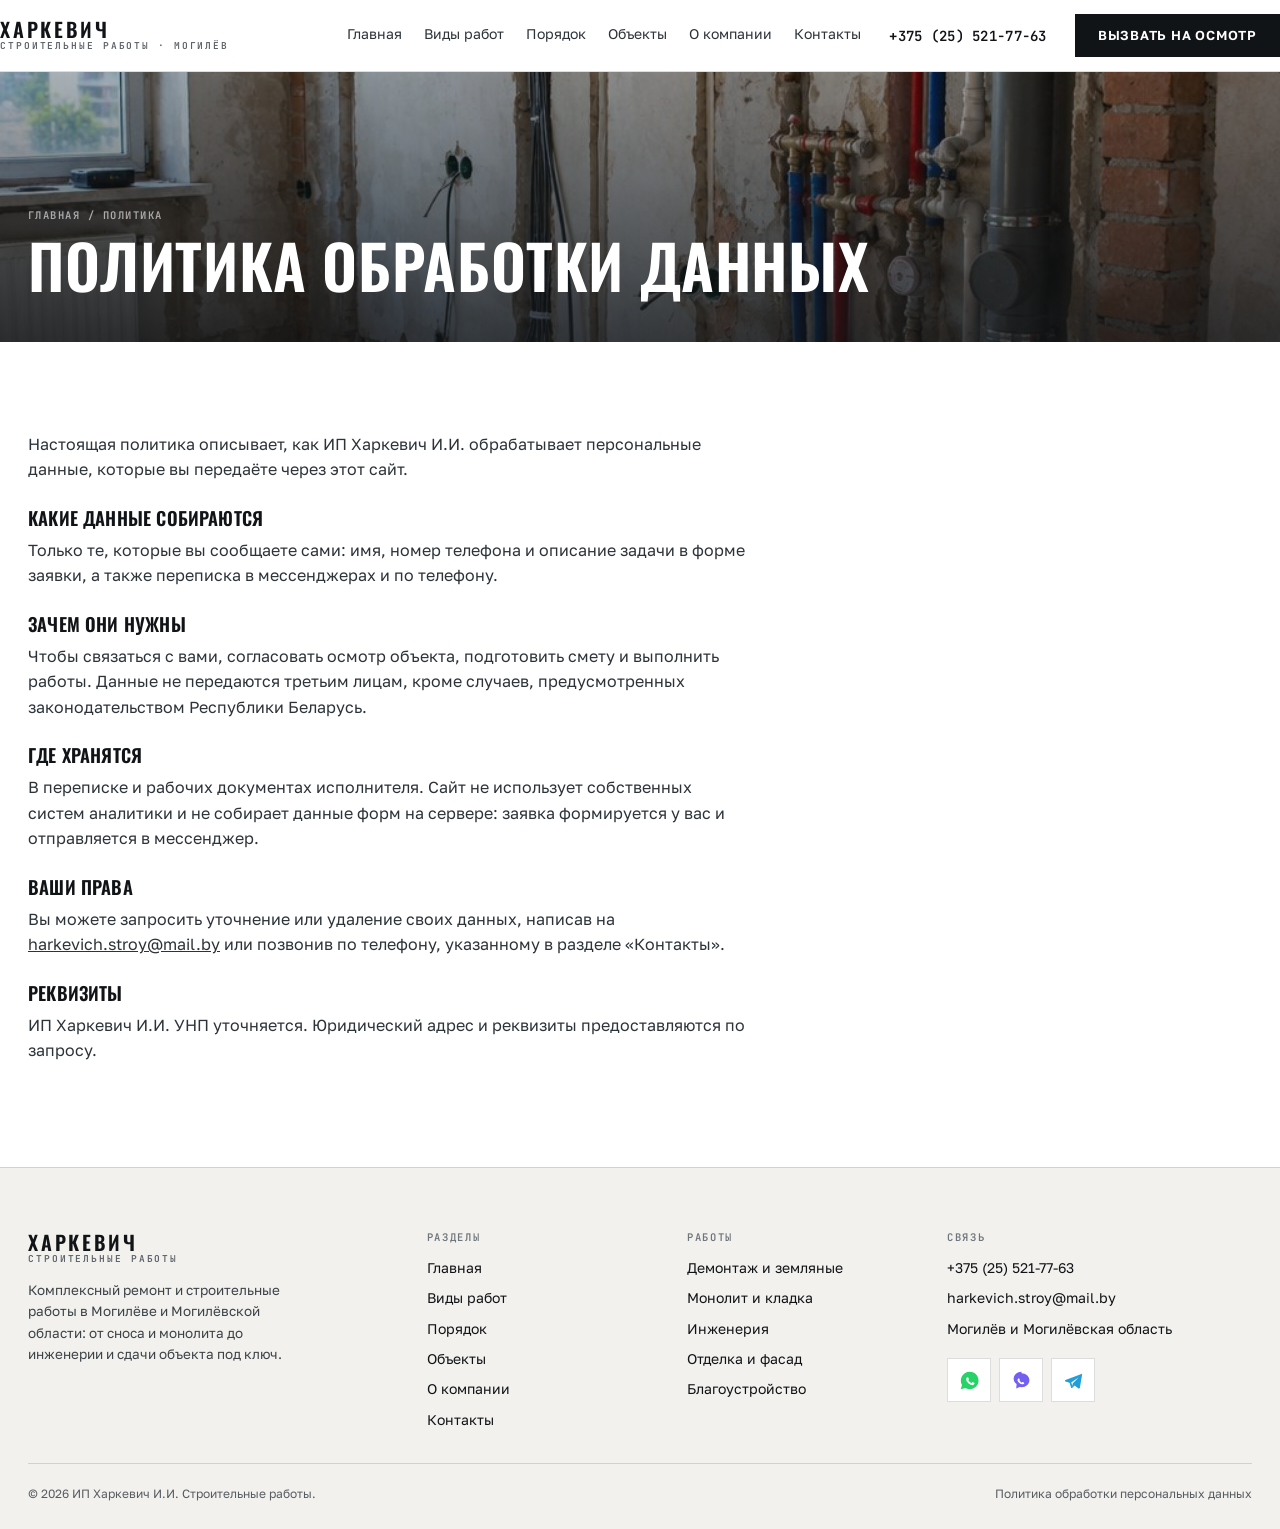
<file: politika.html>
<!DOCTYPE html>
<html lang="ru">
<head>
<meta charset="utf-8">
<meta name="viewport" content="width=device-width, initial-scale=1">
<title>Политика обработки персональных данных — ИП Харкевич И.И.</title>
<meta name="description" content="Как обрабатываются персональные данные, переданные через сайт.">
<style>
:root{--paper:#fff;--mist:#F2F1ED;--ink:#111417;--graph:#6E767D;--line:rgba(17,20,23,.14);
--red:#D22B2B;--pad:28px;--max:1280px;--disp:'Oswald',Impact,sans-serif;--body:'Golos Text',system-ui,sans-serif;
--mono:'JetBrains Mono',ui-monospace,monospace}
*{box-sizing:border-box}html{-webkit-text-size-adjust:100%}
body{margin:0;background:var(--paper);color:var(--ink);font:16px/1.6 var(--body);-webkit-font-smoothing:antialiased}
img{max-width:100%;display:block}h1,h2,h3{margin:0;font-family:var(--disp);font-weight:600;line-height:1.02;letter-spacing:.01em;text-transform:uppercase}
a{color:inherit;text-decoration:none}[hidden]{display:none!important}
.wrap{width:100%;max-width:var(--max);margin:0 auto;padding:0 var(--pad)}
.header{position:sticky;top:0;z-index:40;background:rgba(255,255,255,.96);border-bottom:1px solid var(--line);backdrop-filter:blur(10px)}
.header__in{display:flex;align-items:center;gap:28px;padding:14px 0}
.logo{display:flex;flex-direction:column;line-height:1.05}
.logo b{font:600 20px/1 var(--disp);letter-spacing:.14em}
.logo span{font:600 9.5px/1.4 var(--mono);letter-spacing:.2em;color:#5A6167;text-transform:uppercase}
.nav{display:flex;gap:22px;margin-left:auto;font-size:14px}
.nav a{padding:6px 0;border-bottom:2px solid transparent;color:#2C3339}
.nav a:hover,.nav a.is-on{border-color:var(--red);color:var(--ink)}
.header__tel{font:600 14px/1 var(--mono);letter-spacing:.02em}
.burger{display:none;width:44px;height:40px;border:1px solid var(--line);background:#fff;align-items:center;justify-content:center;flex-direction:column;gap:4px;cursor:pointer}
.burger i{display:block;width:18px;height:2px;background:var(--ink)}
.btn{display:inline-flex;align-items:center;gap:10px;padding:14px 22px;font:600 13px/1 var(--body);letter-spacing:.06em;text-transform:uppercase;border:1px solid var(--ink);background:var(--ink);color:#fff;cursor:pointer;transition:.2s}
.btn:hover{background:var(--red);border-color:var(--red)}
.btn--line{background:transparent;color:var(--ink)}
.btn--line:hover{background:var(--ink);border-color:var(--ink);color:#fff}
.hero{position:relative;min-height:min(92svh,780px);display:flex;align-items:flex-end;color:#fff;overflow:hidden}
.hero__img{position:absolute;inset:0;width:100%;height:100%;object-fit:cover}
.hero::after{content:'';position:absolute;inset:0;background:linear-gradient(180deg,rgba(17,20,23,.45) 0%,rgba(17,20,23,.18) 34%,rgba(17,20,23,.72) 78%,rgba(17,20,23,.9) 100%)}
.hero__in{position:relative;z-index:2;width:100%;padding:clamp(40px,7vw,74px) 0 clamp(24px,3vw,34px)}
.hero h1{font-size:clamp(2.5rem,7.2vw,5.6rem)}
.hero__lede{max-width:52ch;margin:18px 0 24px;color:rgba(255,255,255,.86);font-size:clamp(.95rem,1.4vw,1.06rem)}
.hero__acts{display:flex;flex-wrap:wrap;gap:12px;margin-bottom:clamp(24px,4vw,44px)}
.hero .btn{background:var(--red);border-color:var(--red)}
.hero .btn:hover{background:#fff;border-color:#fff;color:var(--ink)}
.hero .btn--line{background:transparent;border-color:rgba(255,255,255,.5);color:#fff}
.hero .btn--line:hover{background:#fff;color:var(--ink)}
.hero__facts{display:grid;grid-template-columns:repeat(4,minmax(0,1fr));border-top:1px solid rgba(255,255,255,.28)}
.hero__facts div{padding:16px 18px 0 0}
.hero__facts b{display:block;font:600 clamp(1.1rem,2vw,1.55rem)/1 var(--disp);letter-spacing:.04em}
.hero__facts span{font-size:11.5px;color:rgba(255,255,255,.66);letter-spacing:.04em}
.drawer{position:fixed;inset:0;z-index:90;background:rgba(17,20,23,.72);display:none}
.drawer[data-open]{display:block}
.drawer__in{position:absolute;inset:0 0 0 auto;width:min(420px,92vw);background:#fff;padding:26px;overflow-y:auto}
body.is-locked{overflow:hidden}
.mbar{display:none}
@media (max-width:1020px){
  .nav{display:none}.burger{display:flex}
  .header__tel{font-size:13px}
  .hero__facts{grid-template-columns:1fr 1fr}
}
</style>
<link rel="preconnect" href="https://fonts.googleapis.com">
<link rel="preconnect" href="https://fonts.gstatic.com" crossorigin>
<link href="https://fonts.googleapis.com/css2?family=Oswald:wght@400;500;600;700&family=Golos+Text:wght@400;500;600;700&family=JetBrains+Mono:wght@400;600&display=swap" rel="stylesheet">
<link rel="stylesheet" href="assets/css/style.css">
<link rel="icon" href="assets/img/favicon.svg" type="image/svg+xml">

</head>
<body>
<header class="header"><div class="wrap header__in">
<a class="logo" href="index.html"><b>ХАРКЕВИЧ</b><span>строительные работы · Могилёв</span></a>
<nav class="nav" aria-label="Основное меню"><a href="index.html">Главная</a><a href="uslugi.html">Виды работ</a><a href="etapy.html">Порядок</a><a href="raboty.html">Объекты</a><a href="o-kompanii.html">О компании</a><a href="kontakty.html">Контакты</a></nav>
<a class="header__tel" href="tel:+375255217763">+375 (25) 521-77-63</a>
<a class="btn" href="https://wa.me/375255217763" target="_blank" rel="noopener">Вызвать на осмотр</a>
<button class="burger" type="button" aria-label="Меню" aria-expanded="false" aria-controls="drawer"><i></i><i></i><i></i></button>
</div></header>
<div class="drawer" id="drawer" role="dialog" aria-modal="true" aria-label="Меню" hidden>
<div class="drawer__in">
<div style="display:flex;justify-content:space-between;align-items:center;margin-bottom:22px">
<a class="logo" href="index.html"><b>ХАРКЕВИЧ</b><span>строительные работы</span></a>
<button class="burger" type="button" data-close aria-label="Закрыть меню" style="display:flex"><i style="transform:rotate(45deg) translateY(3px)"></i><i style="transform:rotate(-45deg) translateY(-3px)"></i></button>
</div>
<nav style="display:grid;gap:2px;font:600 20px/1 var(--disp);text-transform:uppercase;letter-spacing:.04em;margin-bottom:24px">
<a href="index.html" style="padding:14px 0;border-bottom:1px solid var(--line)">Главная</a><a href="uslugi.html" style="padding:14px 0;border-bottom:1px solid var(--line)">Виды работ</a><a href="etapy.html" style="padding:14px 0;border-bottom:1px solid var(--line)">Порядок</a><a href="raboty.html" style="padding:14px 0;border-bottom:1px solid var(--line)">Объекты</a><a href="o-kompanii.html" style="padding:14px 0;border-bottom:1px solid var(--line)">О компании</a><a href="kontakty.html" style="padding:14px 0;border-bottom:1px solid var(--line)">Контакты</a>
</nav>
<a class="btn" style="width:100%;justify-content:center" href="tel:+375255217763">Позвонить +375 (25) 521-77-63</a>
<p style="font-size:13px;color:var(--graph);margin:14px 0 0">Могилёв и Могилёвская область. Выезд на объект для осмотра и оценки объёма работ.</p>
</div></div>
<main>
<section class="phero" style="min-height:clamp(220px,30vh,300px)"><img src="assets/img/eng.jpg" alt="Инженерные работы" width="1800" height="1000">
<div class="phero__in"><div class="wrap"><div class="crumbs"><a href="index.html">Главная</a> / Политика</div><h1>Политика обработки данных</h1></div></div></section>
<section class="section"><div class="wrap"><div class="prose">
<p>Настоящая политика описывает, как ИП Харкевич И.И. обрабатывает персональные данные, которые вы передаёте через этот сайт.</p>
<h3>Какие данные собираются</h3>
<p>Только те, которые вы сообщаете сами: имя, номер телефона и описание задачи в форме заявки, а также переписка в мессенджерах и по телефону.</p>
<h3>Зачем они нужны</h3>
<p>Чтобы связаться с вами, согласовать осмотр объекта, подготовить смету и выполнить работы. Данные не передаются третьим лицам, кроме случаев, предусмотренных законодательством Республики Беларусь.</p>
<h3>Где хранятся</h3>
<p>В переписке и рабочих документах исполнителя. Сайт не использует собственных систем аналитики и не собирает данные форм на сервере: заявка формируется у вас и отправляется в мессенджер.</p>
<h3>Ваши права</h3>
<p>Вы можете запросить уточнение или удаление своих данных, написав на <a href="mailto:harkevich.stroy@mail.by" style="text-decoration:underline">harkevich.stroy@mail.by</a> или позвонив по телефону, указанному в разделе «Контакты».</p>
<h3>Реквизиты</h3>
<p>ИП Харкевич И.И. УНП уточняется. Юридический адрес и реквизиты предоставляются по запросу.</p>
</div></div></section>
</main>
<footer class="footer"><div class="wrap">
<div class="footer__top">
<div class="footer__about"><a class="logo" href="index.html"><b>ХАРКЕВИЧ</b><span>строительные работы</span></a>
<p>Комплексный ремонт и строительные работы в Могилёве и Могилёвской области: от сноса и монолита до инженерии и сдачи объекта под ключ.</p></div>
<div><h4>Разделы</h4><ul><li><a href="index.html">Главная</a></li><li><a href="uslugi.html">Виды работ</a></li><li><a href="etapy.html">Порядок</a></li><li><a href="raboty.html">Объекты</a></li><li><a href="o-kompanii.html">О компании</a></li><li><a href="kontakty.html">Контакты</a></li></ul></div>
<div><h4>Работы</h4><ul><li><a href="uslugi.html">Демонтаж и земляные</a></li><li><a href="uslugi.html">Монолит и кладка</a></li><li><a href="uslugi.html">Инженерия</a></li><li><a href="uslugi.html">Отделка и фасад</a></li><li><a href="uslugi.html">Благоустройство</a></li></ul></div>
<div><h4>Связь</h4><ul>
<li><a href="tel:+375255217763">+375 (25) 521-77-63</a></li>
<li><a href="mailto:harkevich.stroy@mail.by">harkevich.stroy@mail.by</a></li>
<li>Могилёв и Могилёвская область</li>
<li style="margin-top:10px"><div class="msgr"><a href="https://wa.me/375255217763" target="_blank" rel="noopener" aria-label="WhatsApp" style="color:#25D366"><svg viewBox="0 0 24 24" fill="currentColor" aria-hidden="true"><path d="M12 2a10 10 0 0 0-8.6 15L2 22l5.2-1.4A10 10 0 1 0 12 2m5.3 14.1c-.2.6-1.2 1.2-1.9 1.2-.5 0-1.1 0-2-.4a11 11 0 0 1-4.4-3.9c-.5-.8-.9-1.7-.9-2.5 0-.7.4-1.4.9-1.8.2-.2.4-.3.6-.3h.5c.2 0 .4 0 .5.4l.7 1.6c0 .2 0 .3-.1.5l-.4.5c-.1.2-.2.3 0 .5a8 8 0 0 0 3.4 2.9c.2.1.4.1.5-.1l.6-.7c.1-.2.3-.2.5-.1l1.6.8c.2.1.3.2.3.4s0 .5-.1.9"/></svg></a><a href="viber://chat?number=%2B375255217763" aria-label="Viber" style="color:#7360F2"><svg viewBox="0 0 24 24" fill="currentColor" aria-hidden="true"><path d="M12 2C7 2 3 5.6 3 10c0 2.5 1.3 4.7 3.4 6.1L6 21l4-1.6c.6.1 1.3.2 2 .2 5 0 9-3.6 9-8s-4-8-9-8m3.6 11.3c-.4.9-1.9 1.6-2.7 1.5-2.4-.3-4.6-2.1-5.4-4.4-.3-.8.2-2 1-2.4.3-.2.7 0 .9.3l.7 1.2c.1.3 0 .5-.2.7-.3.2-.2.5.1.9.6.8 1.2 1.2 1.9 1.5.4.2.6 0 .8-.2s.4-.3.7-.2l1.3.6c.3.2.3.6.2.9"/></svg></a><a href="https://t.me/+375255217763" target="_blank" rel="noopener" aria-label="Telegram" style="color:#229ED9"><svg viewBox="0 0 24 24" fill="currentColor" aria-hidden="true"><path d="M21.8 4.2 2.9 11.4c-.9.3-.9 1.5 0 1.8l4.6 1.5 1.7 5.3c.2.7 1 .9 1.5.3l2.5-2.6 4.6 3.4c.6.4 1.4 0 1.5-.7l2.5-15c.1-.8-.6-1.4-1.5-1.2M9.4 14.3l8.4-5.6-6.8 6.6-.2 3z"/></svg></a></div></li>
</ul></div>
</div>
<div class="footer__bottom"><span>© <span id="yr">2026</span> ИП Харкевич И.И. Строительные работы.</span>
<span><a href="politika.html">Политика обработки персональных данных</a></span></div>
</div></footer>
<div class="mbar" role="navigation" aria-label="Быстрая связь">
<a href="tel:+375255217763"><svg viewBox="0 0 24 24" fill="currentColor" aria-hidden="true"><path d="M6.6 10.8a15.5 15.5 0 0 0 6.6 6.6l2.2-2.2a1 1 0 0 1 1-.24c1.1.36 2.3.56 3.5.56a1 1 0 0 1 1 1V20a1 1 0 0 1-1 1A17 17 0 0 1 3 4a1 1 0 0 1 1-1h3.5a1 1 0 0 1 1 1c0 1.2.2 2.4.56 3.5a1 1 0 0 1-.25 1z"/></svg>Позвонить</a>
<a href="https://wa.me/375255217763" target="_blank" rel="noopener"><svg viewBox="0 0 24 24" fill="currentColor" aria-hidden="true"><path d="M12 2a10 10 0 0 0-8.6 15L2 22l5.2-1.4A10 10 0 1 0 12 2m5.3 14.1c-.2.6-1.2 1.2-1.9 1.2-.5 0-1.1 0-2-.4a11 11 0 0 1-4.4-3.9c-.5-.8-.9-1.7-.9-2.5 0-.7.4-1.4.9-1.8.2-.2.4-.3.6-.3h.5c.2 0 .4 0 .5.4l.7 1.6c0 .2 0 .3-.1.5l-.4.5c-.1.2-.2.3 0 .5a8 8 0 0 0 3.4 2.9c.2.1.4.1.5-.1l.6-.7c.1-.2.3-.2.5-.1l1.6.8c.2.1.3.2.3.4s0 .5-.1.9"/></svg>WhatsApp</a>
<a href="viber://chat?number=%2B375255217763"><svg viewBox="0 0 24 24" fill="currentColor" aria-hidden="true"><path d="M12 2C7 2 3 5.6 3 10c0 2.5 1.3 4.7 3.4 6.1L6 21l4-1.6c.6.1 1.3.2 2 .2 5 0 9-3.6 9-8s-4-8-9-8m3.6 11.3c-.4.9-1.9 1.6-2.7 1.5-2.4-.3-4.6-2.1-5.4-4.4-.3-.8.2-2 1-2.4.3-.2.7 0 .9.3l.7 1.2c.1.3 0 .5-.2.7-.3.2-.2.5.1.9.6.8 1.2 1.2 1.9 1.5.4.2.6 0 .8-.2s.4-.3.7-.2l1.3.6c.3.2.3.6.2.9"/></svg>Viber</a>
<a href="https://t.me/+375255217763" target="_blank" rel="noopener"><svg viewBox="0 0 24 24" fill="currentColor" aria-hidden="true"><path d="M21.8 4.2 2.9 11.4c-.9.3-.9 1.5 0 1.8l4.6 1.5 1.7 5.3c.2.7 1 .9 1.5.3l2.5-2.6 4.6 3.4c.6.4 1.4 0 1.5-.7l2.5-15c.1-.8-.6-1.4-1.5-1.2M9.4 14.3l8.4-5.6-6.8 6.6-.2 3z"/></svg>Telegram</a>
</div>
<script src="assets/js/main.js"></script>
</body>
</html>
</file>
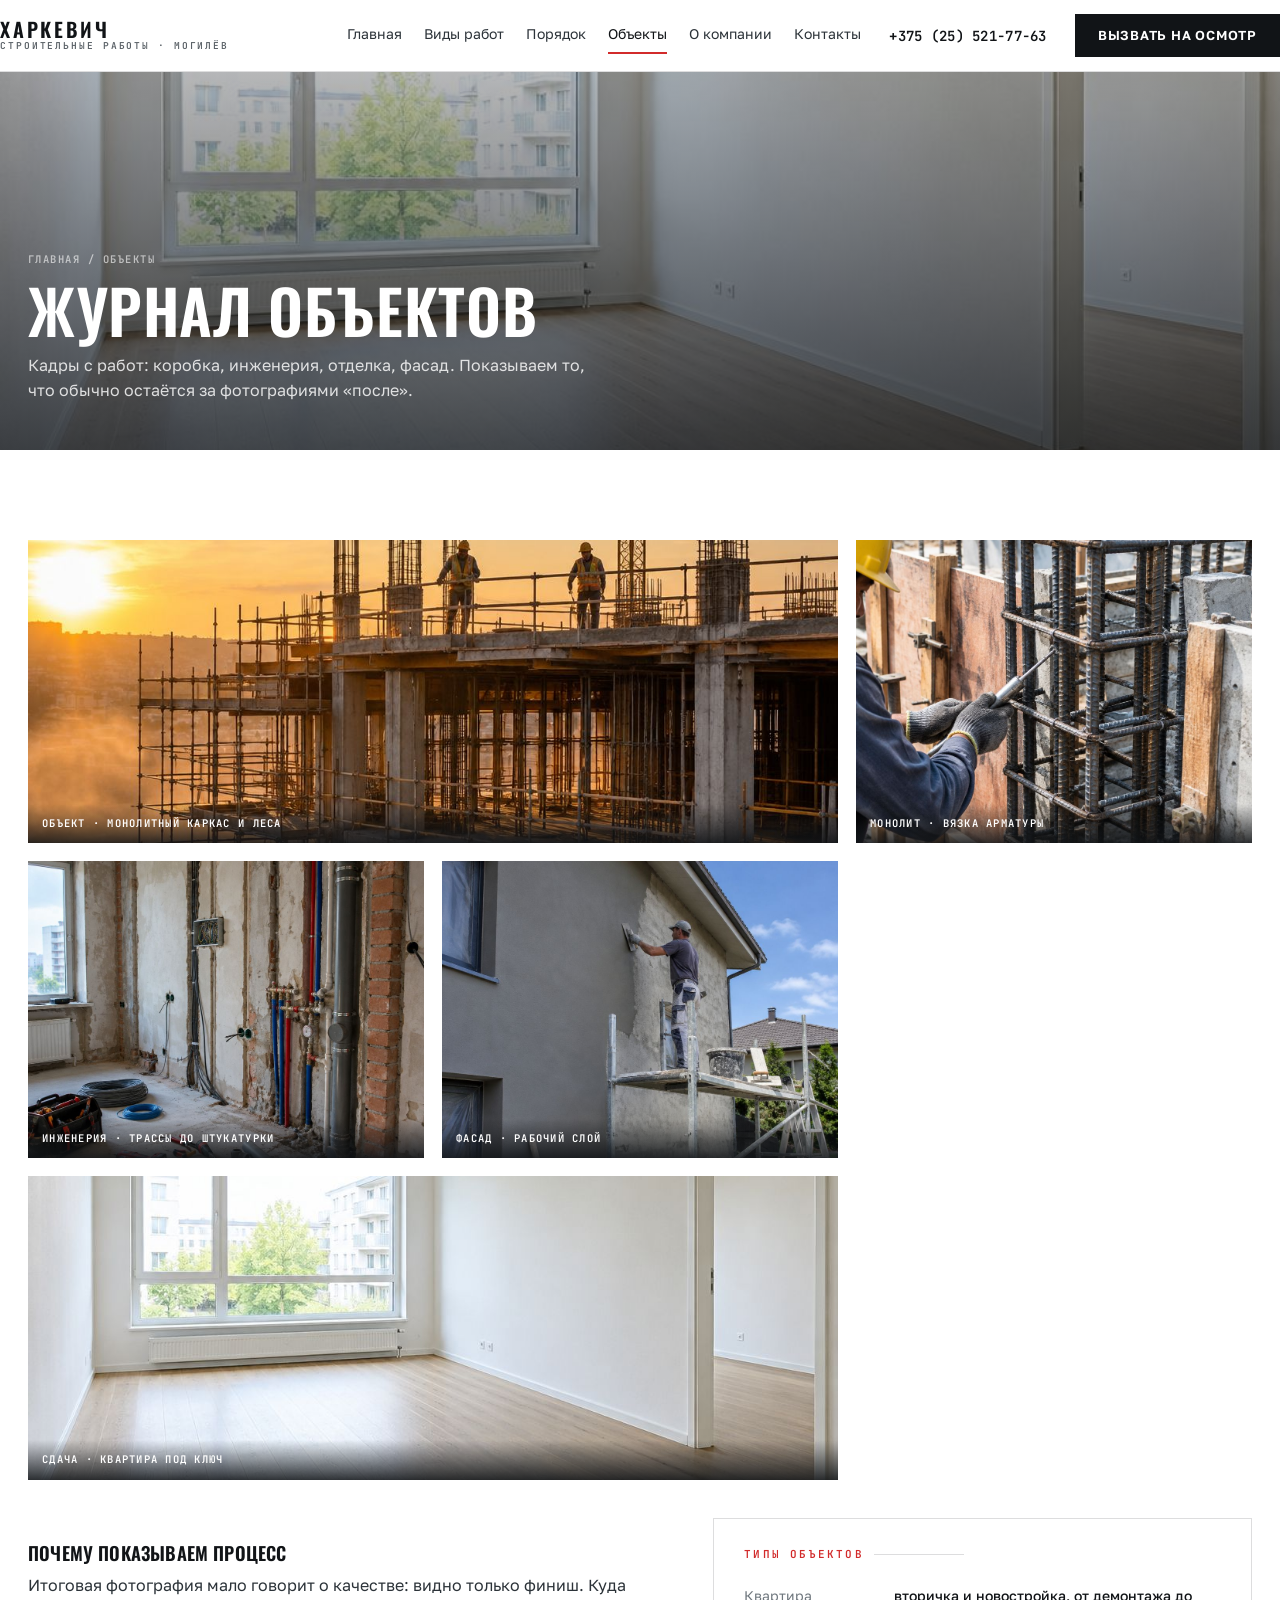
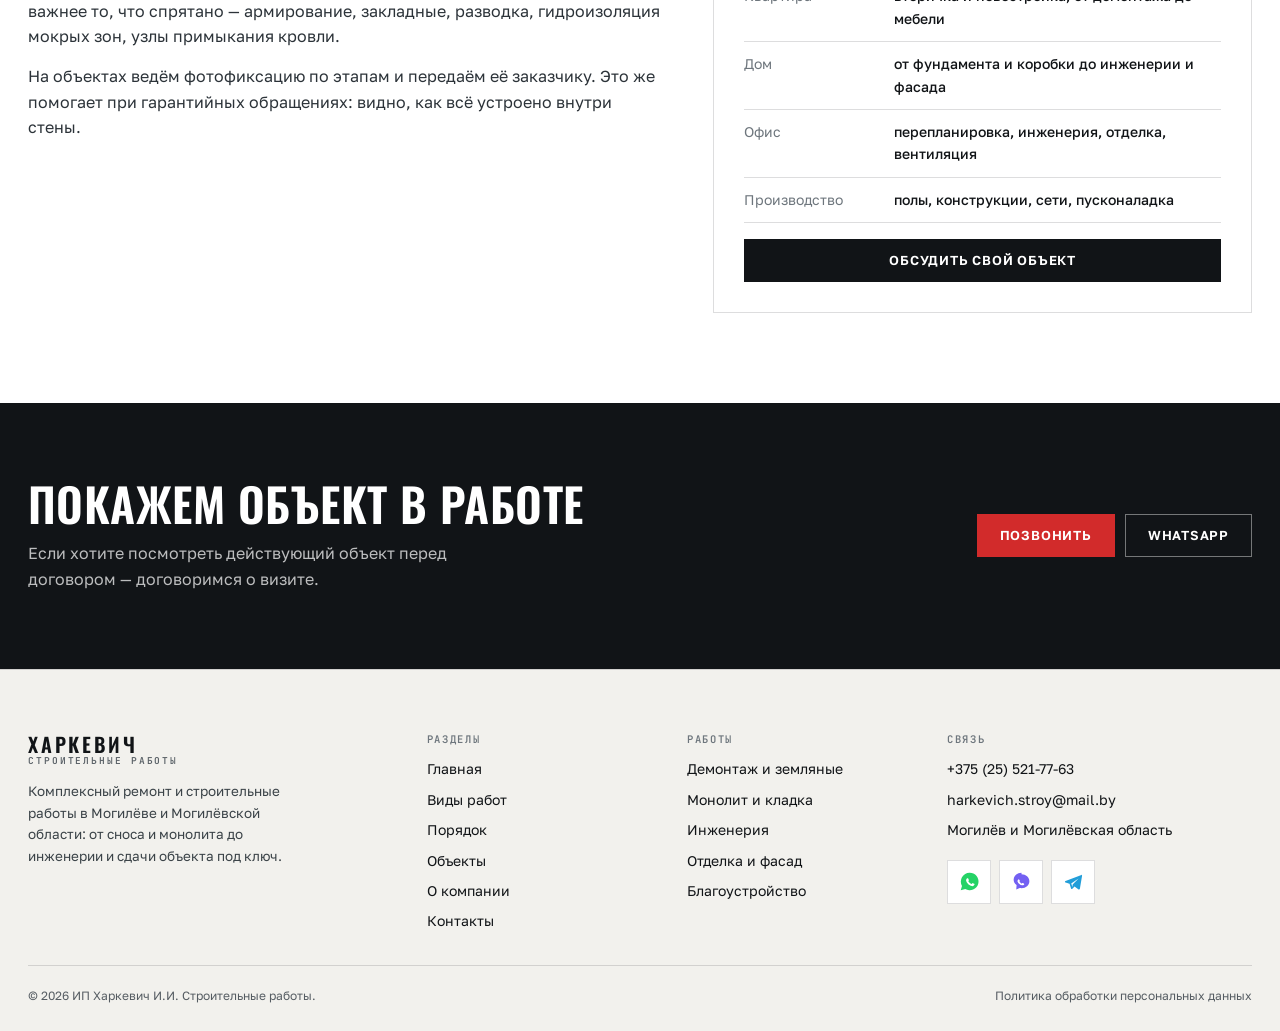
<file: raboty.html>
<!DOCTYPE html>
<html lang="ru">
<head>
<meta charset="utf-8">
<meta name="viewport" content="width=device-width, initial-scale=1">
<title>Объекты — ИП Харкевич И.И.</title>
<meta name="description" content="Фотографии с объектов: монолитный каркас, инженерия, фасад, отделка под ключ. Журнал работ по этапам.">
<style>
:root{--paper:#fff;--mist:#F2F1ED;--ink:#111417;--graph:#6E767D;--line:rgba(17,20,23,.14);
--red:#D22B2B;--pad:28px;--max:1280px;--disp:'Oswald',Impact,sans-serif;--body:'Golos Text',system-ui,sans-serif;
--mono:'JetBrains Mono',ui-monospace,monospace}
*{box-sizing:border-box}html{-webkit-text-size-adjust:100%}
body{margin:0;background:var(--paper);color:var(--ink);font:16px/1.6 var(--body);-webkit-font-smoothing:antialiased}
img{max-width:100%;display:block}h1,h2,h3{margin:0;font-family:var(--disp);font-weight:600;line-height:1.02;letter-spacing:.01em;text-transform:uppercase}
a{color:inherit;text-decoration:none}[hidden]{display:none!important}
.wrap{width:100%;max-width:var(--max);margin:0 auto;padding:0 var(--pad)}
.header{position:sticky;top:0;z-index:40;background:rgba(255,255,255,.96);border-bottom:1px solid var(--line);backdrop-filter:blur(10px)}
.header__in{display:flex;align-items:center;gap:28px;padding:14px 0}
.logo{display:flex;flex-direction:column;line-height:1.05}
.logo b{font:600 20px/1 var(--disp);letter-spacing:.14em}
.logo span{font:600 9.5px/1.4 var(--mono);letter-spacing:.2em;color:#5A6167;text-transform:uppercase}
.nav{display:flex;gap:22px;margin-left:auto;font-size:14px}
.nav a{padding:6px 0;border-bottom:2px solid transparent;color:#2C3339}
.nav a:hover,.nav a.is-on{border-color:var(--red);color:var(--ink)}
.header__tel{font:600 14px/1 var(--mono);letter-spacing:.02em}
.burger{display:none;width:44px;height:40px;border:1px solid var(--line);background:#fff;align-items:center;justify-content:center;flex-direction:column;gap:4px;cursor:pointer}
.burger i{display:block;width:18px;height:2px;background:var(--ink)}
.btn{display:inline-flex;align-items:center;gap:10px;padding:14px 22px;font:600 13px/1 var(--body);letter-spacing:.06em;text-transform:uppercase;border:1px solid var(--ink);background:var(--ink);color:#fff;cursor:pointer;transition:.2s}
.btn:hover{background:var(--red);border-color:var(--red)}
.btn--line{background:transparent;color:var(--ink)}
.btn--line:hover{background:var(--ink);border-color:var(--ink);color:#fff}
.hero{position:relative;min-height:min(92svh,780px);display:flex;align-items:flex-end;color:#fff;overflow:hidden}
.hero__img{position:absolute;inset:0;width:100%;height:100%;object-fit:cover}
.hero::after{content:'';position:absolute;inset:0;background:linear-gradient(180deg,rgba(17,20,23,.45) 0%,rgba(17,20,23,.18) 34%,rgba(17,20,23,.72) 78%,rgba(17,20,23,.9) 100%)}
.hero__in{position:relative;z-index:2;width:100%;padding:clamp(40px,7vw,74px) 0 clamp(24px,3vw,34px)}
.hero h1{font-size:clamp(2.5rem,7.2vw,5.6rem)}
.hero__lede{max-width:52ch;margin:18px 0 24px;color:rgba(255,255,255,.86);font-size:clamp(.95rem,1.4vw,1.06rem)}
.hero__acts{display:flex;flex-wrap:wrap;gap:12px;margin-bottom:clamp(24px,4vw,44px)}
.hero .btn{background:var(--red);border-color:var(--red)}
.hero .btn:hover{background:#fff;border-color:#fff;color:var(--ink)}
.hero .btn--line{background:transparent;border-color:rgba(255,255,255,.5);color:#fff}
.hero .btn--line:hover{background:#fff;color:var(--ink)}
.hero__facts{display:grid;grid-template-columns:repeat(4,minmax(0,1fr));border-top:1px solid rgba(255,255,255,.28)}
.hero__facts div{padding:16px 18px 0 0}
.hero__facts b{display:block;font:600 clamp(1.1rem,2vw,1.55rem)/1 var(--disp);letter-spacing:.04em}
.hero__facts span{font-size:11.5px;color:rgba(255,255,255,.66);letter-spacing:.04em}
.drawer{position:fixed;inset:0;z-index:90;background:rgba(17,20,23,.72);display:none}
.drawer[data-open]{display:block}
.drawer__in{position:absolute;inset:0 0 0 auto;width:min(420px,92vw);background:#fff;padding:26px;overflow-y:auto}
body.is-locked{overflow:hidden}
.mbar{display:none}
@media (max-width:1020px){
  .nav{display:none}.burger{display:flex}
  .header__tel{font-size:13px}
  .hero__facts{grid-template-columns:1fr 1fr}
}
</style>
<link rel="preconnect" href="https://fonts.googleapis.com">
<link rel="preconnect" href="https://fonts.gstatic.com" crossorigin>
<link href="https://fonts.googleapis.com/css2?family=Oswald:wght@400;500;600;700&family=Golos+Text:wght@400;500;600;700&family=JetBrains+Mono:wght@400;600&display=swap" rel="stylesheet">
<link rel="stylesheet" href="assets/css/style.css">
<link rel="icon" href="assets/img/favicon.svg" type="image/svg+xml">

</head>
<body>
<header class="header"><div class="wrap header__in">
<a class="logo" href="index.html"><b>ХАРКЕВИЧ</b><span>строительные работы · Могилёв</span></a>
<nav class="nav" aria-label="Основное меню"><a href="index.html">Главная</a><a href="uslugi.html">Виды работ</a><a href="etapy.html">Порядок</a><a href="raboty.html" class="is-on">Объекты</a><a href="o-kompanii.html">О компании</a><a href="kontakty.html">Контакты</a></nav>
<a class="header__tel" href="tel:+375255217763">+375 (25) 521-77-63</a>
<a class="btn" href="https://wa.me/375255217763" target="_blank" rel="noopener">Вызвать на осмотр</a>
<button class="burger" type="button" aria-label="Меню" aria-expanded="false" aria-controls="drawer"><i></i><i></i><i></i></button>
</div></header>
<div class="drawer" id="drawer" role="dialog" aria-modal="true" aria-label="Меню" hidden>
<div class="drawer__in">
<div style="display:flex;justify-content:space-between;align-items:center;margin-bottom:22px">
<a class="logo" href="index.html"><b>ХАРКЕВИЧ</b><span>строительные работы</span></a>
<button class="burger" type="button" data-close aria-label="Закрыть меню" style="display:flex"><i style="transform:rotate(45deg) translateY(3px)"></i><i style="transform:rotate(-45deg) translateY(-3px)"></i></button>
</div>
<nav style="display:grid;gap:2px;font:600 20px/1 var(--disp);text-transform:uppercase;letter-spacing:.04em;margin-bottom:24px">
<a href="index.html" style="padding:14px 0;border-bottom:1px solid var(--line)">Главная</a><a href="uslugi.html" style="padding:14px 0;border-bottom:1px solid var(--line)">Виды работ</a><a href="etapy.html" style="padding:14px 0;border-bottom:1px solid var(--line)">Порядок</a><a href="raboty.html" style="padding:14px 0;border-bottom:1px solid var(--line)">Объекты</a><a href="o-kompanii.html" style="padding:14px 0;border-bottom:1px solid var(--line)">О компании</a><a href="kontakty.html" style="padding:14px 0;border-bottom:1px solid var(--line)">Контакты</a>
</nav>
<a class="btn" style="width:100%;justify-content:center" href="tel:+375255217763">Позвонить +375 (25) 521-77-63</a>
<p style="font-size:13px;color:var(--graph);margin:14px 0 0">Могилёв и Могилёвская область. Выезд на объект для осмотра и оценки объёма работ.</p>
</div></div>
<main>
<section class="phero"><img src="assets/img/flat.jpg" alt="Квартира после ремонта" width="1800" height="1000">
<div class="phero__in"><div class="wrap"><div class="crumbs"><a href="index.html">Главная</a> / Объекты</div>
<h1>Журнал объектов</h1><p>Кадры с работ: коробка, инженерия, отделка, фасад. Показываем то, что обычно остаётся за фотографиями «после».</p></div></div></section>
<section class="section"><div class="wrap">
<div class="gal" style="margin-bottom:clamp(24px,3vw,40px)">
<figure class="wide"><img src="assets/img/hero.jpg" alt="Строительная площадка" width="1600" height="700" loading="lazy"><figcaption>Объект · монолитный каркас и леса</figcaption></figure>
<figure><img src="assets/img/monolit.jpg" alt="Армирование" width="1400" height="1050" loading="lazy"><figcaption>Монолит · вязка арматуры</figcaption></figure>
<figure><img src="assets/img/eng.jpg" alt="Инженерия" width="1400" height="1050" loading="lazy"><figcaption>Инженерия · трассы до штукатурки</figcaption></figure>
<figure><img src="assets/img/fasad.jpg" alt="Фасад" width="1400" height="1050" loading="lazy"><figcaption>Фасад · рабочий слой</figcaption></figure>
<figure class="wide"><img src="assets/img/flat.jpg" alt="Отделка завершена" width="1600" height="700" loading="lazy"><figcaption>Сдача · квартира под ключ</figcaption></figure>
</div>
<div class="two"><div class="prose"><h3>Почему показываем процесс</h3>
<p>Итоговая фотография мало говорит о качестве: видно только финиш. Куда важнее то, что спрятано — армирование, закладные, разводка, гидроизоляция мокрых зон, узлы примыкания кровли.</p>
<p>На объектах ведём фотофиксацию по этапам и передаём её заказчику. Это же помогает при гарантийных обращениях: видно, как всё устроено внутри стены.</p></div>
<div class="card"><p class="kick">типы объектов</p>
<dl class="dl">
<div><dt>Квартира</dt><dd>вторичка и новостройка, от демонтажа до мебели</dd></div>
<div><dt>Дом</dt><dd>от фундамента и коробки до инженерии и фасада</dd></div>
<div><dt>Офис</dt><dd>перепланировка, инженерия, отделка, вентиляция</dd></div>
<div><dt>Производство</dt><dd>полы, конструкции, сети, пусконаладка</dd></div>
</dl>
<a class="btn" style="width:100%;justify-content:center;margin-top:16px" href="kontakty.html">Обсудить свой объект</a></div></div>
</div></section>
<section class="cta"><div class="wrap cta__in"><div><h2>Покажем объект в работе</h2><p>Если хотите посмотреть действующий объект перед договором — договоримся о визите.</p></div>
<div class="cta__acts"><a class="btn" href="tel:+375255217763">Позвонить</a><a class="btn btn--line" href="https://wa.me/375255217763" target="_blank" rel="noopener">WhatsApp</a></div></div></section>
</main>
<footer class="footer"><div class="wrap">
<div class="footer__top">
<div class="footer__about"><a class="logo" href="index.html"><b>ХАРКЕВИЧ</b><span>строительные работы</span></a>
<p>Комплексный ремонт и строительные работы в Могилёве и Могилёвской области: от сноса и монолита до инженерии и сдачи объекта под ключ.</p></div>
<div><h4>Разделы</h4><ul><li><a href="index.html">Главная</a></li><li><a href="uslugi.html">Виды работ</a></li><li><a href="etapy.html">Порядок</a></li><li><a href="raboty.html">Объекты</a></li><li><a href="o-kompanii.html">О компании</a></li><li><a href="kontakty.html">Контакты</a></li></ul></div>
<div><h4>Работы</h4><ul><li><a href="uslugi.html">Демонтаж и земляные</a></li><li><a href="uslugi.html">Монолит и кладка</a></li><li><a href="uslugi.html">Инженерия</a></li><li><a href="uslugi.html">Отделка и фасад</a></li><li><a href="uslugi.html">Благоустройство</a></li></ul></div>
<div><h4>Связь</h4><ul>
<li><a href="tel:+375255217763">+375 (25) 521-77-63</a></li>
<li><a href="mailto:harkevich.stroy@mail.by">harkevich.stroy@mail.by</a></li>
<li>Могилёв и Могилёвская область</li>
<li style="margin-top:10px"><div class="msgr"><a href="https://wa.me/375255217763" target="_blank" rel="noopener" aria-label="WhatsApp" style="color:#25D366"><svg viewBox="0 0 24 24" fill="currentColor" aria-hidden="true"><path d="M12 2a10 10 0 0 0-8.6 15L2 22l5.2-1.4A10 10 0 1 0 12 2m5.3 14.1c-.2.6-1.2 1.2-1.9 1.2-.5 0-1.1 0-2-.4a11 11 0 0 1-4.4-3.9c-.5-.8-.9-1.7-.9-2.5 0-.7.4-1.4.9-1.8.2-.2.4-.3.6-.3h.5c.2 0 .4 0 .5.4l.7 1.6c0 .2 0 .3-.1.5l-.4.5c-.1.2-.2.3 0 .5a8 8 0 0 0 3.4 2.9c.2.1.4.1.5-.1l.6-.7c.1-.2.3-.2.5-.1l1.6.8c.2.1.3.2.3.4s0 .5-.1.9"/></svg></a><a href="viber://chat?number=%2B375255217763" aria-label="Viber" style="color:#7360F2"><svg viewBox="0 0 24 24" fill="currentColor" aria-hidden="true"><path d="M12 2C7 2 3 5.6 3 10c0 2.5 1.3 4.7 3.4 6.1L6 21l4-1.6c.6.1 1.3.2 2 .2 5 0 9-3.6 9-8s-4-8-9-8m3.6 11.3c-.4.9-1.9 1.6-2.7 1.5-2.4-.3-4.6-2.1-5.4-4.4-.3-.8.2-2 1-2.4.3-.2.7 0 .9.3l.7 1.2c.1.3 0 .5-.2.7-.3.2-.2.5.1.9.6.8 1.2 1.2 1.9 1.5.4.2.6 0 .8-.2s.4-.3.7-.2l1.3.6c.3.2.3.6.2.9"/></svg></a><a href="https://t.me/+375255217763" target="_blank" rel="noopener" aria-label="Telegram" style="color:#229ED9"><svg viewBox="0 0 24 24" fill="currentColor" aria-hidden="true"><path d="M21.8 4.2 2.9 11.4c-.9.3-.9 1.5 0 1.8l4.6 1.5 1.7 5.3c.2.7 1 .9 1.5.3l2.5-2.6 4.6 3.4c.6.4 1.4 0 1.5-.7l2.5-15c.1-.8-.6-1.4-1.5-1.2M9.4 14.3l8.4-5.6-6.8 6.6-.2 3z"/></svg></a></div></li>
</ul></div>
</div>
<div class="footer__bottom"><span>© <span id="yr">2026</span> ИП Харкевич И.И. Строительные работы.</span>
<span><a href="politika.html">Политика обработки персональных данных</a></span></div>
</div></footer>
<div class="mbar" role="navigation" aria-label="Быстрая связь">
<a href="tel:+375255217763"><svg viewBox="0 0 24 24" fill="currentColor" aria-hidden="true"><path d="M6.6 10.8a15.5 15.5 0 0 0 6.6 6.6l2.2-2.2a1 1 0 0 1 1-.24c1.1.36 2.3.56 3.5.56a1 1 0 0 1 1 1V20a1 1 0 0 1-1 1A17 17 0 0 1 3 4a1 1 0 0 1 1-1h3.5a1 1 0 0 1 1 1c0 1.2.2 2.4.56 3.5a1 1 0 0 1-.25 1z"/></svg>Позвонить</a>
<a href="https://wa.me/375255217763" target="_blank" rel="noopener"><svg viewBox="0 0 24 24" fill="currentColor" aria-hidden="true"><path d="M12 2a10 10 0 0 0-8.6 15L2 22l5.2-1.4A10 10 0 1 0 12 2m5.3 14.1c-.2.6-1.2 1.2-1.9 1.2-.5 0-1.1 0-2-.4a11 11 0 0 1-4.4-3.9c-.5-.8-.9-1.7-.9-2.5 0-.7.4-1.4.9-1.8.2-.2.4-.3.6-.3h.5c.2 0 .4 0 .5.4l.7 1.6c0 .2 0 .3-.1.5l-.4.5c-.1.2-.2.3 0 .5a8 8 0 0 0 3.4 2.9c.2.1.4.1.5-.1l.6-.7c.1-.2.3-.2.5-.1l1.6.8c.2.1.3.2.3.4s0 .5-.1.9"/></svg>WhatsApp</a>
<a href="viber://chat?number=%2B375255217763"><svg viewBox="0 0 24 24" fill="currentColor" aria-hidden="true"><path d="M12 2C7 2 3 5.6 3 10c0 2.5 1.3 4.7 3.4 6.1L6 21l4-1.6c.6.1 1.3.2 2 .2 5 0 9-3.6 9-8s-4-8-9-8m3.6 11.3c-.4.9-1.9 1.6-2.7 1.5-2.4-.3-4.6-2.1-5.4-4.4-.3-.8.2-2 1-2.4.3-.2.7 0 .9.3l.7 1.2c.1.3 0 .5-.2.7-.3.2-.2.5.1.9.6.8 1.2 1.2 1.9 1.5.4.2.6 0 .8-.2s.4-.3.7-.2l1.3.6c.3.2.3.6.2.9"/></svg>Viber</a>
<a href="https://t.me/+375255217763" target="_blank" rel="noopener"><svg viewBox="0 0 24 24" fill="currentColor" aria-hidden="true"><path d="M21.8 4.2 2.9 11.4c-.9.3-.9 1.5 0 1.8l4.6 1.5 1.7 5.3c.2.7 1 .9 1.5.3l2.5-2.6 4.6 3.4c.6.4 1.4 0 1.5-.7l2.5-15c.1-.8-.6-1.4-1.5-1.2M9.4 14.3l8.4-5.6-6.8 6.6-.2 3z"/></svg>Telegram</a>
</div>
<script src="assets/js/main.js"></script>
</body>
</html>
</file>
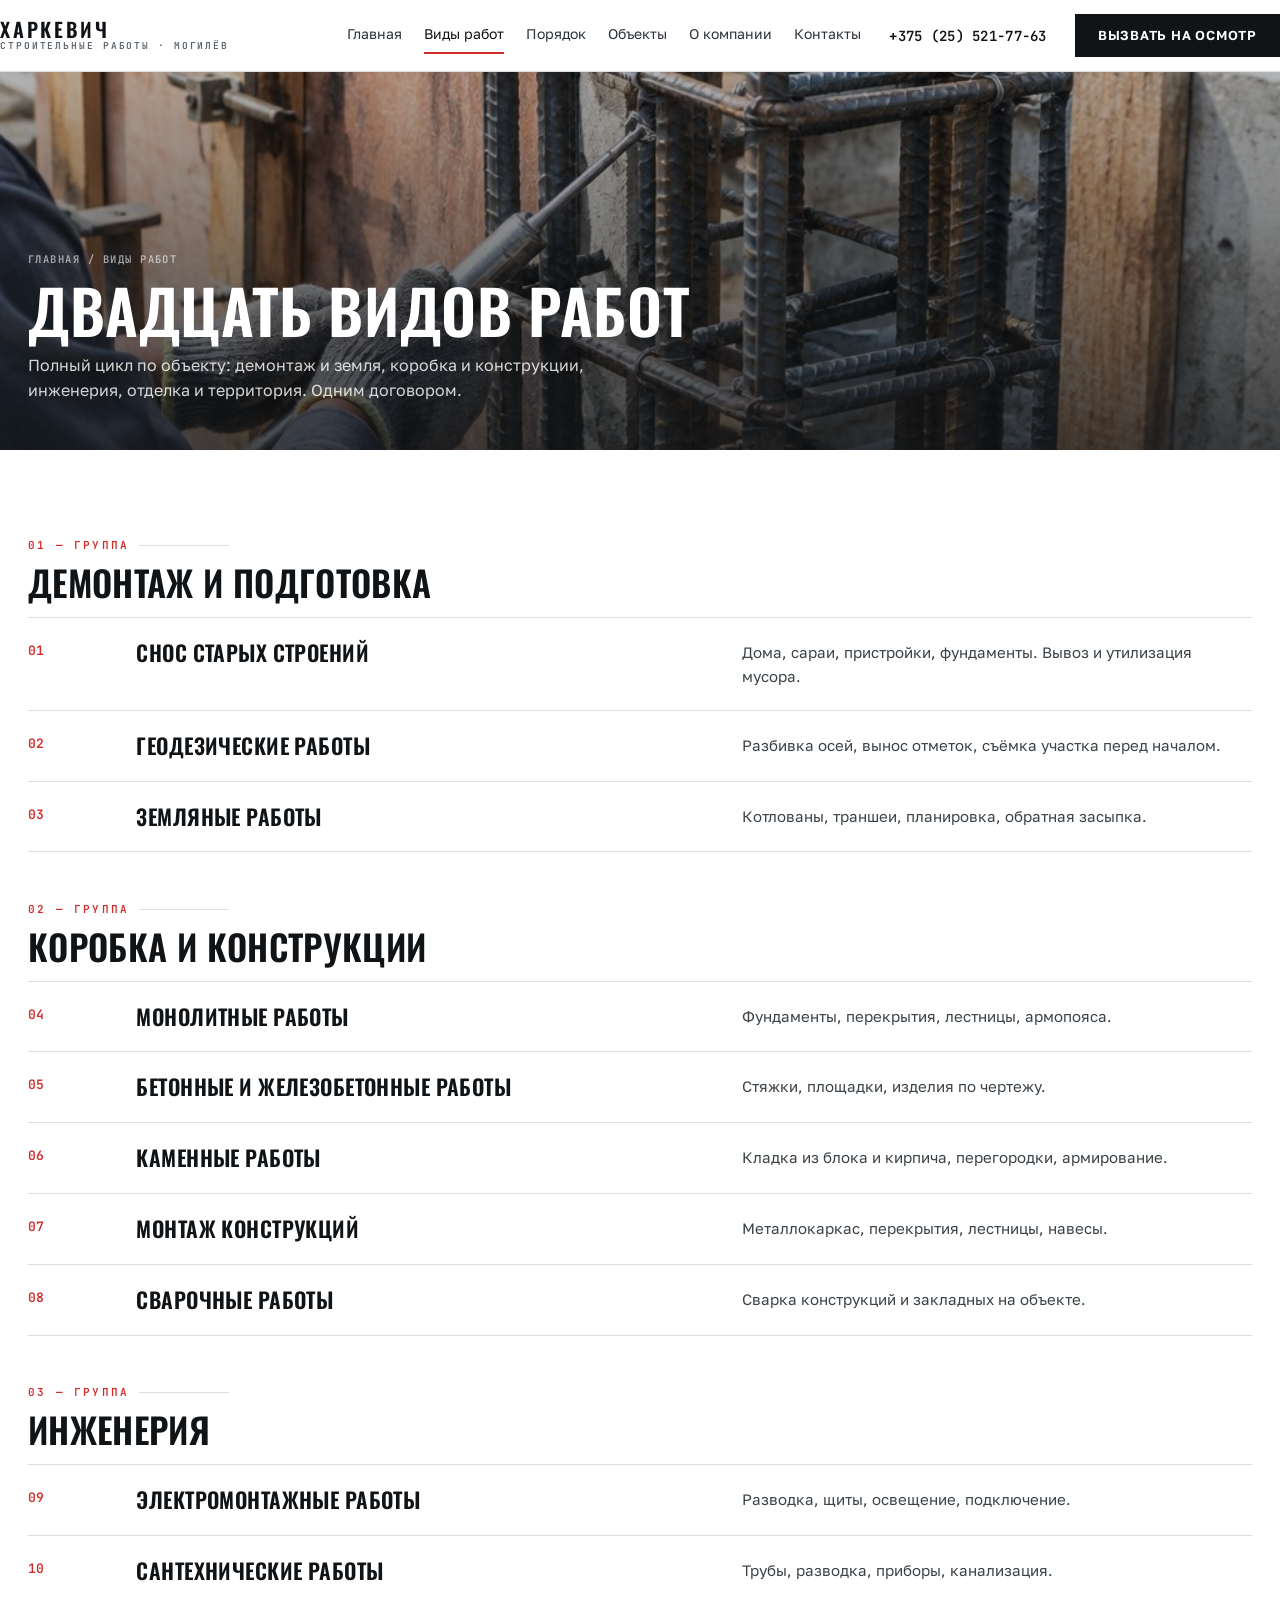
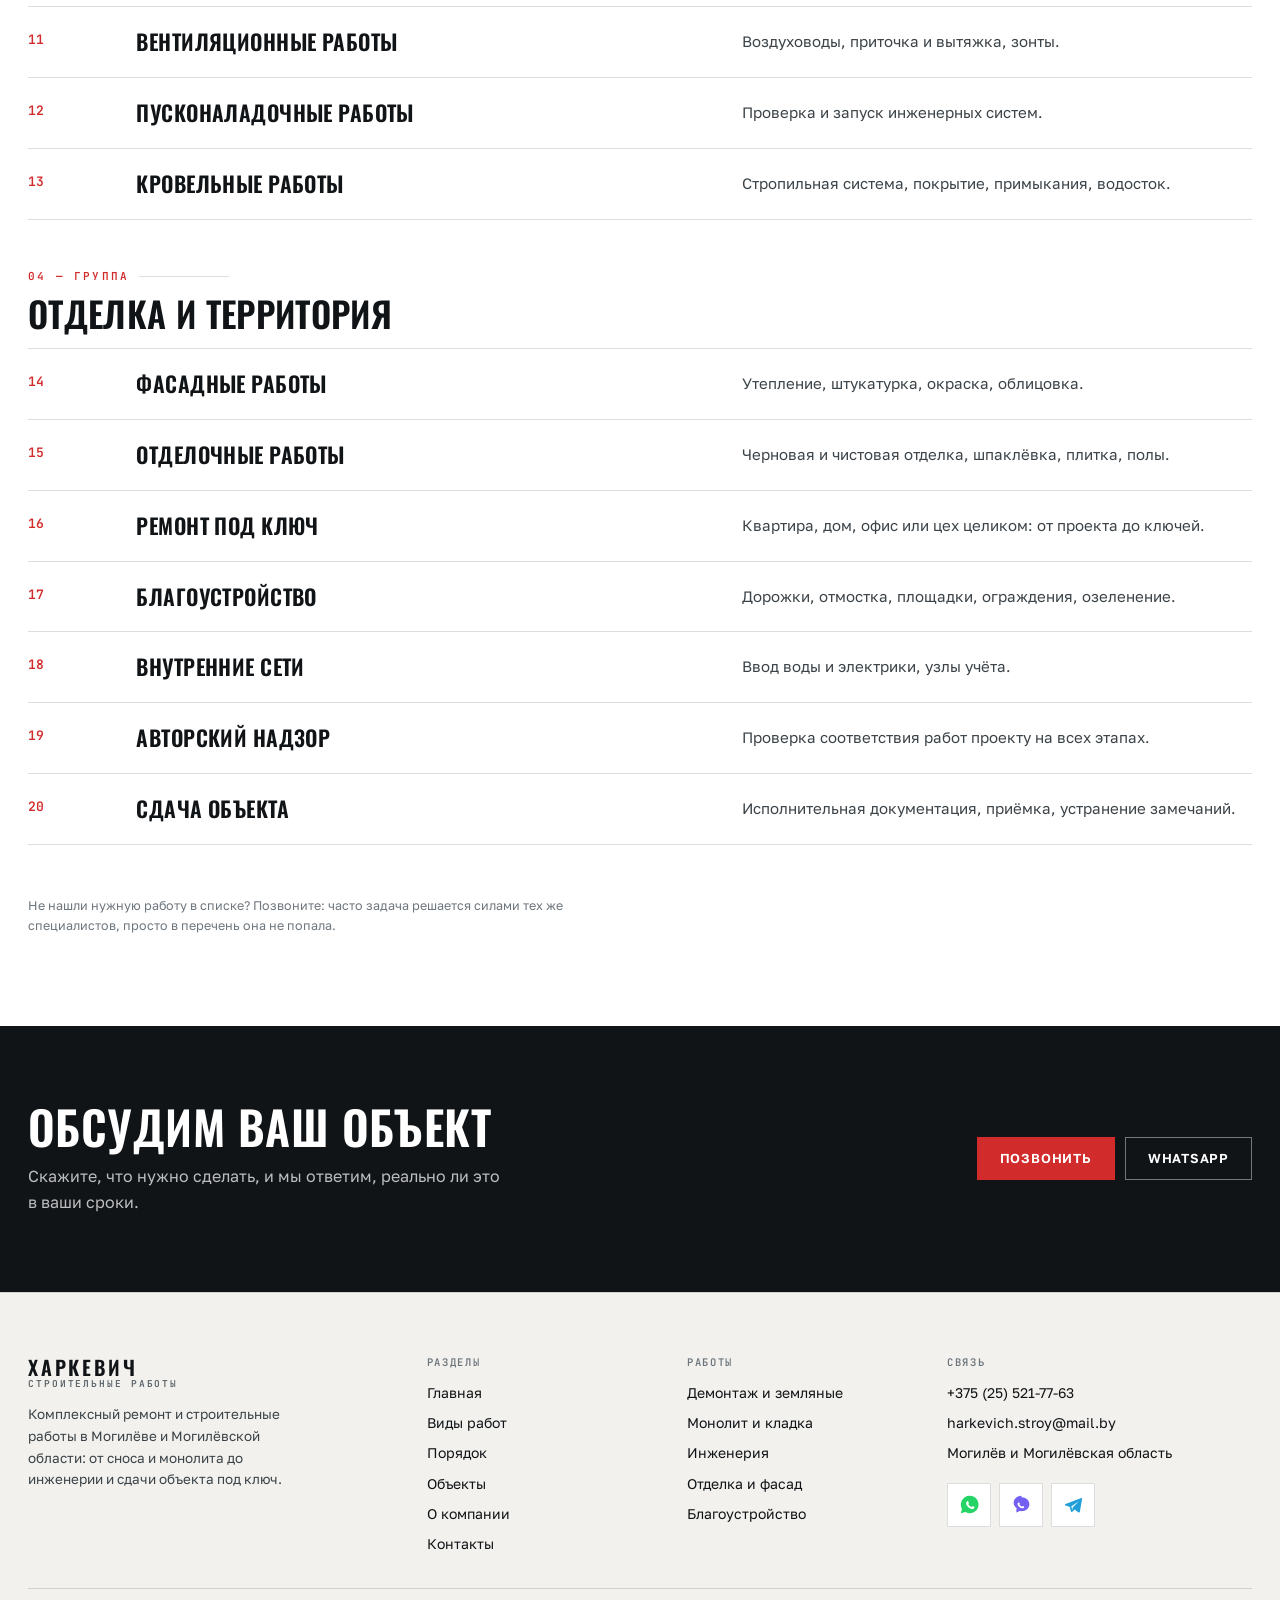
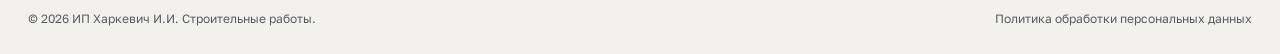
<file: uslugi.html>
<!DOCTYPE html>
<html lang="ru">
<head>
<meta charset="utf-8">
<meta name="viewport" content="width=device-width, initial-scale=1">
<title>Виды работ — ИП Харкевич И.И., Могилёв</title>
<meta name="description" content="Двадцать видов строительных работ: снос, геодезия, земляные, монолитные, каменные, кровельные, фасадные, отделочные, электромонтажные, сантехнические, вентиляционные работы.">
<style>
:root{--paper:#fff;--mist:#F2F1ED;--ink:#111417;--graph:#6E767D;--line:rgba(17,20,23,.14);
--red:#D22B2B;--pad:28px;--max:1280px;--disp:'Oswald',Impact,sans-serif;--body:'Golos Text',system-ui,sans-serif;
--mono:'JetBrains Mono',ui-monospace,monospace}
*{box-sizing:border-box}html{-webkit-text-size-adjust:100%}
body{margin:0;background:var(--paper);color:var(--ink);font:16px/1.6 var(--body);-webkit-font-smoothing:antialiased}
img{max-width:100%;display:block}h1,h2,h3{margin:0;font-family:var(--disp);font-weight:600;line-height:1.02;letter-spacing:.01em;text-transform:uppercase}
a{color:inherit;text-decoration:none}[hidden]{display:none!important}
.wrap{width:100%;max-width:var(--max);margin:0 auto;padding:0 var(--pad)}
.header{position:sticky;top:0;z-index:40;background:rgba(255,255,255,.96);border-bottom:1px solid var(--line);backdrop-filter:blur(10px)}
.header__in{display:flex;align-items:center;gap:28px;padding:14px 0}
.logo{display:flex;flex-direction:column;line-height:1.05}
.logo b{font:600 20px/1 var(--disp);letter-spacing:.14em}
.logo span{font:600 9.5px/1.4 var(--mono);letter-spacing:.2em;color:#5A6167;text-transform:uppercase}
.nav{display:flex;gap:22px;margin-left:auto;font-size:14px}
.nav a{padding:6px 0;border-bottom:2px solid transparent;color:#2C3339}
.nav a:hover,.nav a.is-on{border-color:var(--red);color:var(--ink)}
.header__tel{font:600 14px/1 var(--mono);letter-spacing:.02em}
.burger{display:none;width:44px;height:40px;border:1px solid var(--line);background:#fff;align-items:center;justify-content:center;flex-direction:column;gap:4px;cursor:pointer}
.burger i{display:block;width:18px;height:2px;background:var(--ink)}
.btn{display:inline-flex;align-items:center;gap:10px;padding:14px 22px;font:600 13px/1 var(--body);letter-spacing:.06em;text-transform:uppercase;border:1px solid var(--ink);background:var(--ink);color:#fff;cursor:pointer;transition:.2s}
.btn:hover{background:var(--red);border-color:var(--red)}
.btn--line{background:transparent;color:var(--ink)}
.btn--line:hover{background:var(--ink);border-color:var(--ink);color:#fff}
.hero{position:relative;min-height:min(92svh,780px);display:flex;align-items:flex-end;color:#fff;overflow:hidden}
.hero__img{position:absolute;inset:0;width:100%;height:100%;object-fit:cover}
.hero::after{content:'';position:absolute;inset:0;background:linear-gradient(180deg,rgba(17,20,23,.45) 0%,rgba(17,20,23,.18) 34%,rgba(17,20,23,.72) 78%,rgba(17,20,23,.9) 100%)}
.hero__in{position:relative;z-index:2;width:100%;padding:clamp(40px,7vw,74px) 0 clamp(24px,3vw,34px)}
.hero h1{font-size:clamp(2.5rem,7.2vw,5.6rem)}
.hero__lede{max-width:52ch;margin:18px 0 24px;color:rgba(255,255,255,.86);font-size:clamp(.95rem,1.4vw,1.06rem)}
.hero__acts{display:flex;flex-wrap:wrap;gap:12px;margin-bottom:clamp(24px,4vw,44px)}
.hero .btn{background:var(--red);border-color:var(--red)}
.hero .btn:hover{background:#fff;border-color:#fff;color:var(--ink)}
.hero .btn--line{background:transparent;border-color:rgba(255,255,255,.5);color:#fff}
.hero .btn--line:hover{background:#fff;color:var(--ink)}
.hero__facts{display:grid;grid-template-columns:repeat(4,minmax(0,1fr));border-top:1px solid rgba(255,255,255,.28)}
.hero__facts div{padding:16px 18px 0 0}
.hero__facts b{display:block;font:600 clamp(1.1rem,2vw,1.55rem)/1 var(--disp);letter-spacing:.04em}
.hero__facts span{font-size:11.5px;color:rgba(255,255,255,.66);letter-spacing:.04em}
.drawer{position:fixed;inset:0;z-index:90;background:rgba(17,20,23,.72);display:none}
.drawer[data-open]{display:block}
.drawer__in{position:absolute;inset:0 0 0 auto;width:min(420px,92vw);background:#fff;padding:26px;overflow-y:auto}
body.is-locked{overflow:hidden}
.mbar{display:none}
@media (max-width:1020px){
  .nav{display:none}.burger{display:flex}
  .header__tel{font-size:13px}
  .hero__facts{grid-template-columns:1fr 1fr}
}
</style>
<link rel="preconnect" href="https://fonts.googleapis.com">
<link rel="preconnect" href="https://fonts.gstatic.com" crossorigin>
<link href="https://fonts.googleapis.com/css2?family=Oswald:wght@400;500;600;700&family=Golos+Text:wght@400;500;600;700&family=JetBrains+Mono:wght@400;600&display=swap" rel="stylesheet">
<link rel="stylesheet" href="assets/css/style.css">
<link rel="icon" href="assets/img/favicon.svg" type="image/svg+xml">

</head>
<body>
<header class="header"><div class="wrap header__in">
<a class="logo" href="index.html"><b>ХАРКЕВИЧ</b><span>строительные работы · Могилёв</span></a>
<nav class="nav" aria-label="Основное меню"><a href="index.html">Главная</a><a href="uslugi.html" class="is-on">Виды работ</a><a href="etapy.html">Порядок</a><a href="raboty.html">Объекты</a><a href="o-kompanii.html">О компании</a><a href="kontakty.html">Контакты</a></nav>
<a class="header__tel" href="tel:+375255217763">+375 (25) 521-77-63</a>
<a class="btn" href="https://wa.me/375255217763" target="_blank" rel="noopener">Вызвать на осмотр</a>
<button class="burger" type="button" aria-label="Меню" aria-expanded="false" aria-controls="drawer"><i></i><i></i><i></i></button>
</div></header>
<div class="drawer" id="drawer" role="dialog" aria-modal="true" aria-label="Меню" hidden>
<div class="drawer__in">
<div style="display:flex;justify-content:space-between;align-items:center;margin-bottom:22px">
<a class="logo" href="index.html"><b>ХАРКЕВИЧ</b><span>строительные работы</span></a>
<button class="burger" type="button" data-close aria-label="Закрыть меню" style="display:flex"><i style="transform:rotate(45deg) translateY(3px)"></i><i style="transform:rotate(-45deg) translateY(-3px)"></i></button>
</div>
<nav style="display:grid;gap:2px;font:600 20px/1 var(--disp);text-transform:uppercase;letter-spacing:.04em;margin-bottom:24px">
<a href="index.html" style="padding:14px 0;border-bottom:1px solid var(--line)">Главная</a><a href="uslugi.html" style="padding:14px 0;border-bottom:1px solid var(--line)">Виды работ</a><a href="etapy.html" style="padding:14px 0;border-bottom:1px solid var(--line)">Порядок</a><a href="raboty.html" style="padding:14px 0;border-bottom:1px solid var(--line)">Объекты</a><a href="o-kompanii.html" style="padding:14px 0;border-bottom:1px solid var(--line)">О компании</a><a href="kontakty.html" style="padding:14px 0;border-bottom:1px solid var(--line)">Контакты</a>
</nav>
<a class="btn" style="width:100%;justify-content:center" href="tel:+375255217763">Позвонить +375 (25) 521-77-63</a>
<p style="font-size:13px;color:var(--graph);margin:14px 0 0">Могилёв и Могилёвская область. Выезд на объект для осмотра и оценки объёма работ.</p>
</div></div>
<main>
<section class="phero"><img src="assets/img/monolit.jpg" alt="Монолитные работы на объекте" width="1800" height="1000">
<div class="phero__in"><div class="wrap"><div class="crumbs"><a href="index.html">Главная</a> / Виды работ</div>
<h1>Двадцать видов работ</h1><p>Полный цикл по объекту: демонтаж и земля, коробка и конструкции, инженерия, отделка и территория. Одним договором.</p></div></div></section>
<section class="section"><div class="wrap"><div style="margin-bottom:clamp(30px,4vw,54px)"><p class="kick">01 — группа</p><h2 class="h2" style="font-size:clamp(1.5rem,3vw,2.2rem);margin-bottom:16px">Демонтаж и подготовка</h2><div class="steps"><div class="step"><span class="step__n">01</span><b>Снос старых строений</b><p>Дома, сараи, пристройки, фундаменты. Вывоз и утилизация мусора.</p></div><div class="step"><span class="step__n">02</span><b>Геодезические работы</b><p>Разбивка осей, вынос отметок, съёмка участка перед началом.</p></div><div class="step"><span class="step__n">03</span><b>Земляные работы</b><p>Котлованы, траншеи, планировка, обратная засыпка.</p></div></div></div><div style="margin-bottom:clamp(30px,4vw,54px)"><p class="kick">02 — группа</p><h2 class="h2" style="font-size:clamp(1.5rem,3vw,2.2rem);margin-bottom:16px">Коробка и конструкции</h2><div class="steps"><div class="step"><span class="step__n">04</span><b>Монолитные работы</b><p>Фундаменты, перекрытия, лестницы, армопояса.</p></div><div class="step"><span class="step__n">05</span><b>Бетонные и железобетонные работы</b><p>Стяжки, площадки, изделия по чертежу.</p></div><div class="step"><span class="step__n">06</span><b>Каменные работы</b><p>Кладка из блока и кирпича, перегородки, армирование.</p></div><div class="step"><span class="step__n">07</span><b>Монтаж конструкций</b><p>Металлокаркас, перекрытия, лестницы, навесы.</p></div><div class="step"><span class="step__n">08</span><b>Сварочные работы</b><p>Сварка конструкций и закладных на объекте.</p></div></div></div><div style="margin-bottom:clamp(30px,4vw,54px)"><p class="kick">03 — группа</p><h2 class="h2" style="font-size:clamp(1.5rem,3vw,2.2rem);margin-bottom:16px">Инженерия</h2><div class="steps"><div class="step"><span class="step__n">09</span><b>Электромонтажные работы</b><p>Разводка, щиты, освещение, подключение.</p></div><div class="step"><span class="step__n">10</span><b>Сантехнические работы</b><p>Трубы, разводка, приборы, канализация.</p></div><div class="step"><span class="step__n">11</span><b>Вентиляционные работы</b><p>Воздуховоды, приточка и вытяжка, зонты.</p></div><div class="step"><span class="step__n">12</span><b>Пусконаладочные работы</b><p>Проверка и запуск инженерных систем.</p></div><div class="step"><span class="step__n">13</span><b>Кровельные работы</b><p>Стропильная система, покрытие, примыкания, водосток.</p></div></div></div><div style="margin-bottom:clamp(30px,4vw,54px)"><p class="kick">04 — группа</p><h2 class="h2" style="font-size:clamp(1.5rem,3vw,2.2rem);margin-bottom:16px">Отделка и территория</h2><div class="steps"><div class="step"><span class="step__n">14</span><b>Фасадные работы</b><p>Утепление, штукатурка, окраска, облицовка.</p></div><div class="step"><span class="step__n">15</span><b>Отделочные работы</b><p>Черновая и чистовая отделка, шпаклёвка, плитка, полы.</p></div><div class="step"><span class="step__n">16</span><b>Ремонт под ключ</b><p>Квартира, дом, офис или цех целиком: от проекта до ключей.</p></div><div class="step"><span class="step__n">17</span><b>Благоустройство</b><p>Дорожки, отмостка, площадки, ограждения, озеленение.</p></div><div class="step"><span class="step__n">18</span><b>Внутренние сети</b><p>Ввод воды и электрики, узлы учёта.</p></div><div class="step"><span class="step__n">19</span><b>Авторский надзор</b><p>Проверка соответствия работ проекту на всех этапах.</p></div><div class="step"><span class="step__n">20</span><b>Сдача объекта</b><p>Исполнительная документация, приёмка, устранение замечаний.</p></div></div></div>
<p style="font-size:12.5px;color:var(--graph);margin:0;max-width:70ch">Не нашли нужную работу в списке? Позвоните: часто задача решается силами тех же специалистов, просто в перечень она не попала.</p>
</div></section>
<section class="cta"><div class="wrap cta__in"><div><h2>Обсудим ваш объект</h2><p>Скажите, что нужно сделать, и мы ответим, реально ли это в ваши сроки.</p></div>
<div class="cta__acts"><a class="btn" href="tel:+375255217763">Позвонить</a><a class="btn btn--line" href="https://wa.me/375255217763" target="_blank" rel="noopener">WhatsApp</a></div></div></section>
</main>
<footer class="footer"><div class="wrap">
<div class="footer__top">
<div class="footer__about"><a class="logo" href="index.html"><b>ХАРКЕВИЧ</b><span>строительные работы</span></a>
<p>Комплексный ремонт и строительные работы в Могилёве и Могилёвской области: от сноса и монолита до инженерии и сдачи объекта под ключ.</p></div>
<div><h4>Разделы</h4><ul><li><a href="index.html">Главная</a></li><li><a href="uslugi.html">Виды работ</a></li><li><a href="etapy.html">Порядок</a></li><li><a href="raboty.html">Объекты</a></li><li><a href="o-kompanii.html">О компании</a></li><li><a href="kontakty.html">Контакты</a></li></ul></div>
<div><h4>Работы</h4><ul><li><a href="uslugi.html">Демонтаж и земляные</a></li><li><a href="uslugi.html">Монолит и кладка</a></li><li><a href="uslugi.html">Инженерия</a></li><li><a href="uslugi.html">Отделка и фасад</a></li><li><a href="uslugi.html">Благоустройство</a></li></ul></div>
<div><h4>Связь</h4><ul>
<li><a href="tel:+375255217763">+375 (25) 521-77-63</a></li>
<li><a href="mailto:harkevich.stroy@mail.by">harkevich.stroy@mail.by</a></li>
<li>Могилёв и Могилёвская область</li>
<li style="margin-top:10px"><div class="msgr"><a href="https://wa.me/375255217763" target="_blank" rel="noopener" aria-label="WhatsApp" style="color:#25D366"><svg viewBox="0 0 24 24" fill="currentColor" aria-hidden="true"><path d="M12 2a10 10 0 0 0-8.6 15L2 22l5.2-1.4A10 10 0 1 0 12 2m5.3 14.1c-.2.6-1.2 1.2-1.9 1.2-.5 0-1.1 0-2-.4a11 11 0 0 1-4.4-3.9c-.5-.8-.9-1.7-.9-2.5 0-.7.4-1.4.9-1.8.2-.2.4-.3.6-.3h.5c.2 0 .4 0 .5.4l.7 1.6c0 .2 0 .3-.1.5l-.4.5c-.1.2-.2.3 0 .5a8 8 0 0 0 3.4 2.9c.2.1.4.1.5-.1l.6-.7c.1-.2.3-.2.5-.1l1.6.8c.2.1.3.2.3.4s0 .5-.1.9"/></svg></a><a href="viber://chat?number=%2B375255217763" aria-label="Viber" style="color:#7360F2"><svg viewBox="0 0 24 24" fill="currentColor" aria-hidden="true"><path d="M12 2C7 2 3 5.6 3 10c0 2.5 1.3 4.7 3.4 6.1L6 21l4-1.6c.6.1 1.3.2 2 .2 5 0 9-3.6 9-8s-4-8-9-8m3.6 11.3c-.4.9-1.9 1.6-2.7 1.5-2.4-.3-4.6-2.1-5.4-4.4-.3-.8.2-2 1-2.4.3-.2.7 0 .9.3l.7 1.2c.1.3 0 .5-.2.7-.3.2-.2.5.1.9.6.8 1.2 1.2 1.9 1.5.4.2.6 0 .8-.2s.4-.3.7-.2l1.3.6c.3.2.3.6.2.9"/></svg></a><a href="https://t.me/+375255217763" target="_blank" rel="noopener" aria-label="Telegram" style="color:#229ED9"><svg viewBox="0 0 24 24" fill="currentColor" aria-hidden="true"><path d="M21.8 4.2 2.9 11.4c-.9.3-.9 1.5 0 1.8l4.6 1.5 1.7 5.3c.2.7 1 .9 1.5.3l2.5-2.6 4.6 3.4c.6.4 1.4 0 1.5-.7l2.5-15c.1-.8-.6-1.4-1.5-1.2M9.4 14.3l8.4-5.6-6.8 6.6-.2 3z"/></svg></a></div></li>
</ul></div>
</div>
<div class="footer__bottom"><span>© <span id="yr">2026</span> ИП Харкевич И.И. Строительные работы.</span>
<span><a href="politika.html">Политика обработки персональных данных</a></span></div>
</div></footer>
<div class="mbar" role="navigation" aria-label="Быстрая связь">
<a href="tel:+375255217763"><svg viewBox="0 0 24 24" fill="currentColor" aria-hidden="true"><path d="M6.6 10.8a15.5 15.5 0 0 0 6.6 6.6l2.2-2.2a1 1 0 0 1 1-.24c1.1.36 2.3.56 3.5.56a1 1 0 0 1 1 1V20a1 1 0 0 1-1 1A17 17 0 0 1 3 4a1 1 0 0 1 1-1h3.5a1 1 0 0 1 1 1c0 1.2.2 2.4.56 3.5a1 1 0 0 1-.25 1z"/></svg>Позвонить</a>
<a href="https://wa.me/375255217763" target="_blank" rel="noopener"><svg viewBox="0 0 24 24" fill="currentColor" aria-hidden="true"><path d="M12 2a10 10 0 0 0-8.6 15L2 22l5.2-1.4A10 10 0 1 0 12 2m5.3 14.1c-.2.6-1.2 1.2-1.9 1.2-.5 0-1.1 0-2-.4a11 11 0 0 1-4.4-3.9c-.5-.8-.9-1.7-.9-2.5 0-.7.4-1.4.9-1.8.2-.2.4-.3.6-.3h.5c.2 0 .4 0 .5.4l.7 1.6c0 .2 0 .3-.1.5l-.4.5c-.1.2-.2.3 0 .5a8 8 0 0 0 3.4 2.9c.2.1.4.1.5-.1l.6-.7c.1-.2.3-.2.5-.1l1.6.8c.2.1.3.2.3.4s0 .5-.1.9"/></svg>WhatsApp</a>
<a href="viber://chat?number=%2B375255217763"><svg viewBox="0 0 24 24" fill="currentColor" aria-hidden="true"><path d="M12 2C7 2 3 5.6 3 10c0 2.5 1.3 4.7 3.4 6.1L6 21l4-1.6c.6.1 1.3.2 2 .2 5 0 9-3.6 9-8s-4-8-9-8m3.6 11.3c-.4.9-1.9 1.6-2.7 1.5-2.4-.3-4.6-2.1-5.4-4.4-.3-.8.2-2 1-2.4.3-.2.7 0 .9.3l.7 1.2c.1.3 0 .5-.2.7-.3.2-.2.5.1.9.6.8 1.2 1.2 1.9 1.5.4.2.6 0 .8-.2s.4-.3.7-.2l1.3.6c.3.2.3.6.2.9"/></svg>Viber</a>
<a href="https://t.me/+375255217763" target="_blank" rel="noopener"><svg viewBox="0 0 24 24" fill="currentColor" aria-hidden="true"><path d="M21.8 4.2 2.9 11.4c-.9.3-.9 1.5 0 1.8l4.6 1.5 1.7 5.3c.2.7 1 .9 1.5.3l2.5-2.6 4.6 3.4c.6.4 1.4 0 1.5-.7l2.5-15c.1-.8-.6-1.4-1.5-1.2M9.4 14.3l8.4-5.6-6.8 6.6-.2 3z"/></svg>Telegram</a>
</div>
<script src="assets/js/main.js"></script>
</body>
</html>
</file>
<file: assets/css/style.css>
/* ========== базовое ========== */
.section{padding:clamp(56px,7vw,104px) 0}
.section--mist{background:var(--mist)}
.sec-head{display:grid;grid-template-columns:minmax(0,1fr) minmax(0,.52fr);gap:clamp(16px,4vw,56px);align-items:end;margin-bottom:clamp(24px,3.4vw,44px)}
.kick{display:flex;align-items:center;gap:10px;font:600 11px/1 var(--mono);letter-spacing:.2em;text-transform:uppercase;color:var(--red);margin:0 0 14px}
.kick::after{content:'';flex:1;height:1px;background:var(--line);max-width:90px}
h2.h2{font-size:clamp(1.8rem,4.4vw,3.1rem)}
.sec-head p{margin:0;color:#3B4348;font-size:.97rem;max-width:44ch}
.lede{color:#3B4348;max-width:62ch}

/* ========== 20 работ ========== */
.works{display:grid;grid-template-columns:repeat(4,minmax(0,1fr));gap:0;border-top:1px solid var(--line)}
.work{display:flex;gap:14px;padding:18px 18px 18px 0;border-bottom:1px solid var(--line);align-items:flex-start}
.work__n{font:600 11px/1.6 var(--mono);color:var(--red);padding-top:2px}
.work b{font-weight:600;font-size:.98rem;letter-spacing:-.01em}
.work span{display:block;color:var(--graph);font-size:12.5px;line-height:1.45;margin-top:4px}
.work--link:hover b{color:var(--red)}

/* ========== объём работ ========== */
.scope{display:grid;grid-template-columns:minmax(0,1.35fr) minmax(0,.65fr);gap:clamp(20px,3vw,44px);align-items:start}
.scope__groups{display:grid;gap:22px}
.gr{border-top:1px solid var(--line);padding-top:14px}
.gr__t{font:600 11px/1 var(--mono);letter-spacing:.16em;text-transform:uppercase;color:var(--graph);margin-bottom:12px}
.gr__list{display:grid;grid-template-columns:1fr 1fr;gap:2px 18px}
.chk{display:flex;gap:10px;align-items:flex-start;padding:7px 0;font-size:14px;cursor:pointer;user-select:none;line-height:1.35}
.chk input{appearance:none;-webkit-appearance:none;width:17px;height:17px;min-width:17px;border:1px solid #B9BFC4;margin:1px 0 0;cursor:pointer;position:relative;background:#fff}
.chk input:checked{background:var(--ink);border-color:var(--ink)}
.chk input:checked::after{content:'';position:absolute;left:4px;top:1px;width:6px;height:10px;border:2px solid #fff;border-top:0;border-left:0;transform:rotate(40deg)}
.chk input:focus-visible{outline:2px solid var(--red);outline-offset:2px}
.scope__sum{position:sticky;top:96px;border:1px solid var(--ink);padding:clamp(18px,2.2vw,26px);background:#fff}
.scope__n{font:600 clamp(2.6rem,6vw,3.6rem)/1 var(--disp);letter-spacing:.02em}
.scope__lbl{font:600 11px/1 var(--mono);letter-spacing:.16em;text-transform:uppercase;color:var(--graph);margin-bottom:8px}
.scope__list{margin:16px 0;padding:0;list-style:none;font-size:13px;color:#2C3339;display:grid;gap:6px;max-height:190px;overflow:auto}
.scope__list li{padding-left:16px;position:relative}
.scope__list li::before{content:'';position:absolute;left:0;top:7px;width:6px;height:6px;background:var(--red)}
.scope__empty{font-size:13px;color:var(--graph);margin:16px 0}
.scope .btn{width:100%;justify-content:center;margin-top:6px}
.scope__note{font-size:11.5px;color:var(--graph);margin:12px 0 0;line-height:1.5}

/* ========== сроки / гант ========== */
.gantt{display:grid;grid-template-columns:minmax(0,.42fr) minmax(0,.58fr);gap:clamp(22px,4vw,54px);align-items:start}
.ctl{margin-bottom:18px}
.ctl__l{display:flex;justify-content:space-between;align-items:baseline;font-size:12px;letter-spacing:.06em;text-transform:uppercase;color:var(--graph);margin-bottom:8px}
.ctl__l b{font:600 15px/1 var(--mono);color:var(--ink);letter-spacing:0;text-transform:none}
.chips{display:flex;flex-wrap:wrap;gap:6px}
.chip{padding:9px 13px;border:1px solid var(--line);background:#fff;font:500 13px/1 var(--body);cursor:pointer;transition:.15s}
.chip:hover{border-color:var(--ink)}
.chip.is-on{background:var(--ink);border-color:var(--ink);color:#fff}
.rng{appearance:none;-webkit-appearance:none;width:100%;height:2px;background:#C9CDD1;outline:none;margin:12px 0 4px}
.rng::-webkit-slider-thumb{-webkit-appearance:none;width:20px;height:20px;background:var(--red);border:3px solid #fff;box-shadow:0 0 0 1px var(--red);cursor:pointer;border-radius:0}
.rng::-moz-range-thumb{width:16px;height:16px;background:var(--red);border:3px solid #fff;border-radius:0;cursor:pointer}
.gantt__out{border:1px solid var(--line);background:#fff;padding:clamp(16px,2vw,24px)}
.gantt__total{display:flex;align-items:baseline;gap:10px;margin-bottom:6px}
.gantt__total b{font:600 clamp(2.4rem,5vw,3.4rem)/1 var(--disp)}
.gantt__total span{font:600 11px/1 var(--mono);letter-spacing:.14em;text-transform:uppercase;color:var(--graph)}
.gantt svg{width:100%;height:auto;display:block;margin:12px 0 6px}
.gantt__rows{display:grid;gap:1px;margin-top:10px}
.grow{display:grid;grid-template-columns:minmax(0,1fr) auto;gap:10px;padding:8px 0;border-bottom:1px dotted var(--line);font-size:13px}
.grow span{color:#3B4348}.grow b{font:600 12px/1.4 var(--mono);color:var(--ink)}
.gantt__note{font-size:11.5px;color:var(--graph);margin:12px 0 0;line-height:1.5}

/* ========== фото ========== */
.gal{display:grid;grid-template-columns:repeat(3,minmax(0,1fr));gap:clamp(10px,1.6vw,18px)}
.gal figure{margin:0;position:relative;overflow:hidden;background:var(--mist)}
.gal img{width:100%;height:100%;object-fit:cover;aspect-ratio:4/3;transition:transform .5s}
.gal figure:hover img{transform:scale(1.03)}
.gal figcaption{position:absolute;left:0;right:0;bottom:0;padding:12px 14px;font:600 10.5px/1.5 var(--mono);letter-spacing:.12em;text-transform:uppercase;color:#fff;background:linear-gradient(0deg,rgba(17,20,23,.86),transparent)}
.gal figure.wide{grid-column:span 2}
.gal figure.wide img{aspect-ratio:8/3}

/* ========== этапы ========== */
.steps{display:grid;gap:0;border-top:1px solid var(--line)}
.step{display:grid;grid-template-columns:70px minmax(0,1fr) minmax(0,.9fr);gap:clamp(12px,3vw,40px);padding:22px 0;border-bottom:1px solid var(--line);align-items:start}
.step__n{font:600 13px/1 var(--mono);color:var(--red);padding-top:4px}
.step b{font:600 clamp(1.05rem,2vw,1.35rem)/1.2 var(--disp);text-transform:uppercase;letter-spacing:.02em}
.step p{margin:0;color:#3B4348;font-size:.94rem}

/* ========== faq ========== */
.faq{border-top:1px solid var(--line)}
.faq details{border-bottom:1px solid var(--line)}
.faq summary{list-style:none;cursor:pointer;padding:18px 0;display:flex;gap:16px;align-items:flex-start;font-weight:600;font-size:1.02rem}
.faq summary::-webkit-details-marker{display:none}
.faq summary::after{content:'+';margin-left:auto;font:400 20px/1 var(--body);color:var(--red)}
.faq details[open] summary::after{content:'–'}
.faq p{margin:0 0 20px;color:#3B4348;max-width:70ch;font-size:.95rem}

/* ========== cta / футер ========== */
.cta{background:var(--ink);color:#fff;padding:clamp(48px,6vw,84px) 0}
.cta__in{display:grid;grid-template-columns:minmax(0,1.2fr) minmax(0,.8fr);gap:clamp(20px,4vw,50px);align-items:center}
.cta h2{font-size:clamp(1.7rem,4vw,2.9rem)}
.cta p{color:rgba(255,255,255,.72);margin:14px 0 0;max-width:48ch}
.cta__acts{display:flex;flex-wrap:wrap;gap:10px;justify-content:flex-end}
.cta .btn{background:var(--red);border-color:var(--red)}
.cta .btn:hover{background:#fff;border-color:#fff;color:var(--ink)}
.cta .btn--line{background:transparent;border-color:rgba(255,255,255,.42);color:#fff}
.cta .btn--line:hover{background:#fff;color:var(--ink)}
.footer{background:var(--mist);border-top:1px solid var(--line);padding:clamp(40px,5vw,64px) 0 26px}
.footer__top{display:grid;grid-template-columns:1.3fr .8fr .8fr 1.1fr;gap:clamp(18px,3vw,40px);padding-bottom:32px;border-bottom:1px solid var(--line)}
.footer h4{font:600 10.5px/1 var(--mono);letter-spacing:.16em;text-transform:uppercase;color:var(--graph);margin:0 0 14px}
.footer ul{list-style:none;margin:0;padding:0;display:grid;gap:8px;font-size:14px}
.footer a:hover{color:var(--red)}
.footer__about p{font-size:13.5px;color:#3B4348;margin:14px 0 0;max-width:32ch}
.footer__bottom{display:flex;flex-wrap:wrap;gap:12px;justify-content:space-between;padding-top:20px;font-size:12px;color:#555C62}

/* ========== страницы ========== */
.phero{position:relative;min-height:clamp(300px,42vh,420px);display:flex;align-items:flex-end;color:#fff;overflow:hidden}
.phero img{position:absolute;inset:0;width:100%;height:100%;object-fit:cover}
.phero::after{content:'';position:absolute;inset:0;background:linear-gradient(180deg,rgba(17,20,23,.3),rgba(17,20,23,.78))}
.phero__in{position:relative;z-index:2;padding:clamp(28px,4vw,46px) 0}
.phero h1{font-size:clamp(2rem,5.4vw,3.8rem)}
.phero p{margin:12px 0 0;color:rgba(255,255,255,.82);max-width:56ch}
.crumbs{font:600 10.5px/1 var(--mono);letter-spacing:.14em;text-transform:uppercase;color:rgba(255,255,255,.6);margin-bottom:14px}
.crumbs a:hover{color:#fff}
.two{display:grid;grid-template-columns:minmax(0,1fr) minmax(0,.85fr);gap:clamp(20px,4vw,60px);align-items:start}
.card{background:#fff;border:1px solid var(--line);padding:clamp(18px,2.4vw,30px)}
.grid3{display:grid;grid-template-columns:repeat(3,minmax(0,1fr));gap:clamp(12px,2vw,22px)}
.grid2{display:grid;grid-template-columns:repeat(2,minmax(0,1fr));gap:clamp(12px,2vw,22px)}
.fact b{display:block;font:600 clamp(1.6rem,3vw,2.3rem)/1 var(--disp);color:var(--ink)}
.fact span{font-size:12px;color:var(--graph);letter-spacing:.04em;text-transform:uppercase}
.form{display:grid;gap:12px}
.form label{display:grid;gap:6px;font-size:12px;letter-spacing:.06em;text-transform:uppercase;color:var(--graph)}
.form input,.form textarea,.form select{font:15px/1.5 var(--body);padding:12px 14px;border:1px solid var(--line);background:#fff;color:var(--ink);width:100%}
.form input:focus,.form textarea:focus,.form select:focus{outline:2px solid var(--red);outline-offset:-1px}
.form textarea{min-height:96px;resize:vertical}
.dl{display:grid;gap:0;margin:0}
.dl div{display:grid;grid-template-columns:minmax(0,.42fr) minmax(0,1fr);gap:12px;padding:11px 0;border-bottom:1px solid var(--line);font-size:14px}
.dl dt{color:var(--graph);margin:0}.dl dd{margin:0;font-weight:500}
.prose p{color:#2C3339;margin:0 0 14px;max-width:72ch}
.prose h3{font-size:1.15rem;margin:26px 0 10px}
.prose ul{color:#2C3339;padding-left:20px;margin:0 0 14px}
.prose li{margin-bottom:6px}
.msgr{display:flex;gap:8px;flex-wrap:wrap}
.msgr a{width:44px;height:44px;display:grid;place-items:center;border:1px solid var(--line);background:#fff}
.msgr svg{width:21px;height:21px}

@media (max-width:1020px){
  .works{grid-template-columns:1fr 1fr}
  .scope,.gantt,.two,.cta__in{grid-template-columns:minmax(0,1fr)}
  .scope__sum{position:static}
  .sec-head{grid-template-columns:minmax(0,1fr)}
  .gal{grid-template-columns:1fr 1fr}.gal figure.wide{grid-column:span 2}
  .footer__top{grid-template-columns:1fr 1fr}
  .footer__top>*{min-width:0}
  .step{grid-template-columns:44px minmax(0,1fr)}
  .step p{grid-column:2}
}
@media (max-width:720px){
  :root{--pad:20px}
  .works{grid-template-columns:1fr}
  .gr__list{grid-template-columns:1fr}
  .grid3,.grid2,.gal{grid-template-columns:1fr}
  .gal figure.wide{grid-column:auto}
  .gal figure.wide img{aspect-ratio:4/3}
  .cta__acts{justify-content:flex-start}
  .hero__facts{grid-template-columns:1fr 1fr;gap:0}
  .header__tel{display:none}
  .dl div{grid-template-columns:1fr}
  .footer__top{grid-template-columns:minmax(0,1fr)!important}
  .mbar{position:fixed;left:0;right:0;bottom:0;z-index:60;display:grid;grid-template-columns:repeat(4,1fr);gap:1px;background:var(--line);border-top:1px solid var(--line)}
  .mbar a{display:flex;flex-direction:column;align-items:center;gap:3px;padding:8px 2px 7px;background:#fff;font-size:10px;color:var(--ink)}
  .mbar svg{width:19px;height:19px}
  .mbar a:first-child{color:var(--red);font-weight:600}
  .mbar a:nth-child(2) svg{color:#25D366}.mbar a:nth-child(3) svg{color:#7360F2}.mbar a:nth-child(4) svg{color:#229ED9}
  body{padding-bottom:56px}
}
</file>
